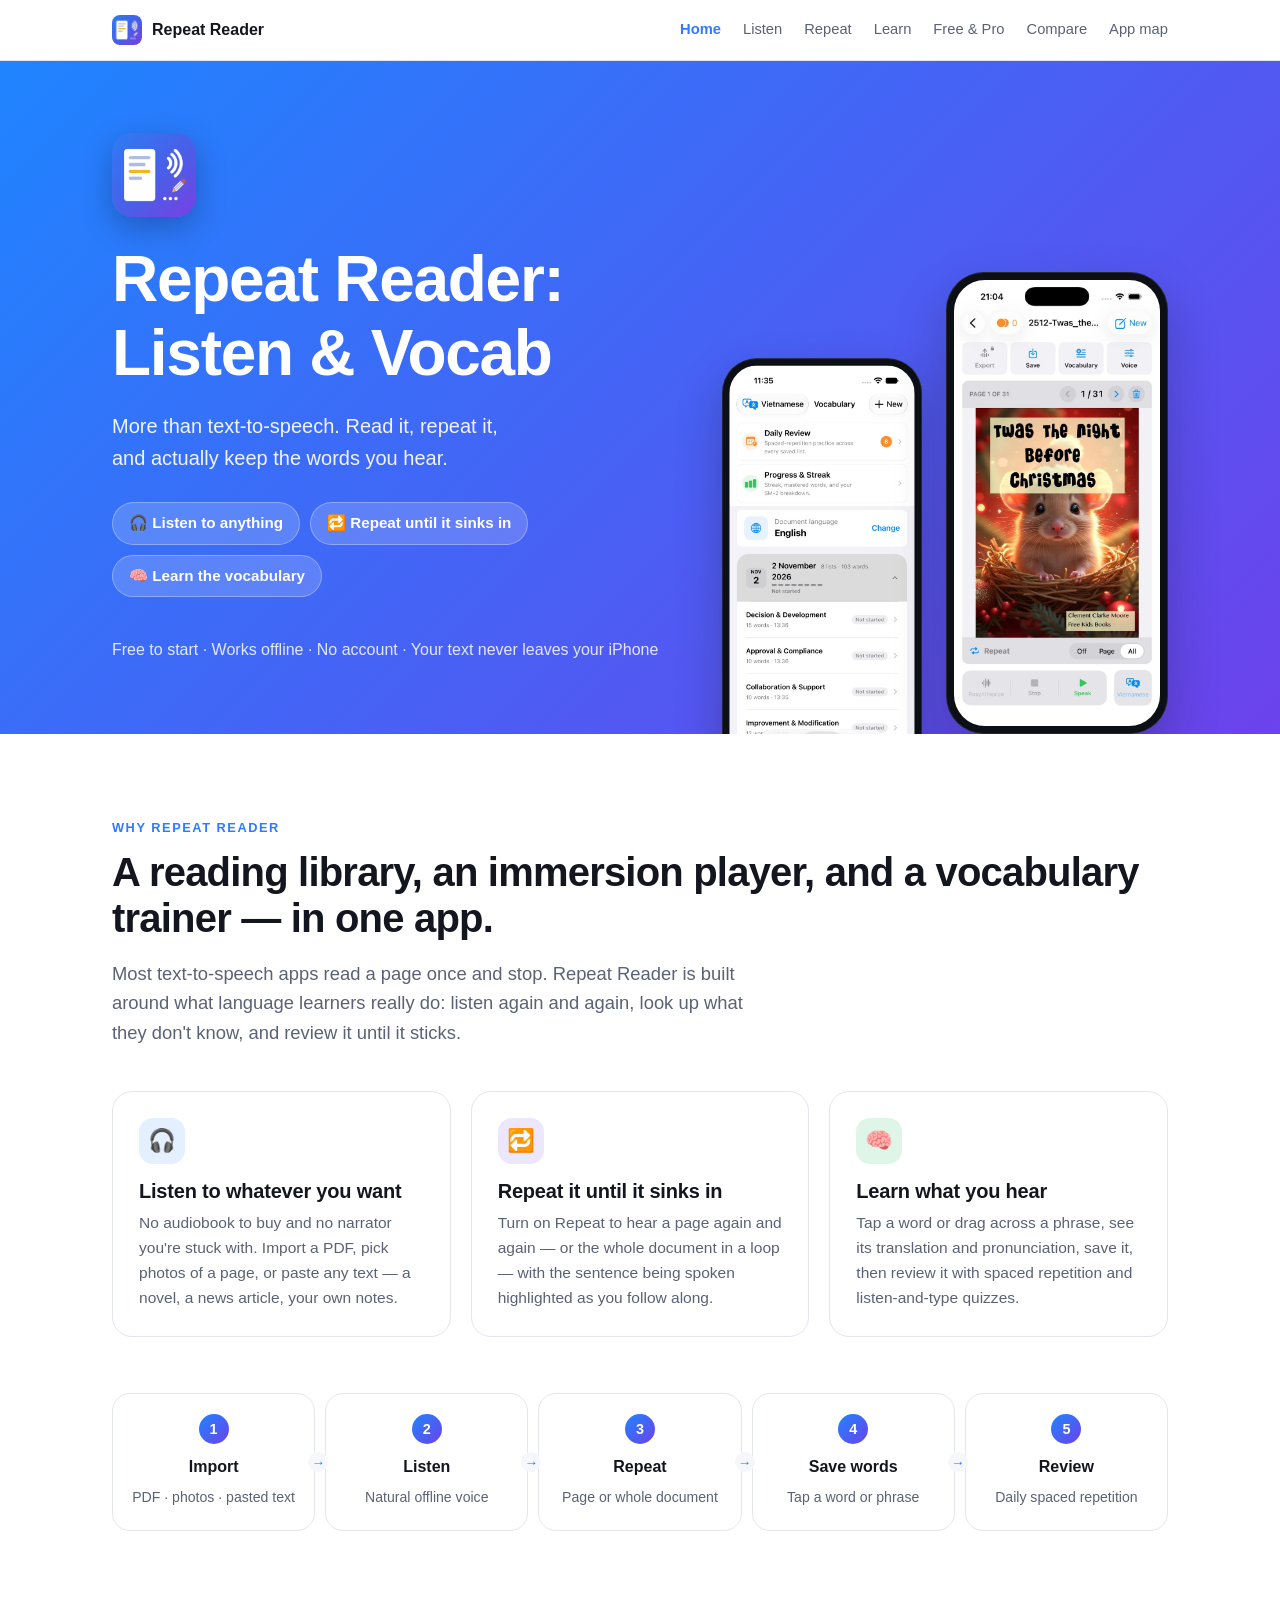
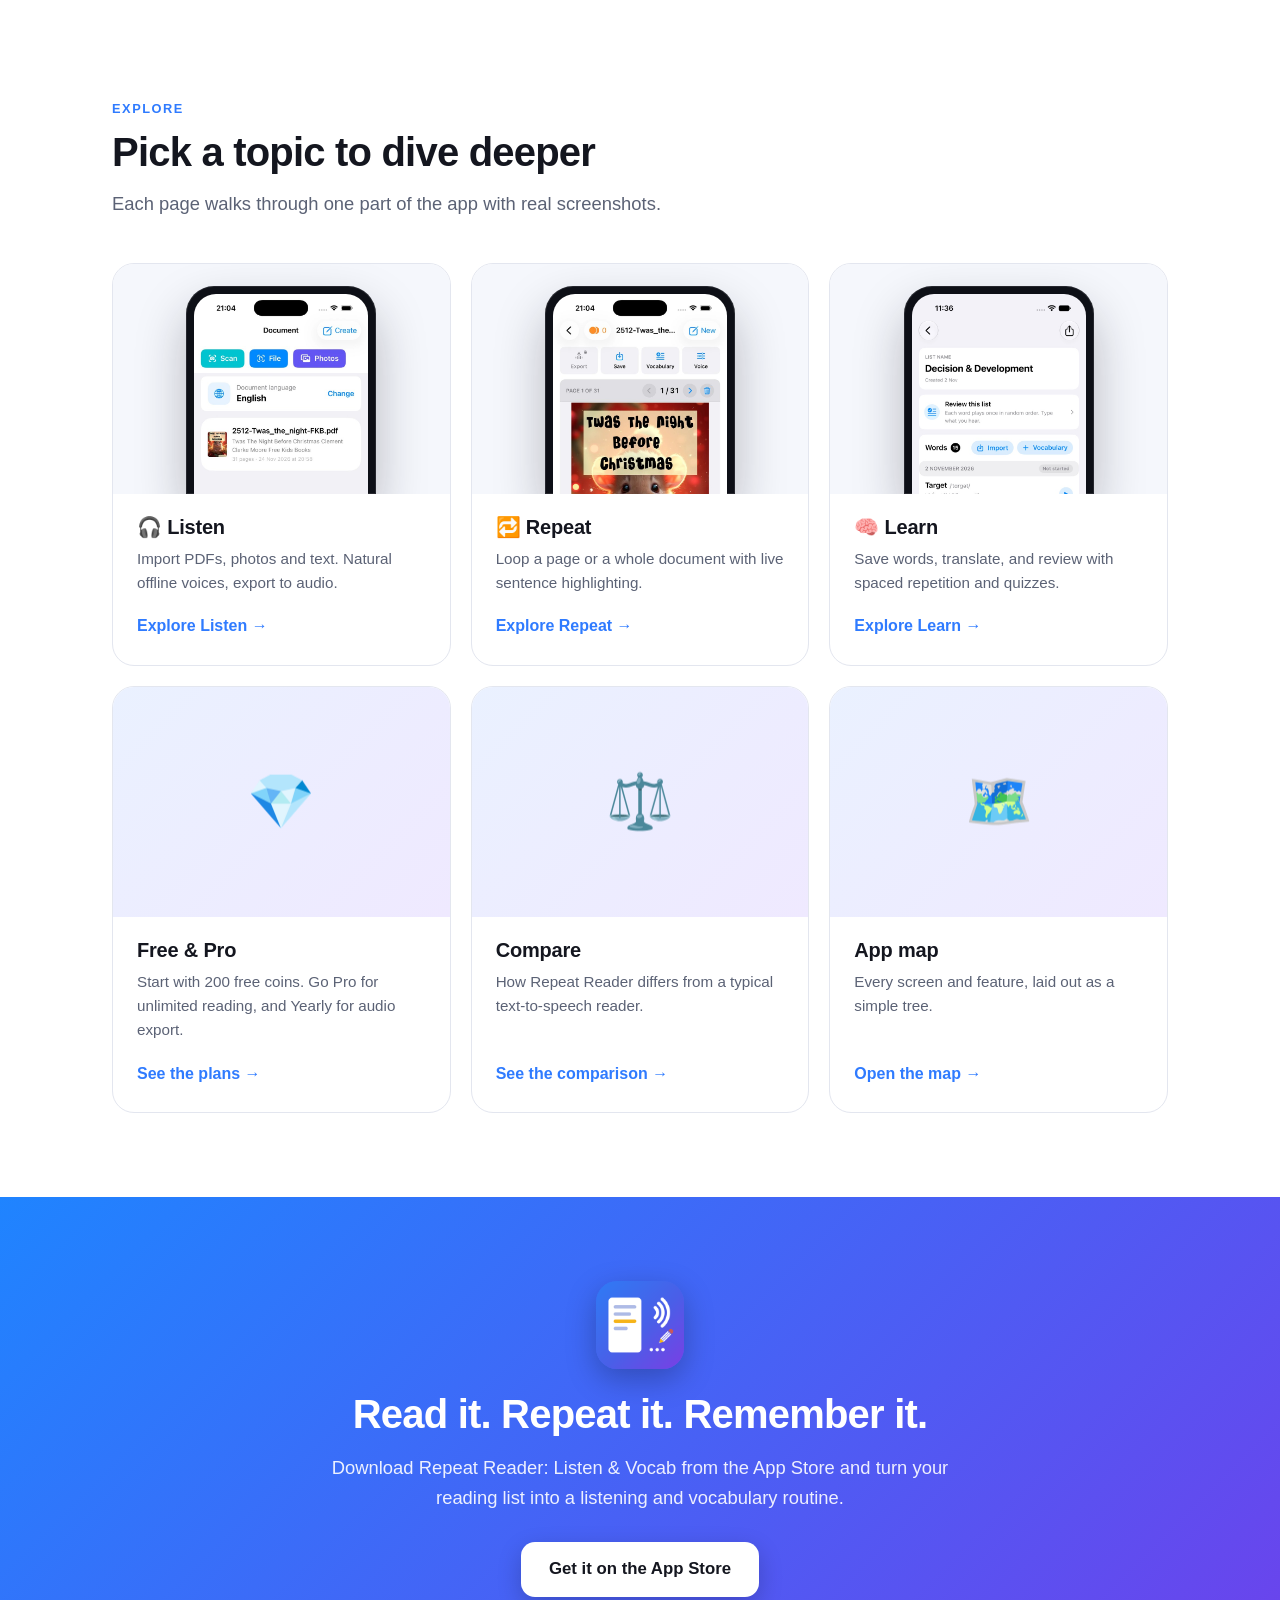
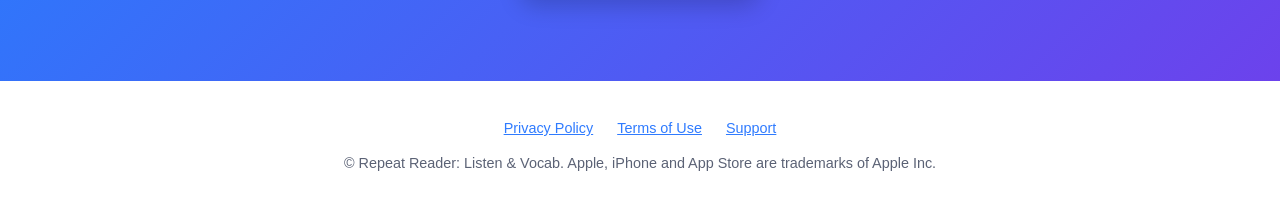
<file: RepeatReader/marketing/index.html>
<!doctype html>
<html lang="en">
<head>
  <meta charset="utf-8">
  <meta name="viewport" content="width=device-width, initial-scale=1">
  <title>Repeat Reader: Listen &amp; Vocab — Read, repeat, learn vocabulary</title>
  <meta name="description" content="More than text-to-speech. Listen to any PDF, photo or text with a natural offline voice, Repeat it until it sinks in, then translate, save and review the vocabulary you hear.">
  <link rel="stylesheet" href="style.css">
</head>
<body>

<nav>
  <div class="wrap">
    <a class="brand" href="index.html"><img src="images/icon.png" alt="Repeat Reader icon"> Repeat Reader</a>
    <ul>
      <li><a href="index.html" class="active" aria-current="page">Home</a></li>
      <li><a href="listen.html">Listen</a></li>
      <li><a href="repeat.html">Repeat</a></li>
      <li><a href="learn.html">Learn</a></li>
      <li><a href="pro.html">Free &amp; Pro</a></li>
      <li><a href="compare.html">Compare</a></li>
      <li><a href="map.html">App map</a></li>
    </ul>
  </div>
</nav>

<header class="hero">
  <div class="wrap hero-grid">
    <div style="padding-bottom:72px">
      <img class="icon" src="images/icon.png" alt="Repeat Reader app icon">
      <h1>Repeat Reader:<br>Listen &amp; Vocab</h1>
      <p class="sub">More than text-to-speech. Read it, repeat it, and actually keep the words you hear.</p>
      <div class="pillars">
        <span class="pill">🎧 Listen to anything</span>
        <span class="pill">🔁 Repeat until it sinks in</span>
        <span class="pill">🧠 Learn the vocabulary</span>
      </div>
      <p style="opacity:.85">Free to start · Works offline · No account · Your text never leaves your iPhone</p>
    </div>
    <div class="hero-phones">
      <div class="phone"><img src="images/vocab.jpg" alt="Vocabulary tab with Daily Review and saved lists"></div>
      <div class="phone"><img src="images/reader.jpg" alt="Reader with the Repeat control and the Speak button"></div>
    </div>
  </div>
</header>

<section>
  <div class="wrap">
    <div class="eyebrow">Why Repeat Reader</div>
    <h2>A reading library, an immersion player, and a vocabulary trainer — in one app.</h2>
    <p class="lead" style="margin-top:18px">Most text-to-speech apps read a page once and stop. Repeat Reader is built around what language learners really do: listen again and again, look up what they don't know, and review it until it sticks.</p>

    <div class="cards">
      <div class="card">
        <div class="ico i-blue">🎧</div>
        <h3>Listen to whatever you want</h3>
        <p>No audiobook to buy and no narrator you're stuck with. Import a PDF, pick photos of a page, or paste any text — a novel, a news article, your own notes.</p>
      </div>
      <div class="card">
        <div class="ico i-purple">🔁</div>
        <h3>Repeat it until it sinks in</h3>
        <p>Turn on Repeat to hear a page again and again — or the whole document in a loop — with the sentence being spoken highlighted as you follow along.</p>
      </div>
      <div class="card">
        <div class="ico i-green">🧠</div>
        <h3>Learn what you hear</h3>
        <p>Tap a word or drag across a phrase, see its translation and pronunciation, save it, then review it with spaced repetition and listen-and-type quizzes.</p>
      </div>
    </div>

    <div class="loop" style="margin-top:56px">
      <div class="step"><div class="n">1</div><b>Import</b><span>PDF · photos · pasted text</span></div>
      <div class="step"><div class="n">2</div><b>Listen</b><span>Natural offline voice</span></div>
      <div class="step"><div class="n">3</div><b>Repeat</b><span>Page or whole document</span></div>
      <div class="step"><div class="n">4</div><b>Save words</b><span>Tap a word or phrase</span></div>
      <div class="step"><div class="n">5</div><b>Review</b><span>Daily spaced repetition</span></div>
    </div>
  </div>
</section>

<section>
  <div class="wrap">
    <div class="eyebrow">Explore</div>
    <h2>Pick a topic to dive deeper</h2>
    <p class="lead" style="margin-top:14px">Each page walks through one part of the app with real screenshots.</p>
    <div class="explore">
      <a class="tile" href="listen.html">
        <div class="thumb"><div class="phone"><img src="images/library.jpg" alt=""></div></div>
        <div class="body"><h3>🎧 Listen</h3><p>Import PDFs, photos and text. Natural offline voices, export to audio.</p><span class="go-link">Explore Listen →</span></div>
      </a>
      <a class="tile" href="repeat.html">
        <div class="thumb"><div class="phone"><img src="images/reader.jpg" alt=""></div></div>
        <div class="body"><h3>🔁 Repeat</h3><p>Loop a page or a whole document with live sentence highlighting.</p><span class="go-link">Explore Repeat →</span></div>
      </a>
      <a class="tile" href="learn.html">
        <div class="thumb"><div class="phone"><img src="images/list.jpg" alt=""></div></div>
        <div class="body"><h3>🧠 Learn</h3><p>Save words, translate, and review with spaced repetition and quizzes.</p><span class="go-link">Explore Learn →</span></div>
      </a>
      <a class="tile" href="pro.html">
        <div class="thumb plain">💎</div>
        <div class="body"><h3>Free &amp; Pro</h3><p>Start with 200 free coins. Go Pro for unlimited reading, and Yearly for audio export.</p><span class="go-link">See the plans →</span></div>
      </a>
      <a class="tile" href="compare.html">
        <div class="thumb plain">⚖️</div>
        <div class="body"><h3>Compare</h3><p>How Repeat Reader differs from a typical text-to-speech reader.</p><span class="go-link">See the comparison →</span></div>
      </a>
      <a class="tile" href="map.html">
        <div class="thumb plain">🗺️</div>
        <div class="body"><h3>App map</h3><p>Every screen and feature, laid out as a simple tree.</p><span class="go-link">Open the map →</span></div>
      </a>
    </div>
  </div>
</section>


<section class="cta">
  <div class="wrap">
    <img src="images/icon.png" alt="" style="width:88px;height:88px;border-radius:21px;margin:0 auto 22px;box-shadow:0 10px 30px rgba(0,0,0,.25)">
    <h2>Read it. Repeat it. Remember it.</h2>
    <p class="lead">Download Repeat Reader: Listen &amp; Vocab from the App Store and turn your reading list into a listening and vocabulary routine.</p>
    <a class="store" href="https://apps.apple.com/vn/app/repeat-reader-listen-vocab/id6798490565">Get it on the App Store</a>
  </div>
</section>

<footer>
  <div class="wrap">
    <p>
      <a href="https://chungmai.github.io/Documents/RepeatReader/privacy.html">Privacy Policy</a>
      <a href="https://chungmai.github.io/Documents/RepeatReader/terms.html">Terms of Use</a>
      <a href="mailto:maihuuchung@gmail.com">Support</a>
    </p>
    <p style="margin-top:12px">© Repeat Reader: Listen &amp; Vocab. Apple, iPhone and App Store are trademarks of Apple Inc.</p>
  </div>
</footer>

</body>
</html>
</file>
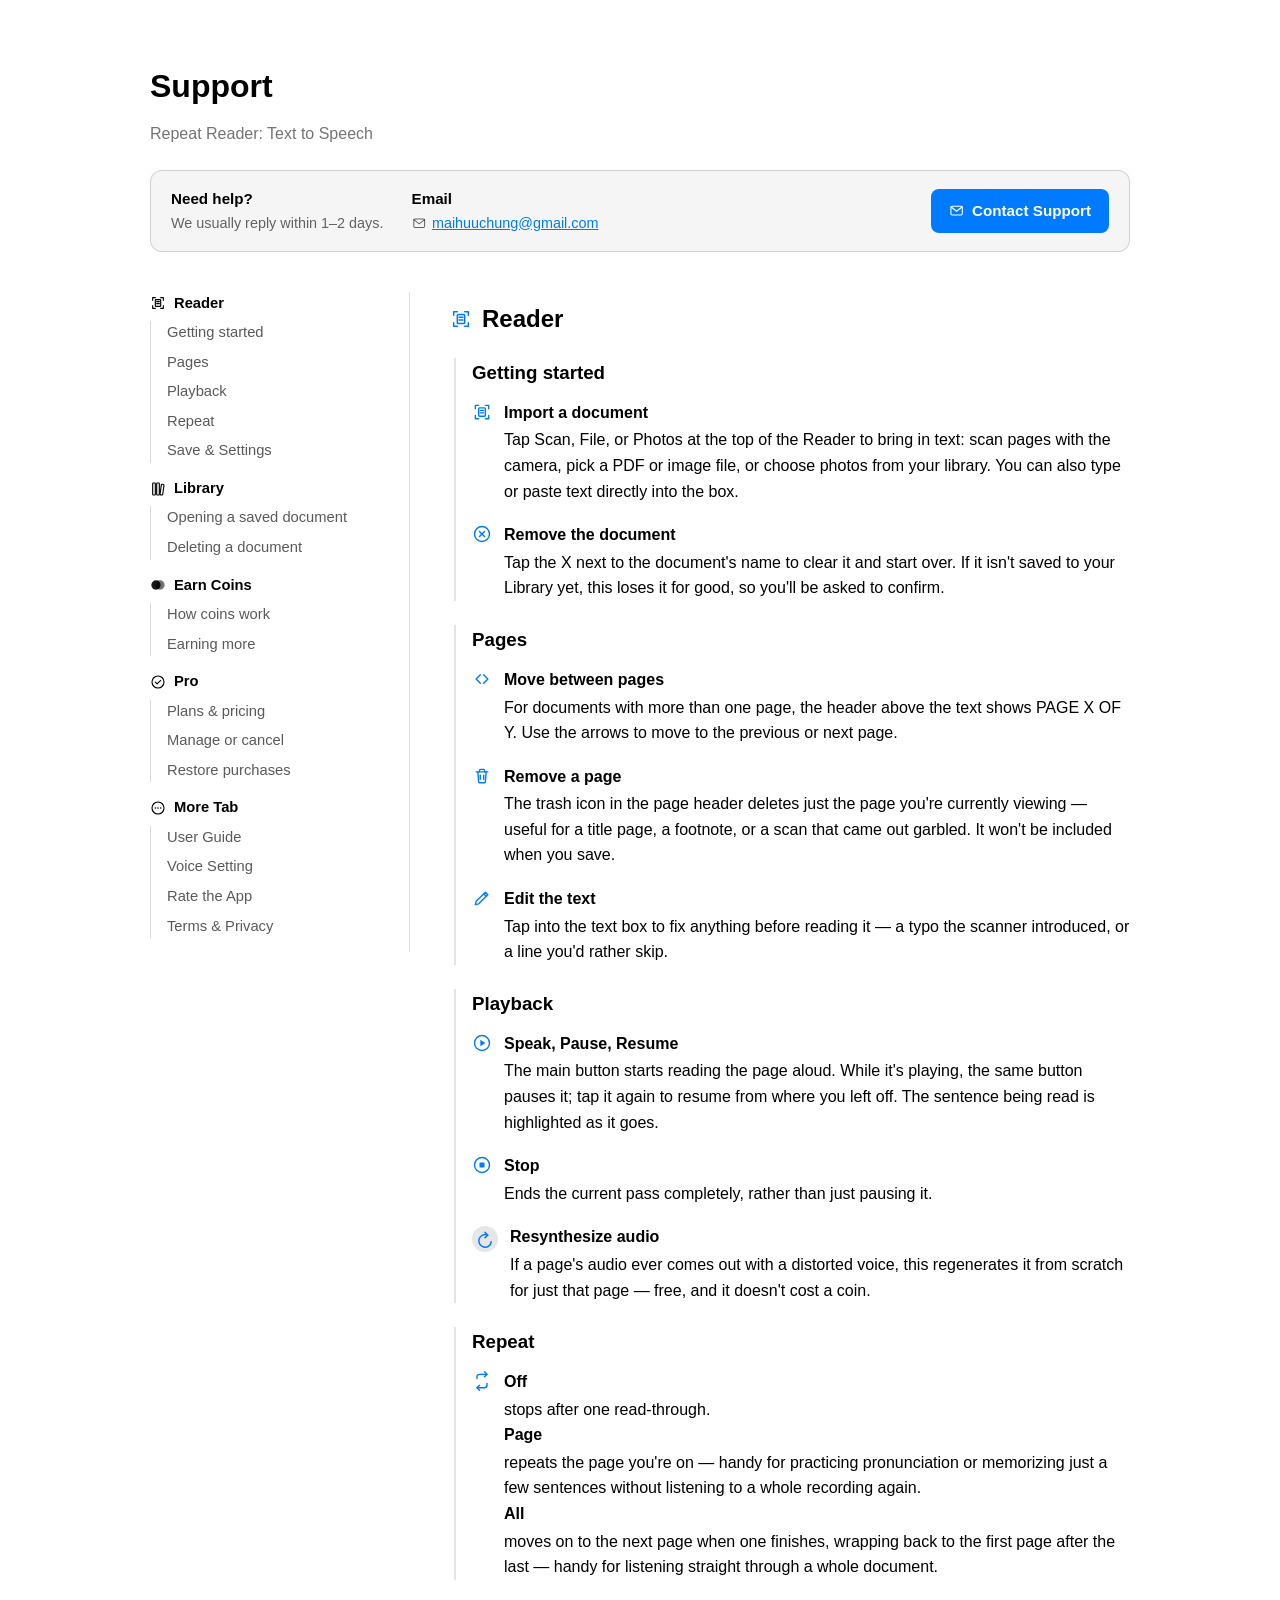
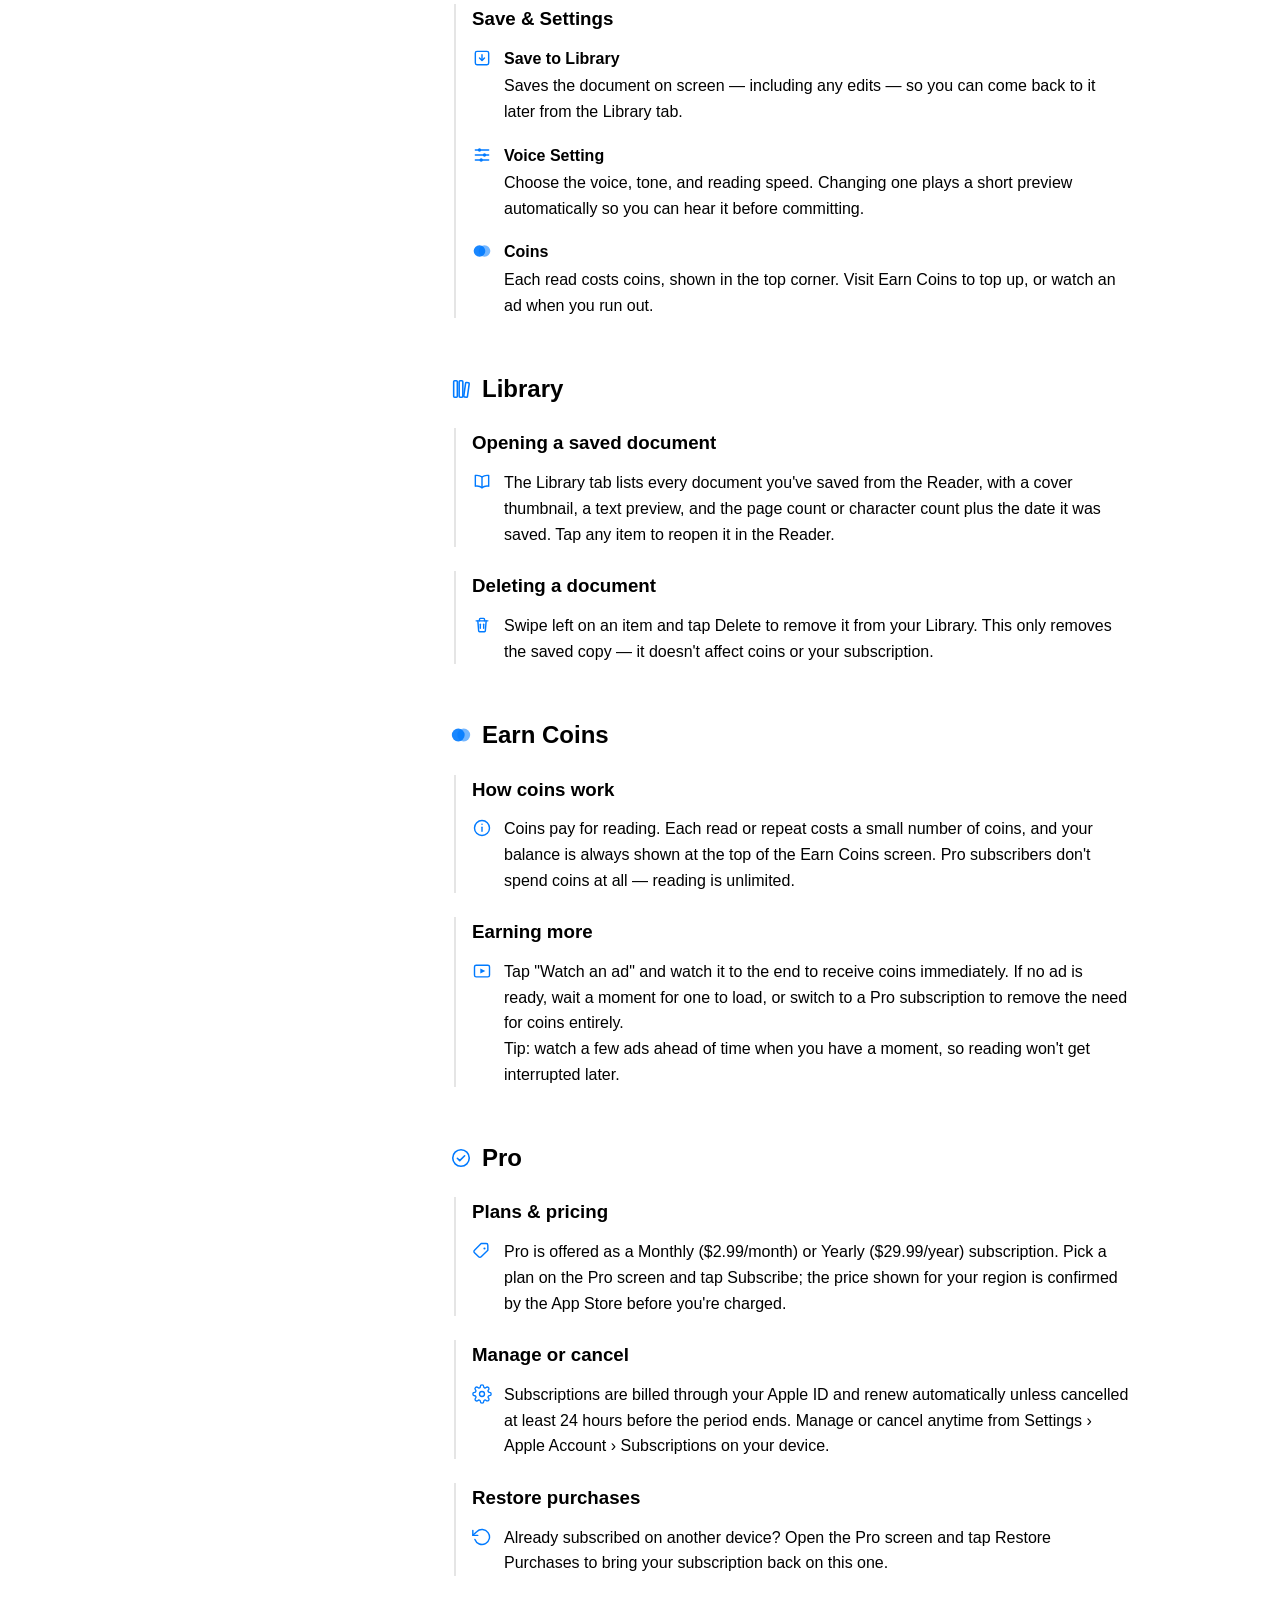
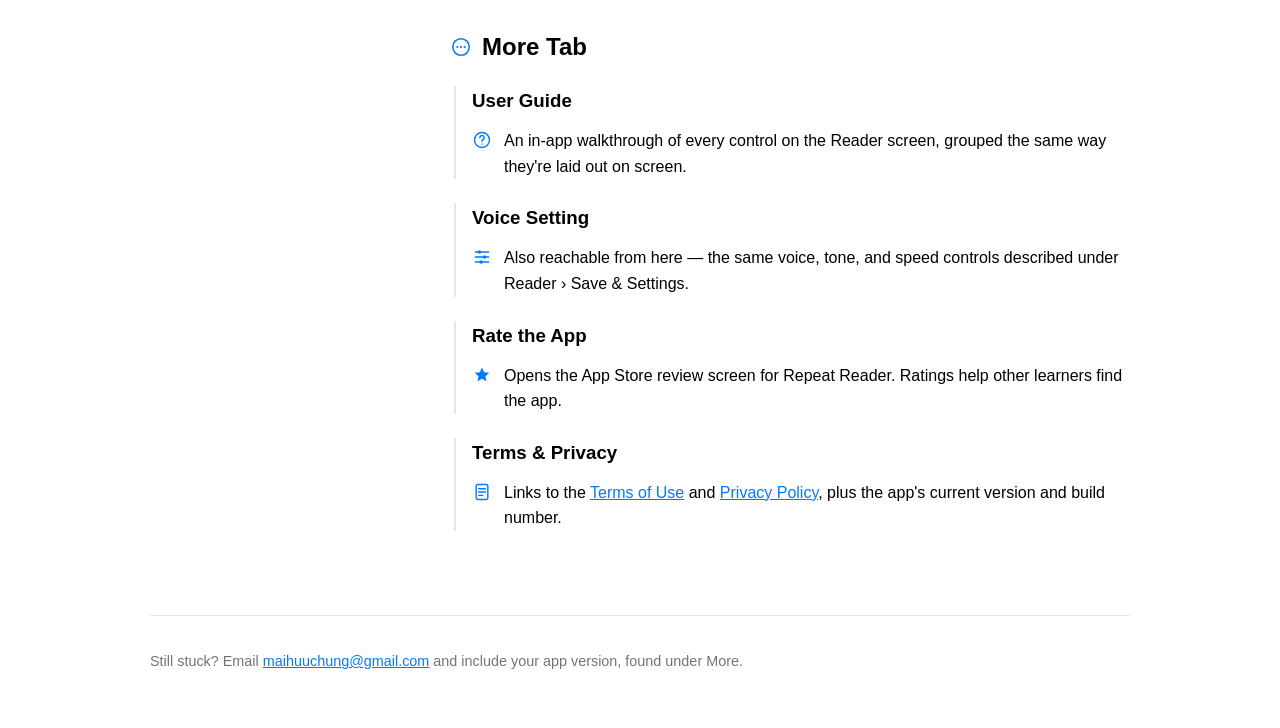
<file: EngTextToSpeech/support.html>
<!doctype html>
<html lang="en">
<head>
  <meta charset="utf-8">
  <meta name="viewport" content="width=device-width, initial-scale=1">
  <title>Support - Repeat Reader: Text to Speech</title>
  <style>
    :root {
      color-scheme: light dark;
      font-family: -apple-system, BlinkMacSystemFont, "Segoe UI", sans-serif;
      line-height: 1.6;
    }

    * {
      box-sizing: border-box;
    }

    body {
      margin: 0;
      padding: 40px 20px;
      background: Canvas;
      color: CanvasText;
    }

    a {
      color: #007aff;
    }

    .wrap {
      max-width: 980px;
      margin: 0 auto;
    }

    h1 {
      margin-bottom: 8px;
    }

    .tagline {
      color: color-mix(in srgb, CanvasText 55%, transparent);
      margin-top: 0;
    }

    /* Contact card — intentionally placed right under the title, above the guide. */
    .contact {
      display: flex;
      flex-wrap: wrap;
      gap: 12px 28px;
      align-items: center;
      margin: 24px 0 40px;
      padding: 16px 20px;
      border: 1px solid color-mix(in srgb, CanvasText 15%, transparent);
      border-radius: 12px;
      background: color-mix(in srgb, CanvasText 4%, transparent);
    }

    .contact strong {
      display: block;
      font-size: 0.95em;
    }

    .contact .value {
      display: flex;
      align-items: center;
      gap: 6px;
      color: color-mix(in srgb, CanvasText 60%, transparent);
      font-size: 0.9em;
    }

    .contact a.button {
      margin-left: auto;
      display: inline-flex;
      align-items: center;
      gap: 8px;
      background: #007aff;
      color: white;
      text-decoration: none;
      padding: 10px 18px;
      border-radius: 8px;
      font-weight: 600;
      font-size: 0.95em;
    }

    /* Icons — line style approximating the SF Symbols used in the app, accent-colored like
       the app's `.foregroundStyle(.blue)` guide icons. */
    .icon {
      width: 1em;
      height: 1em;
      display: inline-block;
      vertical-align: -0.15em;
      flex-shrink: 0;
    }

    .icon-accent {
      color: #007aff;
    }

    /* Round chip background behind an icon, like iOS's reload/refresh button. */
    .icon-badge {
      display: inline-flex;
      align-items: center;
      justify-content: center;
      width: 26px;
      height: 26px;
      border-radius: 50%;
      background: color-mix(in srgb, CanvasText 10%, Canvas 90%);
      flex-shrink: 0;
      margin-top: 2px;
    }

    .icon-badge .icon {
      width: 15px;
      height: 15px;
      margin-top: 0;
    }

    .section-title {
      display: flex;
      align-items: center;
      gap: 10px;
    }

    .section-title .icon {
      width: 22px;
      height: 22px;
    }

    nav.tree .icon {
      width: 16px;
      height: 16px;
    }

    .row {
      display: flex;
      gap: 12px;
      align-items: flex-start;
      margin-bottom: 18px;
    }

    .row .icon {
      width: 20px;
      height: 20px;
      margin-top: 2px;
    }

    .row-content strong {
      display: block;
      margin-bottom: 2px;
    }

    .row-content p {
      margin: 0;
    }

    .layout {
      display: grid;
      grid-template-columns: 260px 1fr;
      gap: 40px;
      align-items: start;
    }

    /* Tree navigation */
    nav.tree {
      position: sticky;
      top: 24px;
      font-size: 0.92em;
      border-right: 1px solid color-mix(in srgb, CanvasText 12%, transparent);
      padding-right: 20px;
    }

    nav.tree ul {
      list-style: none;
      margin: 0;
      padding-left: 0;
    }

    nav.tree > ul > li {
      margin-bottom: 14px;
    }

    nav.tree > ul > li > a {
      display: flex;
      align-items: center;
      gap: 8px;
      font-weight: 600;
      text-decoration: none;
      color: CanvasText;
    }

    nav.tree ul ul {
      margin-top: 6px;
      padding-left: 16px;
      border-left: 1px solid color-mix(in srgb, CanvasText 15%, transparent);
    }

    nav.tree ul ul li {
      margin: 6px 0;
    }

    nav.tree ul ul a {
      text-decoration: none;
      color: color-mix(in srgb, CanvasText 65%, transparent);
    }

    nav.tree a:hover {
      color: #007aff;
    }

    main h2 {
      margin-top: 0;
      padding-top: 8px;
      scroll-margin-top: 20px;
    }

    main section {
      margin-bottom: 44px;
    }

    main section section {
      margin-bottom: 24px;
      margin-left: 4px;
      padding-left: 16px;
      border-left: 2px solid color-mix(in srgb, CanvasText 10%, transparent);
    }

    main h3 {
      scroll-margin-top: 20px;
      margin-bottom: 12px;
    }

    footer {
      margin-top: 40px;
      padding-top: 20px;
      border-top: 1px solid color-mix(in srgb, CanvasText 12%, transparent);
      font-size: 0.9em;
      color: color-mix(in srgb, CanvasText 55%, transparent);
    }

    @media (max-width: 720px) {
      .layout {
        grid-template-columns: 1fr;
      }

      nav.tree {
        position: static;
        border-right: none;
        border-bottom: 1px solid color-mix(in srgb, CanvasText 15%, transparent);
        padding-right: 0;
        padding-bottom: 16px;
        margin-bottom: 8px;
      }

      .contact a.button {
        margin-left: 0;
      }
    }
  </style>
</head>
<body>
  <!-- Icon sprite — hand-drawn line icons approximating the SF Symbols used throughout the app. -->
  <svg style="display:none" aria-hidden="true">
    <defs>
      <symbol id="i-doc-scan" viewBox="0 0 24 24" fill="none" stroke="currentColor" stroke-width="1.7" stroke-linecap="round" stroke-linejoin="round">
        <path d="M4 4h4M4 4v4M20 4h-4M20 4v4M4 20h4M4 20v-4M20 20h-4M20 20v-4"/>
        <rect x="8" y="7" width="8" height="10" rx="1"/>
        <line x1="10" y1="10" x2="14" y2="10"/>
        <line x1="10" y1="13" x2="14" y2="13"/>
      </symbol>
      <symbol id="i-x-circle" viewBox="0 0 24 24" fill="none" stroke="currentColor" stroke-width="1.7" stroke-linecap="round" stroke-linejoin="round">
        <circle cx="12" cy="12" r="9"/>
        <line x1="9" y1="9" x2="15" y2="15"/>
        <line x1="15" y1="9" x2="9" y2="15"/>
      </symbol>
      <symbol id="i-chevron-lr" viewBox="0 0 24 24" fill="none" stroke="currentColor" stroke-width="1.7" stroke-linecap="round" stroke-linejoin="round">
        <path d="M10 7l-5 5 5 5"/>
        <path d="M14 7l5 5-5 5"/>
      </symbol>
      <symbol id="i-trash" viewBox="0 0 24 24" fill="none" stroke="currentColor" stroke-width="1.7" stroke-linecap="round" stroke-linejoin="round">
        <path d="M5 7h14"/>
        <path d="M9 7V5a1 1 0 0 1 1-1h4a1 1 0 0 1 1 1v2"/>
        <path d="M7 7l1 12a1 1 0 0 0 1 1h6a1 1 0 0 0 1-1l1-12"/>
        <line x1="10" y1="11" x2="10" y2="16"/>
        <line x1="14" y1="11" x2="14" y2="16"/>
      </symbol>
      <symbol id="i-pencil" viewBox="0 0 24 24" fill="none" stroke="currentColor" stroke-width="1.7" stroke-linecap="round" stroke-linejoin="round">
        <path d="M4 20l1-4L16 5l3 3L8 19l-4 1z"/>
        <line x1="14" y1="7" x2="17" y2="10"/>
      </symbol>
      <symbol id="i-play" viewBox="0 0 24 24" fill="none" stroke="currentColor" stroke-width="1.7" stroke-linecap="round" stroke-linejoin="round">
        <circle cx="12" cy="12" r="9"/>
        <path d="M10 8l6 4-6 4V8z" fill="currentColor" stroke="none"/>
      </symbol>
      <symbol id="i-stop" viewBox="0 0 24 24" fill="none" stroke="currentColor" stroke-width="1.7" stroke-linecap="round" stroke-linejoin="round">
        <circle cx="12" cy="12" r="9"/>
        <rect x="9" y="9" width="6" height="6" rx="1" fill="currentColor" stroke="none"/>
      </symbol>
      <symbol id="i-refresh" viewBox="0 0 24 24" fill="none" stroke="currentColor" stroke-width="1.8" stroke-linecap="round" stroke-linejoin="round">
        <path d="M15.3 6.3a7.5 7.5 0 1 0 4.2 7.7"/>
        <polyline points="12,2.8 15.3,6.3 12,9.2"/>
      </symbol>
      <symbol id="i-repeat" viewBox="0 0 24 24" fill="none" stroke="currentColor" stroke-width="1.7" stroke-linecap="round" stroke-linejoin="round">
        <path d="M6 9V7a3 3 0 0 1 3-3h9"/>
        <path d="M15 1l3 3-3 3"/>
        <path d="M18 15v2a3 3 0 0 1-3 3H6"/>
        <path d="M9 23l-3-3 3-3"/>
      </symbol>
      <symbol id="i-save" viewBox="0 0 24 24" fill="none" stroke="currentColor" stroke-width="1.7" stroke-linecap="round" stroke-linejoin="round">
        <rect x="4" y="4" width="16" height="16" rx="2"/>
        <line x1="12" y1="8" x2="12" y2="14"/>
        <path d="M9 12l3 3 3-3"/>
      </symbol>
      <symbol id="i-sliders" viewBox="0 0 24 24" fill="none" stroke="currentColor" stroke-width="1.7" stroke-linecap="round" stroke-linejoin="round">
        <line x1="4" y1="6" x2="20" y2="6"/>
        <circle cx="9" cy="6" r="2" fill="currentColor" stroke="none"/>
        <line x1="4" y1="12" x2="20" y2="12"/>
        <circle cx="15" cy="12" r="2" fill="currentColor" stroke="none"/>
        <line x1="4" y1="18" x2="20" y2="18"/>
        <circle cx="11" cy="18" r="2" fill="currentColor" stroke="none"/>
      </symbol>
      <symbol id="i-coin" viewBox="0 0 24 24" fill="currentColor" stroke="none">
        <circle cx="9" cy="12" r="7" opacity="0.9"/>
        <circle cx="15" cy="12" r="7" opacity="0.55"/>
      </symbol>
      <symbol id="i-books" viewBox="0 0 24 24" fill="none" stroke="currentColor" stroke-width="1.7" stroke-linecap="round" stroke-linejoin="round">
        <rect x="4" y="3" width="4" height="18" rx="1"/>
        <rect x="10" y="3" width="4" height="18" rx="1"/>
        <rect x="16" y="5" width="4" height="16" rx="1" transform="rotate(8 18 13)"/>
      </symbol>
      <symbol id="i-book-open" viewBox="0 0 24 24" fill="none" stroke="currentColor" stroke-width="1.7" stroke-linecap="round" stroke-linejoin="round">
        <path d="M12 6c-1.5-1.2-3.5-2-6-2-1 0-1.7.1-2 .2V17c.3-.1 1-.2 2-.2 2.5 0 4.5.8 6 2 1.5-1.2 3.5-2 6-2 1 0 1.7.1 2 .2V4.2c-.3-.1-1-.2-2-.2-2.5 0-4.5.8-6 2z"/>
        <line x1="12" y1="6" x2="12" y2="19"/>
      </symbol>
      <symbol id="i-play-rect" viewBox="0 0 24 24" fill="none" stroke="currentColor" stroke-width="1.7" stroke-linecap="round" stroke-linejoin="round">
        <rect x="3" y="5" width="18" height="14" rx="2"/>
        <path d="M10 9l6 3-6 3V9z" fill="currentColor" stroke="none"/>
      </symbol>
      <symbol id="i-info" viewBox="0 0 24 24" fill="none" stroke="currentColor" stroke-width="1.7" stroke-linecap="round" stroke-linejoin="round">
        <circle cx="12" cy="12" r="9"/>
        <line x1="12" y1="11" x2="12" y2="16"/>
        <circle cx="12" cy="7.5" r="0.9" fill="currentColor" stroke="none"/>
      </symbol>
      <symbol id="i-seal-check" viewBox="0 0 24 24" fill="none" stroke="currentColor" stroke-width="1.7" stroke-linecap="round" stroke-linejoin="round">
        <circle cx="12" cy="12" r="9"/>
        <path d="M8 12.3l2.6 2.6L16 9.5"/>
      </symbol>
      <symbol id="i-tag" viewBox="0 0 24 24" fill="none" stroke="currentColor" stroke-width="1.7" stroke-linecap="round" stroke-linejoin="round">
        <path d="M3 11l8-8h6a2 2 0 0 1 2 2v6l-8 8a2 2 0 0 1-3 0l-5-5a2 2 0 0 1 0-3z"/>
        <circle cx="15" cy="9" r="1.3" fill="currentColor" stroke="none"/>
      </symbol>
      <symbol id="i-gear" viewBox="0 0 24 24" fill="none" stroke="currentColor" stroke-width="1.6" stroke-linecap="round" stroke-linejoin="round">
        <circle cx="12" cy="12" r="3"/>
        <path d="M19.4 15a1.65 1.65 0 0 0 .33 1.82l.06.06a2 2 0 1 1-2.83 2.83l-.06-.06a1.65 1.65 0 0 0-1.82-.33 1.65 1.65 0 0 0-1 1.51V21a2 2 0 0 1-4 0v-.09A1.65 1.65 0 0 0 9 19.4a1.65 1.65 0 0 0-1.82.33l-.06.06a2 2 0 1 1-2.83-2.83l.06-.06a1.65 1.65 0 0 0 .33-1.82 1.65 1.65 0 0 0-1.51-1H3a2 2 0 0 1 0-4h.09A1.65 1.65 0 0 0 4.6 9a1.65 1.65 0 0 0-.33-1.82l-.06-.06a2 2 0 1 1 2.83-2.83l.06.06a1.65 1.65 0 0 0 1.82.33H9a1.65 1.65 0 0 0 1-1.51V3a2 2 0 0 1 4 0v.09a1.65 1.65 0 0 0 1 1.51 1.65 1.65 0 0 0 1.82-.33l.06-.06a2 2 0 1 1 2.83 2.83l-.06.06a1.65 1.65 0 0 0-.33 1.82V9a1.65 1.65 0 0 0 1.51 1H21a2 2 0 0 1 0 4h-.09a1.65 1.65 0 0 0-1.51 1z"/>
      </symbol>
      <symbol id="i-restore" viewBox="0 0 24 24" fill="none" stroke="currentColor" stroke-width="1.7" stroke-linecap="round" stroke-linejoin="round">
        <path d="M1 4v6h6"/>
        <path d="M3.51 15a9 9 0 1 0 2.13-9.36L1 10"/>
      </symbol>
      <symbol id="i-more" viewBox="0 0 24 24" fill="none" stroke="currentColor" stroke-width="1.7" stroke-linecap="round" stroke-linejoin="round">
        <circle cx="12" cy="12" r="9"/>
        <circle cx="8" cy="12" r="1.2" fill="currentColor" stroke="none"/>
        <circle cx="12" cy="12" r="1.2" fill="currentColor" stroke="none"/>
        <circle cx="16" cy="12" r="1.2" fill="currentColor" stroke="none"/>
      </symbol>
      <symbol id="i-help" viewBox="0 0 24 24" fill="none" stroke="currentColor" stroke-width="1.7" stroke-linecap="round" stroke-linejoin="round">
        <circle cx="12" cy="12" r="9"/>
        <path d="M9.3 9.2a2.7 2.7 0 1 1 3.8 2.5c-.9.4-1.1 1-1.1 1.8"/>
        <circle cx="12" cy="16.7" r="0.9" fill="currentColor" stroke="none"/>
      </symbol>
      <symbol id="i-star" viewBox="0 0 24 24" fill="currentColor" stroke="none">
        <path d="M12 3l2.6 5.6 6 .7-4.4 4.1 1.2 6-5.4-3-5.4 3 1.2-6-4.4-4.1 6-.7z"/>
      </symbol>
      <symbol id="i-doc-text" viewBox="0 0 24 24" fill="none" stroke="currentColor" stroke-width="1.7" stroke-linecap="round" stroke-linejoin="round">
        <rect x="5" y="3" width="14" height="18" rx="2"/>
        <line x1="8" y1="8" x2="16" y2="8"/>
        <line x1="8" y1="12" x2="16" y2="12"/>
        <line x1="8" y1="16" x2="13" y2="16"/>
      </symbol>
      <symbol id="i-mail" viewBox="0 0 24 24" fill="none" stroke="currentColor" stroke-width="1.7" stroke-linecap="round" stroke-linejoin="round">
        <rect x="3" y="5" width="18" height="14" rx="2"/>
        <path d="M3 6l9 7 9-7"/>
      </symbol>
    </defs>
  </svg>

  <div class="wrap">
    <h1>Support</h1>
    <p class="tagline">Repeat Reader: Text to Speech</p>

    <div class="contact">
      <div>
        <strong>Need help?</strong>
        <span class="value">We usually reply within 1–2 days.</span>
      </div>
      <div>
        <strong>Email</strong>
        <span class="value">
          <svg class="icon" aria-hidden="true"><use href="#i-mail"/></svg>
          <a href="mailto:maihuuchung@gmail.com">maihuuchung@gmail.com</a>
        </span>
      </div>
      <a class="button" href="mailto:maihuuchung@gmail.com?subject=Repeat%20Reader%20Support">
        <svg class="icon" aria-hidden="true"><use href="#i-mail"/></svg>
        Contact Support
      </a>
    </div>

    <div class="layout">
      <nav class="tree" aria-label="Support topics">
        <ul>
          <li>
            <a href="#reader"><svg class="icon" aria-hidden="true"><use href="#i-doc-scan"/></svg>Reader</a>
            <ul>
              <li><a href="#getting-started">Getting started</a></li>
              <li><a href="#pages">Pages</a></li>
              <li><a href="#playback">Playback</a></li>
              <li><a href="#repeat">Repeat</a></li>
              <li><a href="#save-settings">Save &amp; Settings</a></li>
            </ul>
          </li>
          <li>
            <a href="#library"><svg class="icon" aria-hidden="true"><use href="#i-books"/></svg>Library</a>
            <ul>
              <li><a href="#library-open">Opening a saved document</a></li>
              <li><a href="#library-delete">Deleting a document</a></li>
            </ul>
          </li>
          <li>
            <a href="#earn-coins"><svg class="icon" aria-hidden="true"><use href="#i-coin"/></svg>Earn Coins</a>
            <ul>
              <li><a href="#coins-how">How coins work</a></li>
              <li><a href="#coins-earn">Earning more</a></li>
            </ul>
          </li>
          <li>
            <a href="#pro"><svg class="icon" aria-hidden="true"><use href="#i-seal-check"/></svg>Pro</a>
            <ul>
              <li><a href="#pro-plans">Plans &amp; pricing</a></li>
              <li><a href="#pro-manage">Manage or cancel</a></li>
              <li><a href="#pro-restore">Restore purchases</a></li>
            </ul>
          </li>
          <li>
            <a href="#more-tab"><svg class="icon" aria-hidden="true"><use href="#i-more"/></svg>More Tab</a>
            <ul>
              <li><a href="#more-guide">User Guide</a></li>
              <li><a href="#more-voice">Voice Setting</a></li>
              <li><a href="#more-rate">Rate the App</a></li>
              <li><a href="#more-legal">Terms &amp; Privacy</a></li>
            </ul>
          </li>
        </ul>
      </nav>

      <main>
        <section id="reader">
          <h2 class="section-title"><svg class="icon icon-accent" aria-hidden="true"><use href="#i-doc-scan"/></svg>Reader</h2>

          <section id="getting-started">
            <h3>Getting started</h3>

            <div class="row">
              <svg class="icon icon-accent"><use href="#i-doc-scan"/></svg>
              <div class="row-content">
                <strong>Import a document</strong>
                <p>Tap Scan, File, or Photos at the top of the Reader to bring in text: scan pages with the camera, pick a PDF or image file, or choose photos from your library. You can also type or paste text directly into the box.</p>
              </div>
            </div>

            <div class="row">
              <svg class="icon icon-accent"><use href="#i-x-circle"/></svg>
              <div class="row-content">
                <strong>Remove the document</strong>
                <p>Tap the X next to the document's name to clear it and start over. If it isn't saved to your Library yet, this loses it for good, so you'll be asked to confirm.</p>
              </div>
            </div>
          </section>

          <section id="pages">
            <h3>Pages</h3>

            <div class="row">
              <svg class="icon icon-accent"><use href="#i-chevron-lr"/></svg>
              <div class="row-content">
                <strong>Move between pages</strong>
                <p>For documents with more than one page, the header above the text shows PAGE X OF Y. Use the arrows to move to the previous or next page.</p>
              </div>
            </div>

            <div class="row">
              <svg class="icon icon-accent"><use href="#i-trash"/></svg>
              <div class="row-content">
                <strong>Remove a page</strong>
                <p>The trash icon in the page header deletes just the page you're currently viewing — useful for a title page, a footnote, or a scan that came out garbled. It won't be included when you save.</p>
              </div>
            </div>

            <div class="row">
              <svg class="icon icon-accent"><use href="#i-pencil"/></svg>
              <div class="row-content">
                <strong>Edit the text</strong>
                <p>Tap into the text box to fix anything before reading it — a typo the scanner introduced, or a line you'd rather skip.</p>
              </div>
            </div>
          </section>

          <section id="playback">
            <h3>Playback</h3>

            <div class="row">
              <svg class="icon icon-accent"><use href="#i-play"/></svg>
              <div class="row-content">
                <strong>Speak, Pause, Resume</strong>
                <p>The main button starts reading the page aloud. While it's playing, the same button pauses it; tap it again to resume from where you left off. The sentence being read is highlighted as it goes.</p>
              </div>
            </div>

            <div class="row">
              <svg class="icon icon-accent"><use href="#i-stop"/></svg>
              <div class="row-content">
                <strong>Stop</strong>
                <p>Ends the current pass completely, rather than just pausing it.</p>
              </div>
            </div>

            <div class="row">
              <span class="icon-badge"><svg class="icon icon-accent"><use href="#i-refresh"/></svg></span>
              <div class="row-content">
                <strong>Resynthesize audio</strong>
                <p>If a page's audio ever comes out with a distorted voice, this regenerates it from scratch for just that page — free, and it doesn't cost a coin.</p>
              </div>
            </div>
          </section>

          <section id="repeat">
            <h3>Repeat</h3>

            <div class="row">
              <svg class="icon icon-accent"><use href="#i-repeat"/></svg>
              <div class="row-content">
                <p><strong>Off</strong> stops after one read-through. <strong>Page</strong> repeats the page you're on — handy for practicing pronunciation or memorizing just a few sentences without listening to a whole recording again. <strong>All</strong> moves on to the next page when one finishes, wrapping back to the first page after the last — handy for listening straight through a whole document.</p>
              </div>
            </div>
          </section>

          <section id="save-settings">
            <h3>Save &amp; Settings</h3>

            <div class="row">
              <svg class="icon icon-accent"><use href="#i-save"/></svg>
              <div class="row-content">
                <strong>Save to Library</strong>
                <p>Saves the document on screen — including any edits — so you can come back to it later from the Library tab.</p>
              </div>
            </div>

            <div class="row">
              <svg class="icon icon-accent"><use href="#i-sliders"/></svg>
              <div class="row-content">
                <strong>Voice Setting</strong>
                <p>Choose the voice, tone, and reading speed. Changing one plays a short preview automatically so you can hear it before committing.</p>
              </div>
            </div>

            <div class="row">
              <svg class="icon icon-accent"><use href="#i-coin"/></svg>
              <div class="row-content">
                <strong>Coins</strong>
                <p>Each read costs coins, shown in the top corner. Visit Earn Coins to top up, or watch an ad when you run out.</p>
              </div>
            </div>
          </section>
        </section>

        <section id="library">
          <h2 class="section-title"><svg class="icon icon-accent" aria-hidden="true"><use href="#i-books"/></svg>Library</h2>

          <section id="library-open">
            <h3>Opening a saved document</h3>
            <div class="row">
              <svg class="icon icon-accent"><use href="#i-book-open"/></svg>
              <div class="row-content">
                <p>The Library tab lists every document you've saved from the Reader, with a cover thumbnail, a text preview, and the page count or character count plus the date it was saved. Tap any item to reopen it in the Reader.</p>
              </div>
            </div>
          </section>

          <section id="library-delete">
            <h3>Deleting a document</h3>
            <div class="row">
              <svg class="icon icon-accent"><use href="#i-trash"/></svg>
              <div class="row-content">
                <p>Swipe left on an item and tap Delete to remove it from your Library. This only removes the saved copy — it doesn't affect coins or your subscription.</p>
              </div>
            </div>
          </section>
        </section>

        <section id="earn-coins">
          <h2 class="section-title"><svg class="icon icon-accent" aria-hidden="true"><use href="#i-coin"/></svg>Earn Coins</h2>

          <section id="coins-how">
            <h3>How coins work</h3>
            <div class="row">
              <svg class="icon icon-accent"><use href="#i-info"/></svg>
              <div class="row-content">
                <p>Coins pay for reading. Each read or repeat costs a small number of coins, and your balance is always shown at the top of the Earn Coins screen. Pro subscribers don't spend coins at all — reading is unlimited.</p>
              </div>
            </div>
          </section>

          <section id="coins-earn">
            <h3>Earning more</h3>
            <div class="row">
              <svg class="icon icon-accent"><use href="#i-play-rect"/></svg>
              <div class="row-content">
                <p>Tap "Watch an ad" and watch it to the end to receive coins immediately. If no ad is ready, wait a moment for one to load, or switch to a Pro subscription to remove the need for coins entirely.</p>
                <p>Tip: watch a few ads ahead of time when you have a moment, so reading won't get interrupted later.</p>
              </div>
            </div>
          </section>
        </section>

        <section id="pro">
          <h2 class="section-title"><svg class="icon icon-accent" aria-hidden="true"><use href="#i-seal-check"/></svg>Pro</h2>

          <section id="pro-plans">
            <h3>Plans &amp; pricing</h3>
            <div class="row">
              <svg class="icon icon-accent"><use href="#i-tag"/></svg>
              <div class="row-content">
                <p>Pro is offered as a Monthly ($2.99/month) or Yearly ($29.99/year) subscription. Pick a plan on the Pro screen and tap Subscribe; the price shown for your region is confirmed by the App Store before you're charged.</p>
              </div>
            </div>
          </section>

          <section id="pro-manage">
            <h3>Manage or cancel</h3>
            <div class="row">
              <svg class="icon icon-accent"><use href="#i-gear"/></svg>
              <div class="row-content">
                <p>Subscriptions are billed through your Apple ID and renew automatically unless cancelled at least 24 hours before the period ends. Manage or cancel anytime from Settings › Apple Account › Subscriptions on your device.</p>
              </div>
            </div>
          </section>

          <section id="pro-restore">
            <h3>Restore purchases</h3>
            <div class="row">
              <svg class="icon icon-accent"><use href="#i-restore"/></svg>
              <div class="row-content">
                <p>Already subscribed on another device? Open the Pro screen and tap Restore Purchases to bring your subscription back on this one.</p>
              </div>
            </div>
          </section>
        </section>

        <section id="more-tab">
          <h2 class="section-title"><svg class="icon icon-accent" aria-hidden="true"><use href="#i-more"/></svg>More Tab</h2>

          <section id="more-guide">
            <h3>User Guide</h3>
            <div class="row">
              <svg class="icon icon-accent"><use href="#i-help"/></svg>
              <div class="row-content">
                <p>An in-app walkthrough of every control on the Reader screen, grouped the same way they're laid out on screen.</p>
              </div>
            </div>
          </section>

          <section id="more-voice">
            <h3>Voice Setting</h3>
            <div class="row">
              <svg class="icon icon-accent"><use href="#i-sliders"/></svg>
              <div class="row-content">
                <p>Also reachable from here — the same voice, tone, and speed controls described under Reader › Save &amp; Settings.</p>
              </div>
            </div>
          </section>

          <section id="more-rate">
            <h3>Rate the App</h3>
            <div class="row">
              <svg class="icon icon-accent"><use href="#i-star"/></svg>
              <div class="row-content">
                <p>Opens the App Store review screen for Repeat Reader. Ratings help other learners find the app.</p>
              </div>
            </div>
          </section>

          <section id="more-legal">
            <h3>Terms &amp; Privacy</h3>
            <div class="row">
              <svg class="icon icon-accent"><use href="#i-doc-text"/></svg>
              <div class="row-content">
                <p>Links to the <a href="./terms.html">Terms of Use</a> and <a href="./privacy.html">Privacy Policy</a>, plus the app's current version and build number.</p>
              </div>
            </div>
          </section>
        </section>
      </main>
    </div>

    <footer>
      <p>Still stuck? Email <a href="mailto:maihuuchung@gmail.com">maihuuchung@gmail.com</a> and include your app version, found under More.</p>
    </footer>
  </div>
</body>
</html>
</file>
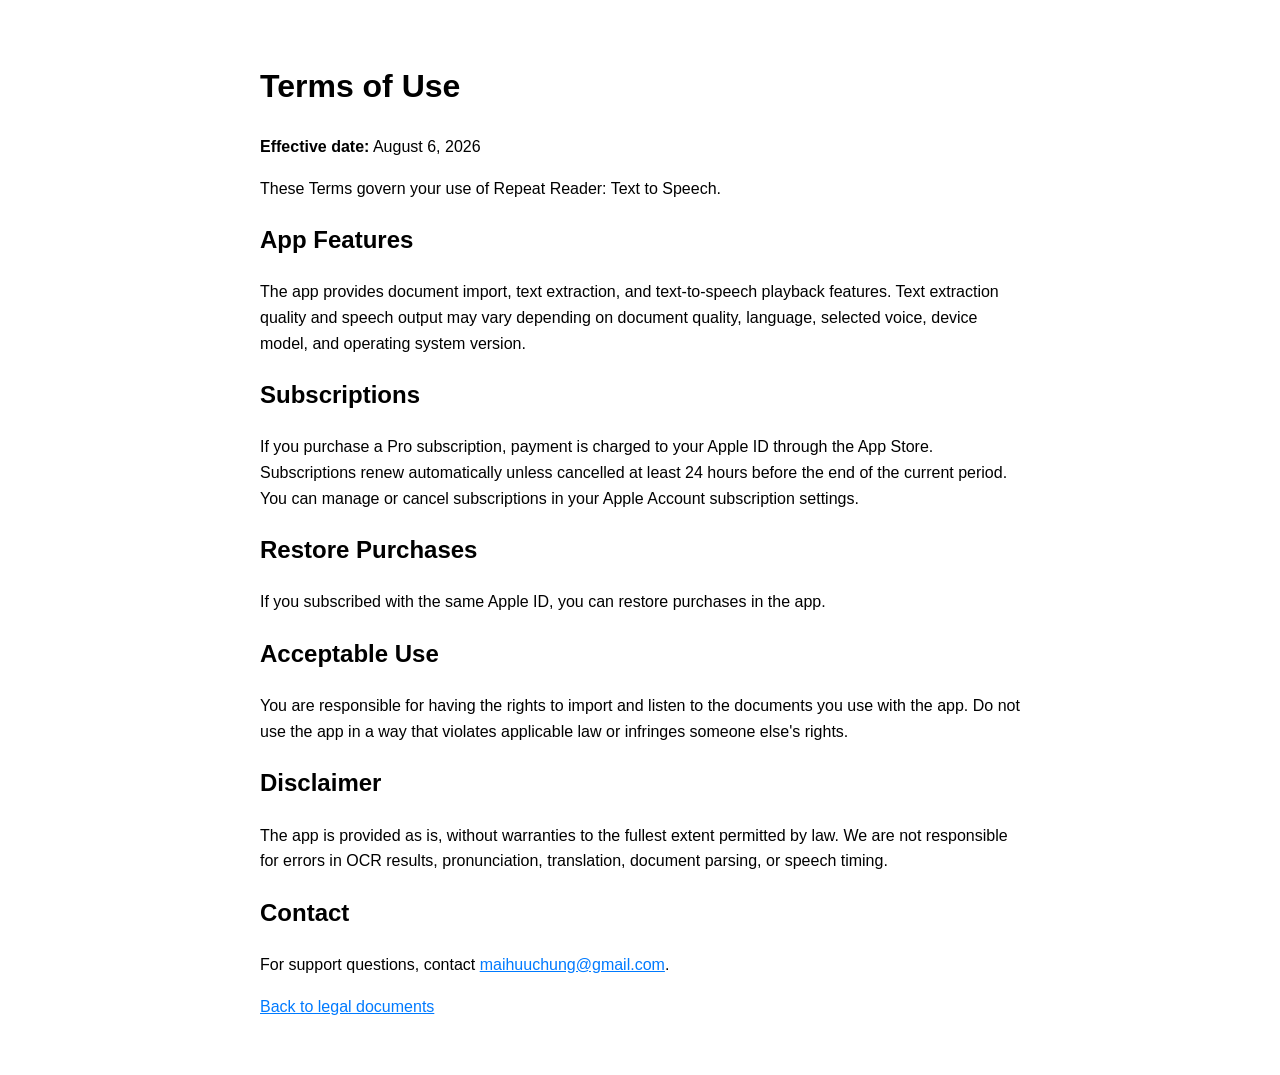
<file: EngTextToSpeech/terms.html>
<!doctype html>
<html lang="en">
<head>
  <meta charset="utf-8">
  <meta name="viewport" content="width=device-width, initial-scale=1">
  <title>Terms of Use - Repeat Reader: Text to Speech</title>
  <style>
    :root {
      color-scheme: light dark;
      font-family: -apple-system, BlinkMacSystemFont, "Segoe UI", sans-serif;
      line-height: 1.6;
    }

    body {
      margin: 0;
      padding: 40px 20px;
      background: Canvas;
      color: CanvasText;
    }

    main {
      max-width: 760px;
      margin: 0 auto;
    }

    a {
      color: #007aff;
    }
  </style>
</head>
<body>
  <main>
    <h1>Terms of Use</h1>
    <p><strong>Effective date:</strong> August 6, 2026</p>

    <p>These Terms govern your use of Repeat Reader: Text to Speech.</p>

    <h2>App Features</h2>
    <p>The app provides document import, text extraction, and text-to-speech playback features. Text extraction quality and speech output may vary depending on document quality, language, selected voice, device model, and operating system version.</p>

    <h2>Subscriptions</h2>
    <p>If you purchase a Pro subscription, payment is charged to your Apple ID through the App Store. Subscriptions renew automatically unless cancelled at least 24 hours before the end of the current period. You can manage or cancel subscriptions in your Apple Account subscription settings.</p>

    <h2>Restore Purchases</h2>
    <p>If you subscribed with the same Apple ID, you can restore purchases in the app.</p>

    <h2>Acceptable Use</h2>
    <p>You are responsible for having the rights to import and listen to the documents you use with the app. Do not use the app in a way that violates applicable law or infringes someone else's rights.</p>

    <h2>Disclaimer</h2>
    <p>The app is provided as is, without warranties to the fullest extent permitted by law. We are not responsible for errors in OCR results, pronunciation, translation, document parsing, or speech timing.</p>

    <h2>Contact</h2>
    <p>For support questions, contact <a href="mailto:maihuuchung@gmail.com">maihuuchung@gmail.com</a>.</p>

    <p><a href="./index.html">Back to legal documents</a></p>
  </main>
</body>
</html>
</file>
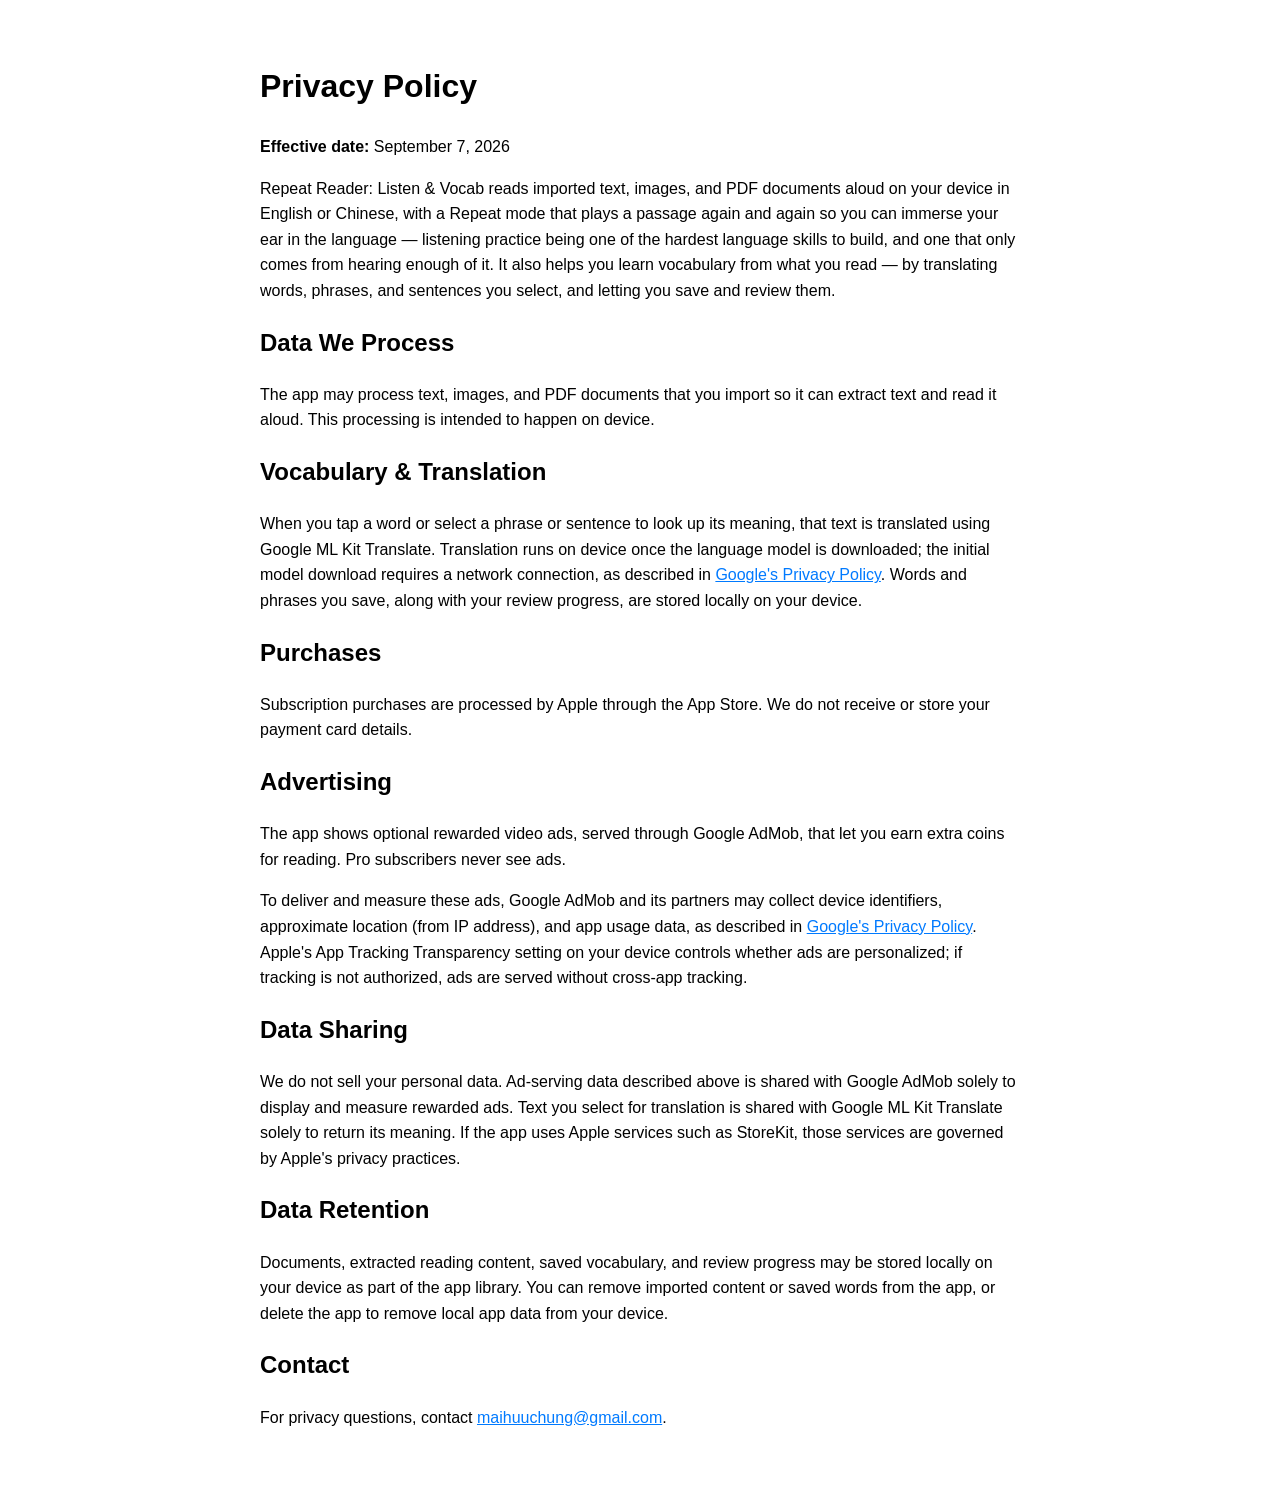
<file: RepeatReader/privacy.html>
<!doctype html>
<html lang="en">
<head>
  <meta charset="utf-8">
  <meta name="viewport" content="width=device-width, initial-scale=1">
  <title>Privacy Policy - Repeat Reader: Listen & Vocab</title>
  <style>
    :root {
      color-scheme: light dark;
      font-family: -apple-system, BlinkMacSystemFont, "Segoe UI", sans-serif;
      line-height: 1.6;
    }

    body {
      margin: 0;
      padding: 40px 20px;
      background: Canvas;
      color: CanvasText;
    }

    main {
      max-width: 760px;
      margin: 0 auto;
    }

    a {
      color: #007aff;
    }
  </style>
</head>
<body>
  <main>
    <h1>Privacy Policy</h1>
    <p><strong>Effective date:</strong> September 7, 2026</p>

    <p>Repeat Reader: Listen & Vocab reads imported text, images, and PDF documents aloud on your device in English or Chinese, with a Repeat mode that plays a passage again and again so you can immerse your ear in the language — listening practice being one of the hardest language skills to build, and one that only comes from hearing enough of it. It also helps you learn vocabulary from what you read — by translating words, phrases, and sentences you select, and letting you save and review them.</p>

    <h2>Data We Process</h2>
    <p>The app may process text, images, and PDF documents that you import so it can extract text and read it aloud. This processing is intended to happen on device.</p>

    <h2>Vocabulary & Translation</h2>
    <p>When you tap a word or select a phrase or sentence to look up its meaning, that text is translated using Google ML Kit Translate. Translation runs on device once the language model is downloaded; the initial model download requires a network connection, as described in <a href="https://policies.google.com/privacy">Google's Privacy Policy</a>. Words and phrases you save, along with your review progress, are stored locally on your device.</p>

    <h2>Purchases</h2>
    <p>Subscription purchases are processed by Apple through the App Store. We do not receive or store your payment card details.</p>

    <h2>Advertising</h2>
    <p>The app shows optional rewarded video ads, served through Google AdMob, that let you earn extra coins for reading. Pro subscribers never see ads.</p>
    <p>To deliver and measure these ads, Google AdMob and its partners may collect device identifiers, approximate location (from IP address), and app usage data, as described in <a href="https://policies.google.com/privacy">Google's Privacy Policy</a>. Apple's App Tracking Transparency setting on your device controls whether ads are personalized; if tracking is not authorized, ads are served without cross-app tracking.</p>

    <h2>Data Sharing</h2>
    <p>We do not sell your personal data. Ad-serving data described above is shared with Google AdMob solely to display and measure rewarded ads. Text you select for translation is shared with Google ML Kit Translate solely to return its meaning. If the app uses Apple services such as StoreKit, those services are governed by Apple's privacy practices.</p>

    <h2>Data Retention</h2>
    <p>Documents, extracted reading content, saved vocabulary, and review progress may be stored locally on your device as part of the app library. You can remove imported content or saved words from the app, or delete the app to remove local app data from your device.</p>

    <h2>Contact</h2>
    <p>For privacy questions, contact <a href="mailto:maihuuchung@gmail.com">maihuuchung@gmail.com</a>.</p>

  </main>
</body>
</html>
</file>
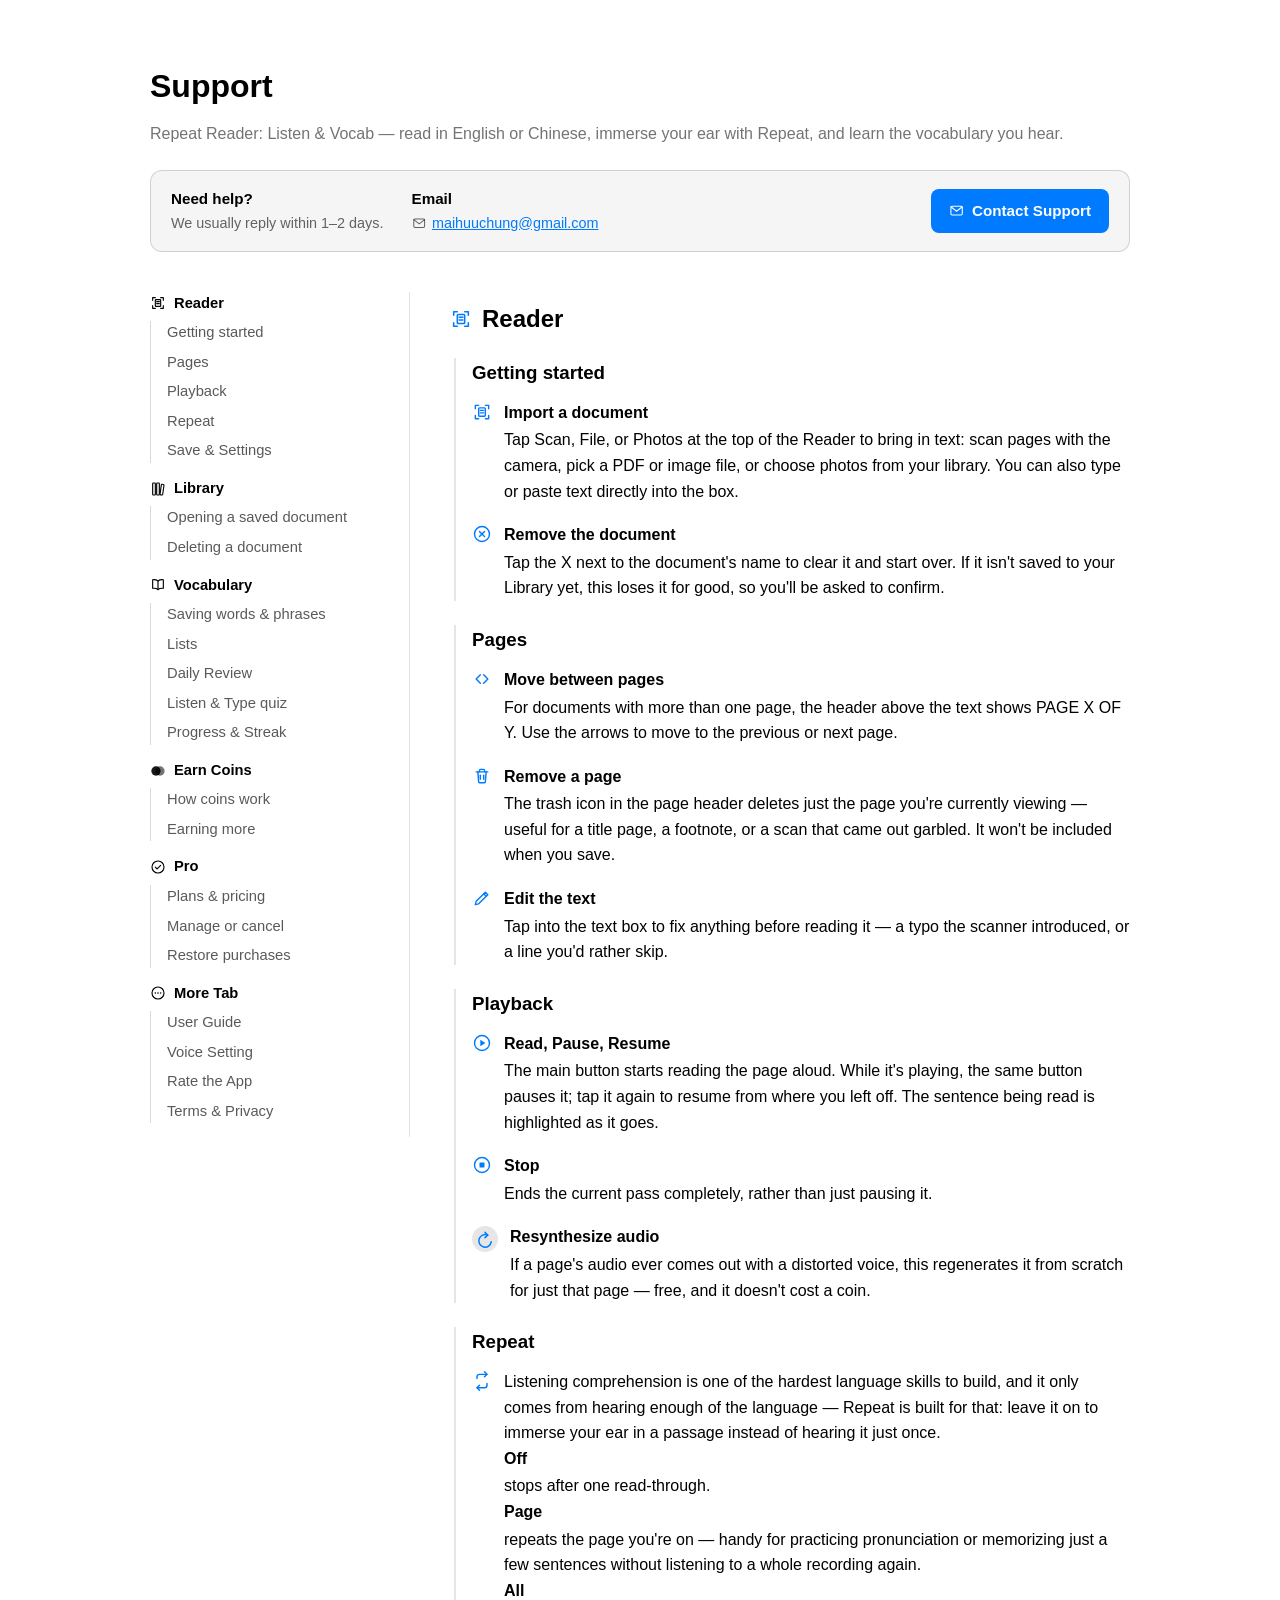
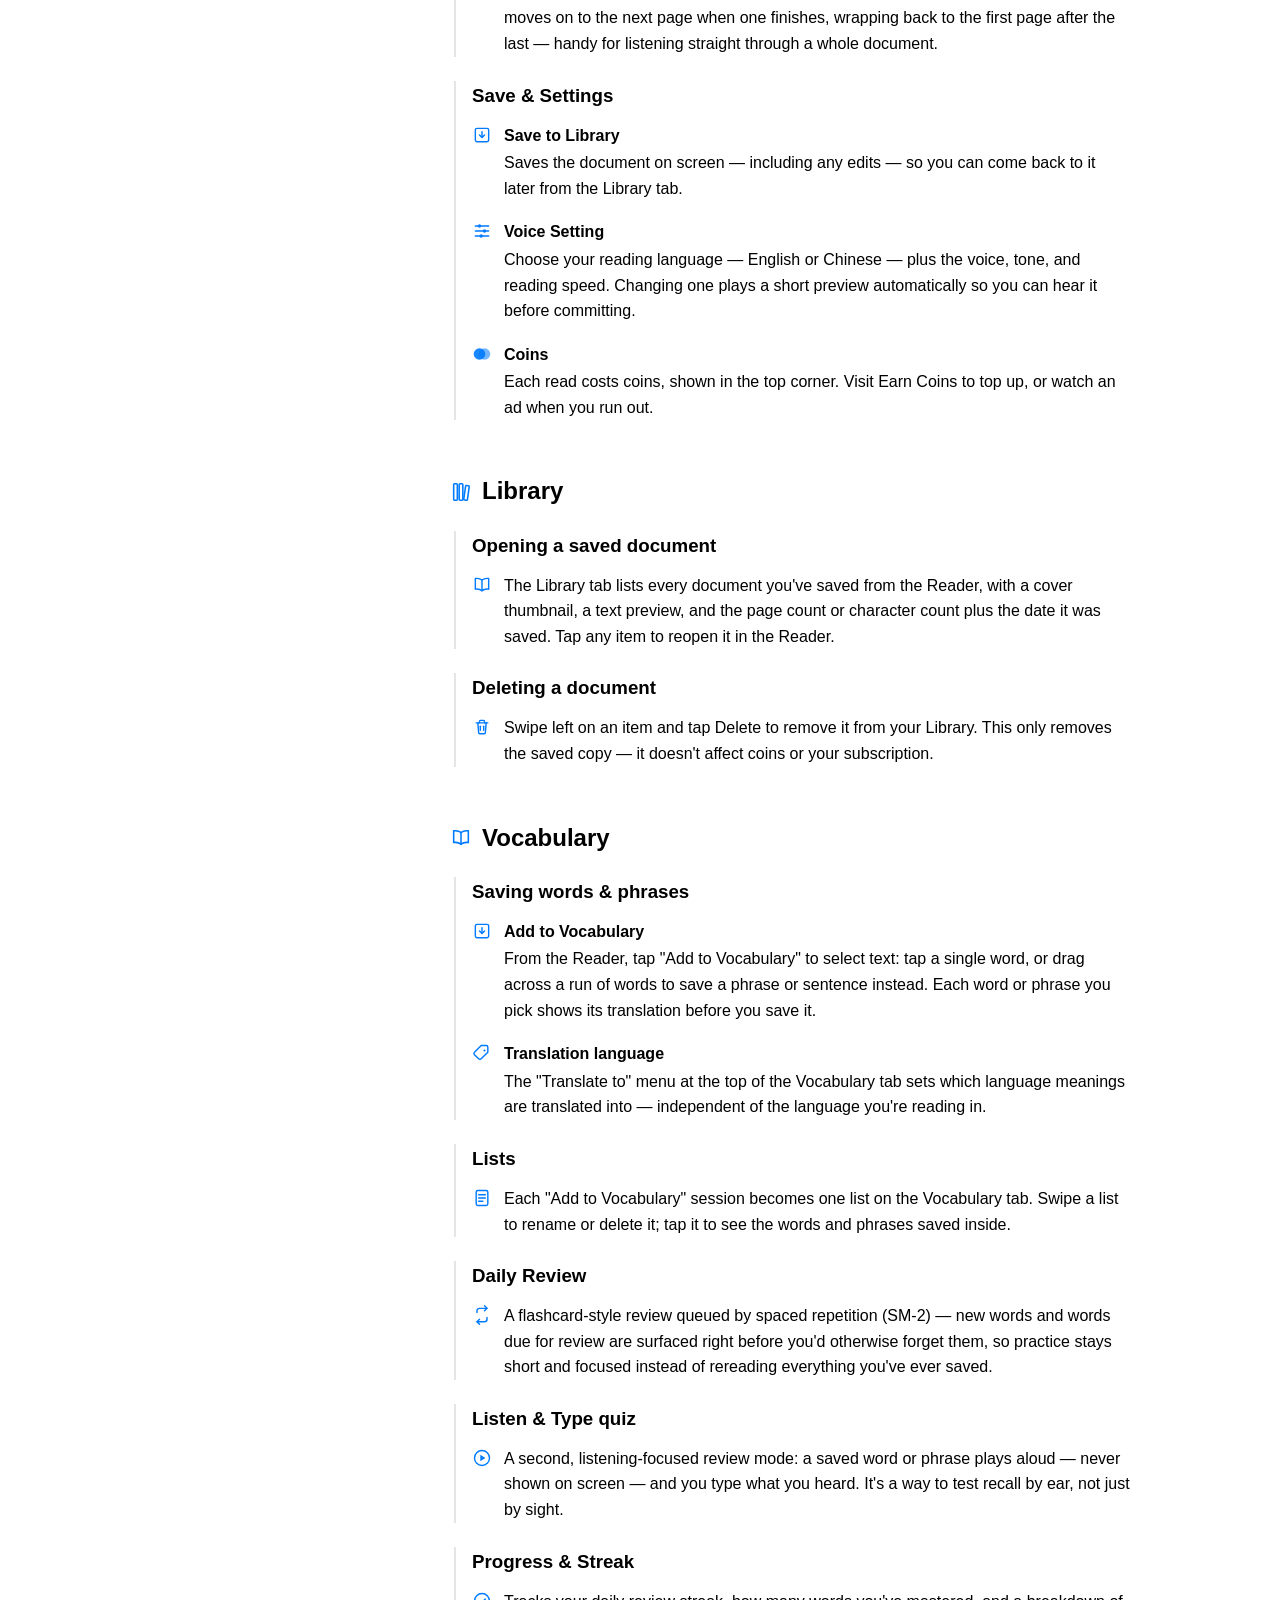
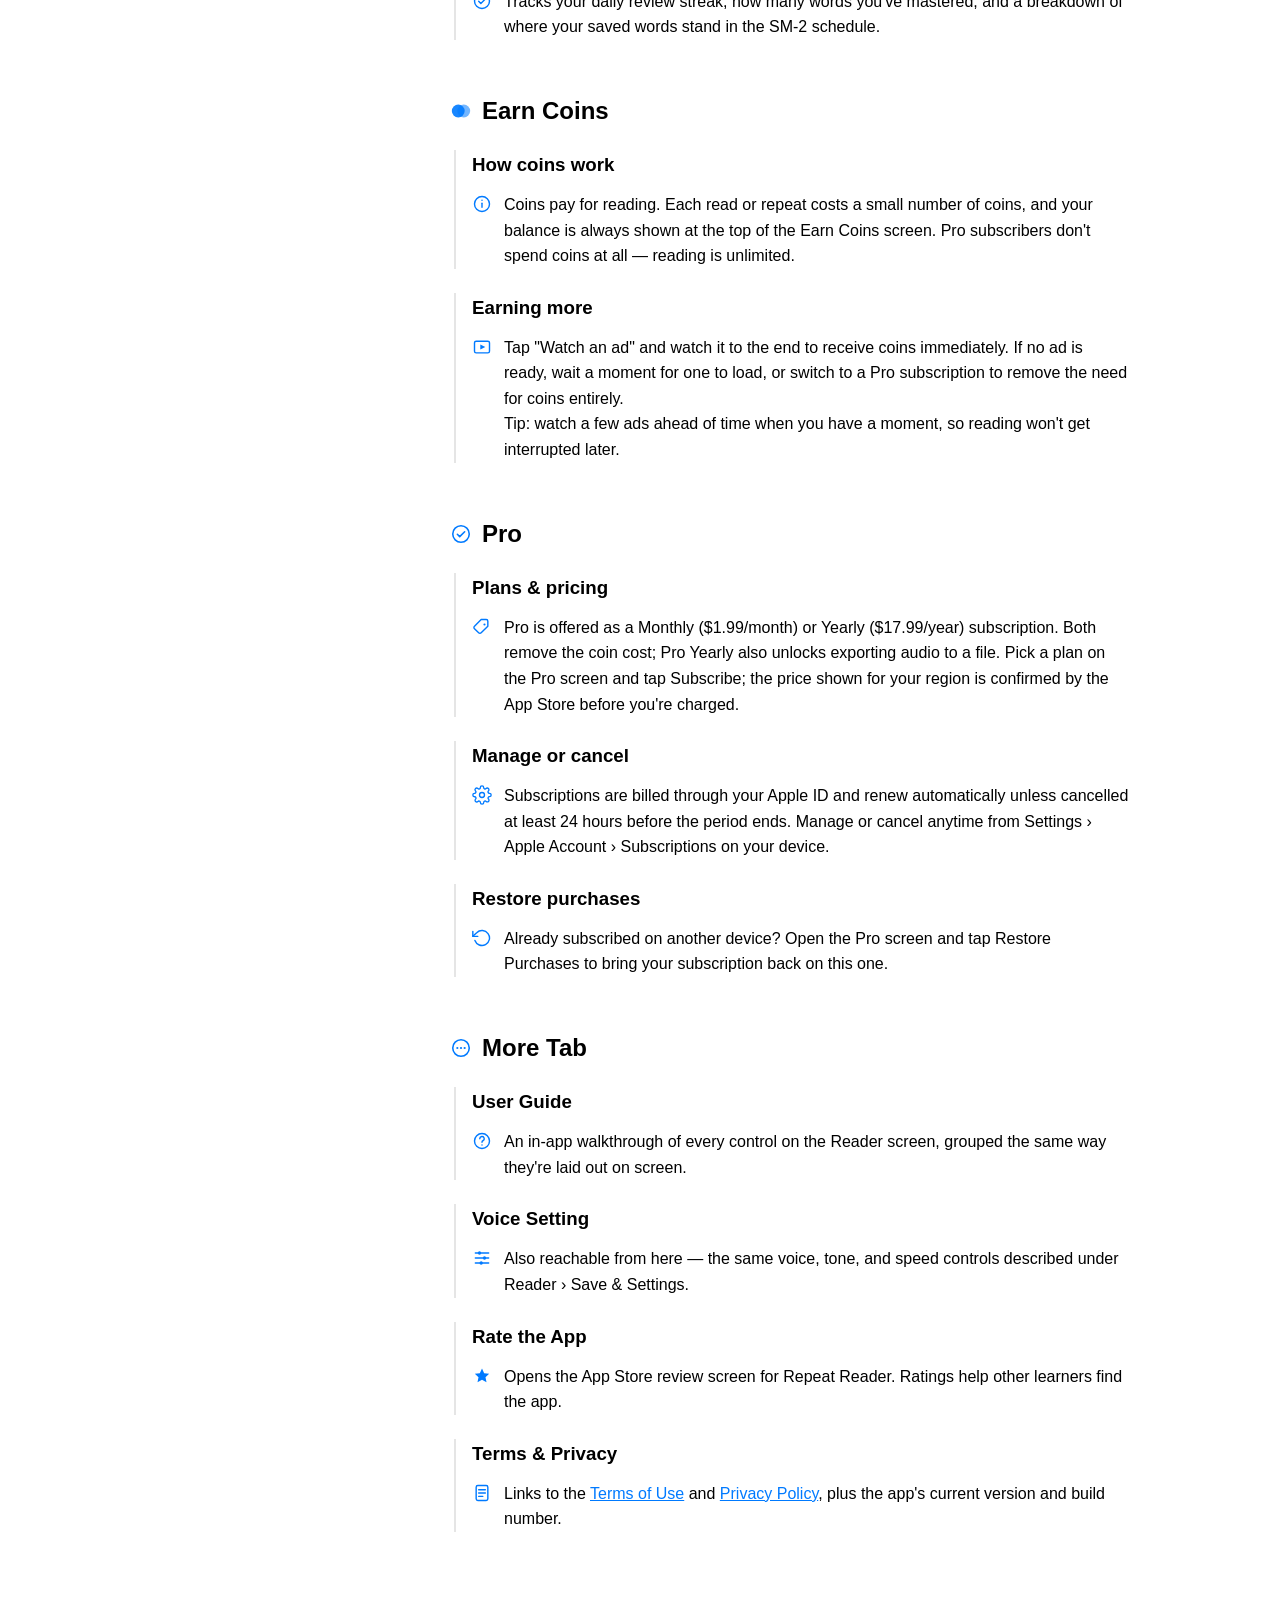
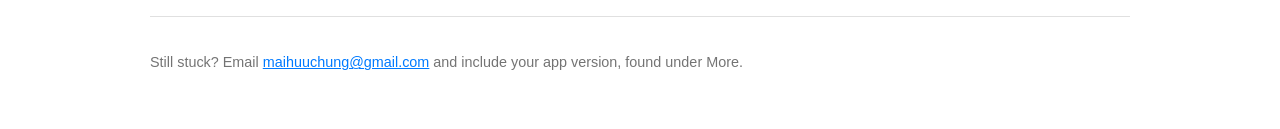
<file: RepeatReader/support.html>
<!doctype html>
<html lang="en">
<head>
  <meta charset="utf-8">
  <meta name="viewport" content="width=device-width, initial-scale=1">
  <title>Support - Repeat Reader: Listen & Vocab</title>
  <style>
    :root {
      color-scheme: light dark;
      font-family: -apple-system, BlinkMacSystemFont, "Segoe UI", sans-serif;
      line-height: 1.6;
    }

    * {
      box-sizing: border-box;
    }

    body {
      margin: 0;
      padding: 40px 20px;
      background: Canvas;
      color: CanvasText;
    }

    a {
      color: #007aff;
    }

    .wrap {
      max-width: 980px;
      margin: 0 auto;
    }

    h1 {
      margin-bottom: 8px;
    }

    .tagline {
      color: color-mix(in srgb, CanvasText 55%, transparent);
      margin-top: 0;
    }

    /* Contact card — intentionally placed right under the title, above the guide. */
    .contact {
      display: flex;
      flex-wrap: wrap;
      gap: 12px 28px;
      align-items: center;
      margin: 24px 0 40px;
      padding: 16px 20px;
      border: 1px solid color-mix(in srgb, CanvasText 15%, transparent);
      border-radius: 12px;
      background: color-mix(in srgb, CanvasText 4%, transparent);
    }

    .contact strong {
      display: block;
      font-size: 0.95em;
    }

    .contact .value {
      display: flex;
      align-items: center;
      gap: 6px;
      color: color-mix(in srgb, CanvasText 60%, transparent);
      font-size: 0.9em;
    }

    .contact a.button {
      margin-left: auto;
      display: inline-flex;
      align-items: center;
      gap: 8px;
      background: #007aff;
      color: white;
      text-decoration: none;
      padding: 10px 18px;
      border-radius: 8px;
      font-weight: 600;
      font-size: 0.95em;
    }

    /* Icons — line style approximating the SF Symbols used in the app, accent-colored like
       the app's `.foregroundStyle(.blue)` guide icons. */
    .icon {
      width: 1em;
      height: 1em;
      display: inline-block;
      vertical-align: -0.15em;
      flex-shrink: 0;
    }

    .icon-accent {
      color: #007aff;
    }

    /* Round chip background behind an icon, like iOS's reload/refresh button. */
    .icon-badge {
      display: inline-flex;
      align-items: center;
      justify-content: center;
      width: 26px;
      height: 26px;
      border-radius: 50%;
      background: color-mix(in srgb, CanvasText 10%, Canvas 90%);
      flex-shrink: 0;
      margin-top: 2px;
    }

    .icon-badge .icon {
      width: 15px;
      height: 15px;
      margin-top: 0;
    }

    .section-title {
      display: flex;
      align-items: center;
      gap: 10px;
    }

    .section-title .icon {
      width: 22px;
      height: 22px;
    }

    nav.tree .icon {
      width: 16px;
      height: 16px;
    }

    .row {
      display: flex;
      gap: 12px;
      align-items: flex-start;
      margin-bottom: 18px;
    }

    .row .icon {
      width: 20px;
      height: 20px;
      margin-top: 2px;
    }

    .row-content strong {
      display: block;
      margin-bottom: 2px;
    }

    .row-content p {
      margin: 0;
    }

    .layout {
      display: grid;
      grid-template-columns: 260px 1fr;
      gap: 40px;
      align-items: start;
    }

    /* Tree navigation */
    nav.tree {
      position: sticky;
      top: 24px;
      font-size: 0.92em;
      border-right: 1px solid color-mix(in srgb, CanvasText 12%, transparent);
      padding-right: 20px;
    }

    nav.tree ul {
      list-style: none;
      margin: 0;
      padding-left: 0;
    }

    nav.tree > ul > li {
      margin-bottom: 14px;
    }

    nav.tree > ul > li > a {
      display: flex;
      align-items: center;
      gap: 8px;
      font-weight: 600;
      text-decoration: none;
      color: CanvasText;
    }

    nav.tree ul ul {
      margin-top: 6px;
      padding-left: 16px;
      border-left: 1px solid color-mix(in srgb, CanvasText 15%, transparent);
    }

    nav.tree ul ul li {
      margin: 6px 0;
    }

    nav.tree ul ul a {
      text-decoration: none;
      color: color-mix(in srgb, CanvasText 65%, transparent);
    }

    nav.tree a:hover {
      color: #007aff;
    }

    main h2 {
      margin-top: 0;
      padding-top: 8px;
      scroll-margin-top: 20px;
    }

    main section {
      margin-bottom: 44px;
    }

    main section section {
      margin-bottom: 24px;
      margin-left: 4px;
      padding-left: 16px;
      border-left: 2px solid color-mix(in srgb, CanvasText 10%, transparent);
    }

    main h3 {
      scroll-margin-top: 20px;
      margin-bottom: 12px;
    }

    footer {
      margin-top: 40px;
      padding-top: 20px;
      border-top: 1px solid color-mix(in srgb, CanvasText 12%, transparent);
      font-size: 0.9em;
      color: color-mix(in srgb, CanvasText 55%, transparent);
    }

    @media (max-width: 720px) {
      .layout {
        grid-template-columns: 1fr;
      }

      nav.tree {
        position: static;
        border-right: none;
        border-bottom: 1px solid color-mix(in srgb, CanvasText 15%, transparent);
        padding-right: 0;
        padding-bottom: 16px;
        margin-bottom: 8px;
      }

      .contact a.button {
        margin-left: 0;
      }
    }
  </style>
</head>
<body>
  <!-- Icon sprite — hand-drawn line icons approximating the SF Symbols used throughout the app. -->
  <svg style="display:none" aria-hidden="true">
    <defs>
      <symbol id="i-doc-scan" viewBox="0 0 24 24" fill="none" stroke="currentColor" stroke-width="1.7" stroke-linecap="round" stroke-linejoin="round">
        <path d="M4 4h4M4 4v4M20 4h-4M20 4v4M4 20h4M4 20v-4M20 20h-4M20 20v-4"/>
        <rect x="8" y="7" width="8" height="10" rx="1"/>
        <line x1="10" y1="10" x2="14" y2="10"/>
        <line x1="10" y1="13" x2="14" y2="13"/>
      </symbol>
      <symbol id="i-x-circle" viewBox="0 0 24 24" fill="none" stroke="currentColor" stroke-width="1.7" stroke-linecap="round" stroke-linejoin="round">
        <circle cx="12" cy="12" r="9"/>
        <line x1="9" y1="9" x2="15" y2="15"/>
        <line x1="15" y1="9" x2="9" y2="15"/>
      </symbol>
      <symbol id="i-chevron-lr" viewBox="0 0 24 24" fill="none" stroke="currentColor" stroke-width="1.7" stroke-linecap="round" stroke-linejoin="round">
        <path d="M10 7l-5 5 5 5"/>
        <path d="M14 7l5 5-5 5"/>
      </symbol>
      <symbol id="i-trash" viewBox="0 0 24 24" fill="none" stroke="currentColor" stroke-width="1.7" stroke-linecap="round" stroke-linejoin="round">
        <path d="M5 7h14"/>
        <path d="M9 7V5a1 1 0 0 1 1-1h4a1 1 0 0 1 1 1v2"/>
        <path d="M7 7l1 12a1 1 0 0 0 1 1h6a1 1 0 0 0 1-1l1-12"/>
        <line x1="10" y1="11" x2="10" y2="16"/>
        <line x1="14" y1="11" x2="14" y2="16"/>
      </symbol>
      <symbol id="i-pencil" viewBox="0 0 24 24" fill="none" stroke="currentColor" stroke-width="1.7" stroke-linecap="round" stroke-linejoin="round">
        <path d="M4 20l1-4L16 5l3 3L8 19l-4 1z"/>
        <line x1="14" y1="7" x2="17" y2="10"/>
      </symbol>
      <symbol id="i-play" viewBox="0 0 24 24" fill="none" stroke="currentColor" stroke-width="1.7" stroke-linecap="round" stroke-linejoin="round">
        <circle cx="12" cy="12" r="9"/>
        <path d="M10 8l6 4-6 4V8z" fill="currentColor" stroke="none"/>
      </symbol>
      <symbol id="i-stop" viewBox="0 0 24 24" fill="none" stroke="currentColor" stroke-width="1.7" stroke-linecap="round" stroke-linejoin="round">
        <circle cx="12" cy="12" r="9"/>
        <rect x="9" y="9" width="6" height="6" rx="1" fill="currentColor" stroke="none"/>
      </symbol>
      <symbol id="i-refresh" viewBox="0 0 24 24" fill="none" stroke="currentColor" stroke-width="1.8" stroke-linecap="round" stroke-linejoin="round">
        <path d="M15.3 6.3a7.5 7.5 0 1 0 4.2 7.7"/>
        <polyline points="12,2.8 15.3,6.3 12,9.2"/>
      </symbol>
      <symbol id="i-repeat" viewBox="0 0 24 24" fill="none" stroke="currentColor" stroke-width="1.7" stroke-linecap="round" stroke-linejoin="round">
        <path d="M6 9V7a3 3 0 0 1 3-3h9"/>
        <path d="M15 1l3 3-3 3"/>
        <path d="M18 15v2a3 3 0 0 1-3 3H6"/>
        <path d="M9 23l-3-3 3-3"/>
      </symbol>
      <symbol id="i-save" viewBox="0 0 24 24" fill="none" stroke="currentColor" stroke-width="1.7" stroke-linecap="round" stroke-linejoin="round">
        <rect x="4" y="4" width="16" height="16" rx="2"/>
        <line x1="12" y1="8" x2="12" y2="14"/>
        <path d="M9 12l3 3 3-3"/>
      </symbol>
      <symbol id="i-sliders" viewBox="0 0 24 24" fill="none" stroke="currentColor" stroke-width="1.7" stroke-linecap="round" stroke-linejoin="round">
        <line x1="4" y1="6" x2="20" y2="6"/>
        <circle cx="9" cy="6" r="2" fill="currentColor" stroke="none"/>
        <line x1="4" y1="12" x2="20" y2="12"/>
        <circle cx="15" cy="12" r="2" fill="currentColor" stroke="none"/>
        <line x1="4" y1="18" x2="20" y2="18"/>
        <circle cx="11" cy="18" r="2" fill="currentColor" stroke="none"/>
      </symbol>
      <symbol id="i-coin" viewBox="0 0 24 24" fill="currentColor" stroke="none">
        <circle cx="9" cy="12" r="7" opacity="0.9"/>
        <circle cx="15" cy="12" r="7" opacity="0.55"/>
      </symbol>
      <symbol id="i-books" viewBox="0 0 24 24" fill="none" stroke="currentColor" stroke-width="1.7" stroke-linecap="round" stroke-linejoin="round">
        <rect x="4" y="3" width="4" height="18" rx="1"/>
        <rect x="10" y="3" width="4" height="18" rx="1"/>
        <rect x="16" y="5" width="4" height="16" rx="1" transform="rotate(8 18 13)"/>
      </symbol>
      <symbol id="i-book-open" viewBox="0 0 24 24" fill="none" stroke="currentColor" stroke-width="1.7" stroke-linecap="round" stroke-linejoin="round">
        <path d="M12 6c-1.5-1.2-3.5-2-6-2-1 0-1.7.1-2 .2V17c.3-.1 1-.2 2-.2 2.5 0 4.5.8 6 2 1.5-1.2 3.5-2 6-2 1 0 1.7.1 2 .2V4.2c-.3-.1-1-.2-2-.2-2.5 0-4.5.8-6 2z"/>
        <line x1="12" y1="6" x2="12" y2="19"/>
      </symbol>
      <symbol id="i-play-rect" viewBox="0 0 24 24" fill="none" stroke="currentColor" stroke-width="1.7" stroke-linecap="round" stroke-linejoin="round">
        <rect x="3" y="5" width="18" height="14" rx="2"/>
        <path d="M10 9l6 3-6 3V9z" fill="currentColor" stroke="none"/>
      </symbol>
      <symbol id="i-info" viewBox="0 0 24 24" fill="none" stroke="currentColor" stroke-width="1.7" stroke-linecap="round" stroke-linejoin="round">
        <circle cx="12" cy="12" r="9"/>
        <line x1="12" y1="11" x2="12" y2="16"/>
        <circle cx="12" cy="7.5" r="0.9" fill="currentColor" stroke="none"/>
      </symbol>
      <symbol id="i-seal-check" viewBox="0 0 24 24" fill="none" stroke="currentColor" stroke-width="1.7" stroke-linecap="round" stroke-linejoin="round">
        <circle cx="12" cy="12" r="9"/>
        <path d="M8 12.3l2.6 2.6L16 9.5"/>
      </symbol>
      <symbol id="i-tag" viewBox="0 0 24 24" fill="none" stroke="currentColor" stroke-width="1.7" stroke-linecap="round" stroke-linejoin="round">
        <path d="M3 11l8-8h6a2 2 0 0 1 2 2v6l-8 8a2 2 0 0 1-3 0l-5-5a2 2 0 0 1 0-3z"/>
        <circle cx="15" cy="9" r="1.3" fill="currentColor" stroke="none"/>
      </symbol>
      <symbol id="i-gear" viewBox="0 0 24 24" fill="none" stroke="currentColor" stroke-width="1.6" stroke-linecap="round" stroke-linejoin="round">
        <circle cx="12" cy="12" r="3"/>
        <path d="M19.4 15a1.65 1.65 0 0 0 .33 1.82l.06.06a2 2 0 1 1-2.83 2.83l-.06-.06a1.65 1.65 0 0 0-1.82-.33 1.65 1.65 0 0 0-1 1.51V21a2 2 0 0 1-4 0v-.09A1.65 1.65 0 0 0 9 19.4a1.65 1.65 0 0 0-1.82.33l-.06.06a2 2 0 1 1-2.83-2.83l.06-.06a1.65 1.65 0 0 0 .33-1.82 1.65 1.65 0 0 0-1.51-1H3a2 2 0 0 1 0-4h.09A1.65 1.65 0 0 0 4.6 9a1.65 1.65 0 0 0-.33-1.82l-.06-.06a2 2 0 1 1 2.83-2.83l.06.06a1.65 1.65 0 0 0 1.82.33H9a1.65 1.65 0 0 0 1-1.51V3a2 2 0 0 1 4 0v.09a1.65 1.65 0 0 0 1 1.51 1.65 1.65 0 0 0 1.82-.33l.06-.06a2 2 0 1 1 2.83 2.83l-.06.06a1.65 1.65 0 0 0-.33 1.82V9a1.65 1.65 0 0 0 1.51 1H21a2 2 0 0 1 0 4h-.09a1.65 1.65 0 0 0-1.51 1z"/>
      </symbol>
      <symbol id="i-restore" viewBox="0 0 24 24" fill="none" stroke="currentColor" stroke-width="1.7" stroke-linecap="round" stroke-linejoin="round">
        <path d="M1 4v6h6"/>
        <path d="M3.51 15a9 9 0 1 0 2.13-9.36L1 10"/>
      </symbol>
      <symbol id="i-more" viewBox="0 0 24 24" fill="none" stroke="currentColor" stroke-width="1.7" stroke-linecap="round" stroke-linejoin="round">
        <circle cx="12" cy="12" r="9"/>
        <circle cx="8" cy="12" r="1.2" fill="currentColor" stroke="none"/>
        <circle cx="12" cy="12" r="1.2" fill="currentColor" stroke="none"/>
        <circle cx="16" cy="12" r="1.2" fill="currentColor" stroke="none"/>
      </symbol>
      <symbol id="i-help" viewBox="0 0 24 24" fill="none" stroke="currentColor" stroke-width="1.7" stroke-linecap="round" stroke-linejoin="round">
        <circle cx="12" cy="12" r="9"/>
        <path d="M9.3 9.2a2.7 2.7 0 1 1 3.8 2.5c-.9.4-1.1 1-1.1 1.8"/>
        <circle cx="12" cy="16.7" r="0.9" fill="currentColor" stroke="none"/>
      </symbol>
      <symbol id="i-star" viewBox="0 0 24 24" fill="currentColor" stroke="none">
        <path d="M12 3l2.6 5.6 6 .7-4.4 4.1 1.2 6-5.4-3-5.4 3 1.2-6-4.4-4.1 6-.7z"/>
      </symbol>
      <symbol id="i-doc-text" viewBox="0 0 24 24" fill="none" stroke="currentColor" stroke-width="1.7" stroke-linecap="round" stroke-linejoin="round">
        <rect x="5" y="3" width="14" height="18" rx="2"/>
        <line x1="8" y1="8" x2="16" y2="8"/>
        <line x1="8" y1="12" x2="16" y2="12"/>
        <line x1="8" y1="16" x2="13" y2="16"/>
      </symbol>
      <symbol id="i-mail" viewBox="0 0 24 24" fill="none" stroke="currentColor" stroke-width="1.7" stroke-linecap="round" stroke-linejoin="round">
        <rect x="3" y="5" width="18" height="14" rx="2"/>
        <path d="M3 6l9 7 9-7"/>
      </symbol>
    </defs>
  </svg>

  <div class="wrap">
    <h1>Support</h1>
    <p class="tagline">Repeat Reader: Listen & Vocab — read in English or Chinese, immerse your ear with Repeat, and learn the vocabulary you hear.</p>

    <div class="contact">
      <div>
        <strong>Need help?</strong>
        <span class="value">We usually reply within 1–2 days.</span>
      </div>
      <div>
        <strong>Email</strong>
        <span class="value">
          <svg class="icon" aria-hidden="true"><use href="#i-mail"/></svg>
          <a href="mailto:maihuuchung@gmail.com">maihuuchung@gmail.com</a>
        </span>
      </div>
      <a class="button" href="mailto:maihuuchung@gmail.com?subject=Repeat%20Reader%20Support">
        <svg class="icon" aria-hidden="true"><use href="#i-mail"/></svg>
        Contact Support
      </a>
    </div>

    <div class="layout">
      <nav class="tree" aria-label="Support topics">
        <ul>
          <li>
            <a href="#reader"><svg class="icon" aria-hidden="true"><use href="#i-doc-scan"/></svg>Reader</a>
            <ul>
              <li><a href="#getting-started">Getting started</a></li>
              <li><a href="#pages">Pages</a></li>
              <li><a href="#playback">Playback</a></li>
              <li><a href="#repeat">Repeat</a></li>
              <li><a href="#save-settings">Save &amp; Settings</a></li>
            </ul>
          </li>
          <li>
            <a href="#library"><svg class="icon" aria-hidden="true"><use href="#i-books"/></svg>Library</a>
            <ul>
              <li><a href="#library-open">Opening a saved document</a></li>
              <li><a href="#library-delete">Deleting a document</a></li>
            </ul>
          </li>
          <li>
            <a href="#vocabulary"><svg class="icon" aria-hidden="true"><use href="#i-book-open"/></svg>Vocabulary</a>
            <ul>
              <li><a href="#vocab-save">Saving words &amp; phrases</a></li>
              <li><a href="#vocab-lists">Lists</a></li>
              <li><a href="#vocab-daily-review">Daily Review</a></li>
              <li><a href="#vocab-quiz">Listen &amp; Type quiz</a></li>
              <li><a href="#vocab-progress">Progress &amp; Streak</a></li>
            </ul>
          </li>
          <li>
            <a href="#earn-coins"><svg class="icon" aria-hidden="true"><use href="#i-coin"/></svg>Earn Coins</a>
            <ul>
              <li><a href="#coins-how">How coins work</a></li>
              <li><a href="#coins-earn">Earning more</a></li>
            </ul>
          </li>
          <li>
            <a href="#pro"><svg class="icon" aria-hidden="true"><use href="#i-seal-check"/></svg>Pro</a>
            <ul>
              <li><a href="#pro-plans">Plans &amp; pricing</a></li>
              <li><a href="#pro-manage">Manage or cancel</a></li>
              <li><a href="#pro-restore">Restore purchases</a></li>
            </ul>
          </li>
          <li>
            <a href="#more-tab"><svg class="icon" aria-hidden="true"><use href="#i-more"/></svg>More Tab</a>
            <ul>
              <li><a href="#more-guide">User Guide</a></li>
              <li><a href="#more-voice">Voice Setting</a></li>
              <li><a href="#more-rate">Rate the App</a></li>
              <li><a href="#more-legal">Terms &amp; Privacy</a></li>
            </ul>
          </li>
        </ul>
      </nav>

      <main>
        <section id="reader">
          <h2 class="section-title"><svg class="icon icon-accent" aria-hidden="true"><use href="#i-doc-scan"/></svg>Reader</h2>

          <section id="getting-started">
            <h3>Getting started</h3>

            <div class="row">
              <svg class="icon icon-accent"><use href="#i-doc-scan"/></svg>
              <div class="row-content">
                <strong>Import a document</strong>
                <p>Tap Scan, File, or Photos at the top of the Reader to bring in text: scan pages with the camera, pick a PDF or image file, or choose photos from your library. You can also type or paste text directly into the box.</p>
              </div>
            </div>

            <div class="row">
              <svg class="icon icon-accent"><use href="#i-x-circle"/></svg>
              <div class="row-content">
                <strong>Remove the document</strong>
                <p>Tap the X next to the document's name to clear it and start over. If it isn't saved to your Library yet, this loses it for good, so you'll be asked to confirm.</p>
              </div>
            </div>
          </section>

          <section id="pages">
            <h3>Pages</h3>

            <div class="row">
              <svg class="icon icon-accent"><use href="#i-chevron-lr"/></svg>
              <div class="row-content">
                <strong>Move between pages</strong>
                <p>For documents with more than one page, the header above the text shows PAGE X OF Y. Use the arrows to move to the previous or next page.</p>
              </div>
            </div>

            <div class="row">
              <svg class="icon icon-accent"><use href="#i-trash"/></svg>
              <div class="row-content">
                <strong>Remove a page</strong>
                <p>The trash icon in the page header deletes just the page you're currently viewing — useful for a title page, a footnote, or a scan that came out garbled. It won't be included when you save.</p>
              </div>
            </div>

            <div class="row">
              <svg class="icon icon-accent"><use href="#i-pencil"/></svg>
              <div class="row-content">
                <strong>Edit the text</strong>
                <p>Tap into the text box to fix anything before reading it — a typo the scanner introduced, or a line you'd rather skip.</p>
              </div>
            </div>
          </section>

          <section id="playback">
            <h3>Playback</h3>

            <div class="row">
              <svg class="icon icon-accent"><use href="#i-play"/></svg>
              <div class="row-content">
                <strong>Read, Pause, Resume</strong>
                <p>The main button starts reading the page aloud. While it's playing, the same button pauses it; tap it again to resume from where you left off. The sentence being read is highlighted as it goes.</p>
              </div>
            </div>

            <div class="row">
              <svg class="icon icon-accent"><use href="#i-stop"/></svg>
              <div class="row-content">
                <strong>Stop</strong>
                <p>Ends the current pass completely, rather than just pausing it.</p>
              </div>
            </div>

            <div class="row">
              <span class="icon-badge"><svg class="icon icon-accent"><use href="#i-refresh"/></svg></span>
              <div class="row-content">
                <strong>Resynthesize audio</strong>
                <p>If a page's audio ever comes out with a distorted voice, this regenerates it from scratch for just that page — free, and it doesn't cost a coin.</p>
              </div>
            </div>
          </section>

          <section id="repeat">
            <h3>Repeat</h3>

            <div class="row">
              <svg class="icon icon-accent"><use href="#i-repeat"/></svg>
              <div class="row-content">
                <p>Listening comprehension is one of the hardest language skills to build, and it only comes from hearing enough of the language — Repeat is built for that: leave it on to immerse your ear in a passage instead of hearing it just once.</p>
                <p><strong>Off</strong> stops after one read-through. <strong>Page</strong> repeats the page you're on — handy for practicing pronunciation or memorizing just a few sentences without listening to a whole recording again. <strong>All</strong> moves on to the next page when one finishes, wrapping back to the first page after the last — handy for listening straight through a whole document.</p>
              </div>
            </div>
          </section>

          <section id="save-settings">
            <h3>Save &amp; Settings</h3>

            <div class="row">
              <svg class="icon icon-accent"><use href="#i-save"/></svg>
              <div class="row-content">
                <strong>Save to Library</strong>
                <p>Saves the document on screen — including any edits — so you can come back to it later from the Library tab.</p>
              </div>
            </div>

            <div class="row">
              <svg class="icon icon-accent"><use href="#i-sliders"/></svg>
              <div class="row-content">
                <strong>Voice Setting</strong>
                <p>Choose your reading language — English or Chinese — plus the voice, tone, and reading speed. Changing one plays a short preview automatically so you can hear it before committing.</p>
              </div>
            </div>

            <div class="row">
              <svg class="icon icon-accent"><use href="#i-coin"/></svg>
              <div class="row-content">
                <strong>Coins</strong>
                <p>Each read costs coins, shown in the top corner. Visit Earn Coins to top up, or watch an ad when you run out.</p>
              </div>
            </div>
          </section>
        </section>

        <section id="library">
          <h2 class="section-title"><svg class="icon icon-accent" aria-hidden="true"><use href="#i-books"/></svg>Library</h2>

          <section id="library-open">
            <h3>Opening a saved document</h3>
            <div class="row">
              <svg class="icon icon-accent"><use href="#i-book-open"/></svg>
              <div class="row-content">
                <p>The Library tab lists every document you've saved from the Reader, with a cover thumbnail, a text preview, and the page count or character count plus the date it was saved. Tap any item to reopen it in the Reader.</p>
              </div>
            </div>
          </section>

          <section id="library-delete">
            <h3>Deleting a document</h3>
            <div class="row">
              <svg class="icon icon-accent"><use href="#i-trash"/></svg>
              <div class="row-content">
                <p>Swipe left on an item and tap Delete to remove it from your Library. This only removes the saved copy — it doesn't affect coins or your subscription.</p>
              </div>
            </div>
          </section>
        </section>

        <section id="vocabulary">
          <h2 class="section-title"><svg class="icon icon-accent" aria-hidden="true"><use href="#i-book-open"/></svg>Vocabulary</h2>

          <section id="vocab-save">
            <h3>Saving words &amp; phrases</h3>
            <div class="row">
              <svg class="icon icon-accent"><use href="#i-save"/></svg>
              <div class="row-content">
                <strong>Add to Vocabulary</strong>
                <p>From the Reader, tap "Add to Vocabulary" to select text: tap a single word, or drag across a run of words to save a phrase or sentence instead. Each word or phrase you pick shows its translation before you save it.</p>
              </div>
            </div>

            <div class="row">
              <svg class="icon icon-accent"><use href="#i-tag"/></svg>
              <div class="row-content">
                <strong>Translation language</strong>
                <p>The "Translate to" menu at the top of the Vocabulary tab sets which language meanings are translated into — independent of the language you're reading in.</p>
              </div>
            </div>
          </section>

          <section id="vocab-lists">
            <h3>Lists</h3>
            <div class="row">
              <svg class="icon icon-accent"><use href="#i-doc-text"/></svg>
              <div class="row-content">
                <p>Each "Add to Vocabulary" session becomes one list on the Vocabulary tab. Swipe a list to rename or delete it; tap it to see the words and phrases saved inside.</p>
              </div>
            </div>
          </section>

          <section id="vocab-daily-review">
            <h3>Daily Review</h3>
            <div class="row">
              <svg class="icon icon-accent"><use href="#i-repeat"/></svg>
              <div class="row-content">
                <p>A flashcard-style review queued by spaced repetition (SM-2) — new words and words due for review are surfaced right before you'd otherwise forget them, so practice stays short and focused instead of rereading everything you've ever saved.</p>
              </div>
            </div>
          </section>

          <section id="vocab-quiz">
            <h3>Listen &amp; Type quiz</h3>
            <div class="row">
              <svg class="icon icon-accent"><use href="#i-play"/></svg>
              <div class="row-content">
                <p>A second, listening-focused review mode: a saved word or phrase plays aloud — never shown on screen — and you type what you heard. It's a way to test recall by ear, not just by sight.</p>
              </div>
            </div>
          </section>

          <section id="vocab-progress">
            <h3>Progress &amp; Streak</h3>
            <div class="row">
              <svg class="icon icon-accent"><use href="#i-seal-check"/></svg>
              <div class="row-content">
                <p>Tracks your daily review streak, how many words you've mastered, and a breakdown of where your saved words stand in the SM-2 schedule.</p>
              </div>
            </div>
          </section>
        </section>

        <section id="earn-coins">
          <h2 class="section-title"><svg class="icon icon-accent" aria-hidden="true"><use href="#i-coin"/></svg>Earn Coins</h2>

          <section id="coins-how">
            <h3>How coins work</h3>
            <div class="row">
              <svg class="icon icon-accent"><use href="#i-info"/></svg>
              <div class="row-content">
                <p>Coins pay for reading. Each read or repeat costs a small number of coins, and your balance is always shown at the top of the Earn Coins screen. Pro subscribers don't spend coins at all — reading is unlimited.</p>
              </div>
            </div>
          </section>

          <section id="coins-earn">
            <h3>Earning more</h3>
            <div class="row">
              <svg class="icon icon-accent"><use href="#i-play-rect"/></svg>
              <div class="row-content">
                <p>Tap "Watch an ad" and watch it to the end to receive coins immediately. If no ad is ready, wait a moment for one to load, or switch to a Pro subscription to remove the need for coins entirely.</p>
                <p>Tip: watch a few ads ahead of time when you have a moment, so reading won't get interrupted later.</p>
              </div>
            </div>
          </section>
        </section>

        <section id="pro">
          <h2 class="section-title"><svg class="icon icon-accent" aria-hidden="true"><use href="#i-seal-check"/></svg>Pro</h2>

          <section id="pro-plans">
            <h3>Plans &amp; pricing</h3>
            <div class="row">
              <svg class="icon icon-accent"><use href="#i-tag"/></svg>
              <div class="row-content">
                <p>Pro is offered as a Monthly ($1.99/month) or Yearly ($17.99/year) subscription. Both remove the coin cost; Pro Yearly also unlocks exporting audio to a file. Pick a plan on the Pro screen and tap Subscribe; the price shown for your region is confirmed by the App Store before you're charged.</p>
              </div>
            </div>
          </section>

          <section id="pro-manage">
            <h3>Manage or cancel</h3>
            <div class="row">
              <svg class="icon icon-accent"><use href="#i-gear"/></svg>
              <div class="row-content">
                <p>Subscriptions are billed through your Apple ID and renew automatically unless cancelled at least 24 hours before the period ends. Manage or cancel anytime from Settings › Apple Account › Subscriptions on your device.</p>
              </div>
            </div>
          </section>

          <section id="pro-restore">
            <h3>Restore purchases</h3>
            <div class="row">
              <svg class="icon icon-accent"><use href="#i-restore"/></svg>
              <div class="row-content">
                <p>Already subscribed on another device? Open the Pro screen and tap Restore Purchases to bring your subscription back on this one.</p>
              </div>
            </div>
          </section>
        </section>

        <section id="more-tab">
          <h2 class="section-title"><svg class="icon icon-accent" aria-hidden="true"><use href="#i-more"/></svg>More Tab</h2>

          <section id="more-guide">
            <h3>User Guide</h3>
            <div class="row">
              <svg class="icon icon-accent"><use href="#i-help"/></svg>
              <div class="row-content">
                <p>An in-app walkthrough of every control on the Reader screen, grouped the same way they're laid out on screen.</p>
              </div>
            </div>
          </section>

          <section id="more-voice">
            <h3>Voice Setting</h3>
            <div class="row">
              <svg class="icon icon-accent"><use href="#i-sliders"/></svg>
              <div class="row-content">
                <p>Also reachable from here — the same voice, tone, and speed controls described under Reader › Save &amp; Settings.</p>
              </div>
            </div>
          </section>

          <section id="more-rate">
            <h3>Rate the App</h3>
            <div class="row">
              <svg class="icon icon-accent"><use href="#i-star"/></svg>
              <div class="row-content">
                <p>Opens the App Store review screen for Repeat Reader. Ratings help other learners find the app.</p>
              </div>
            </div>
          </section>

          <section id="more-legal">
            <h3>Terms &amp; Privacy</h3>
            <div class="row">
              <svg class="icon icon-accent"><use href="#i-doc-text"/></svg>
              <div class="row-content">
                <p>Links to the <a href="./terms.html">Terms of Use</a> and <a href="./privacy.html">Privacy Policy</a>, plus the app's current version and build number.</p>
              </div>
            </div>
          </section>
        </section>
      </main>
    </div>

    <footer>
      <p>Still stuck? Email <a href="mailto:maihuuchung@gmail.com">maihuuchung@gmail.com</a> and include your app version, found under More.</p>
    </footer>
  </div>
</body>
</html>
</file>
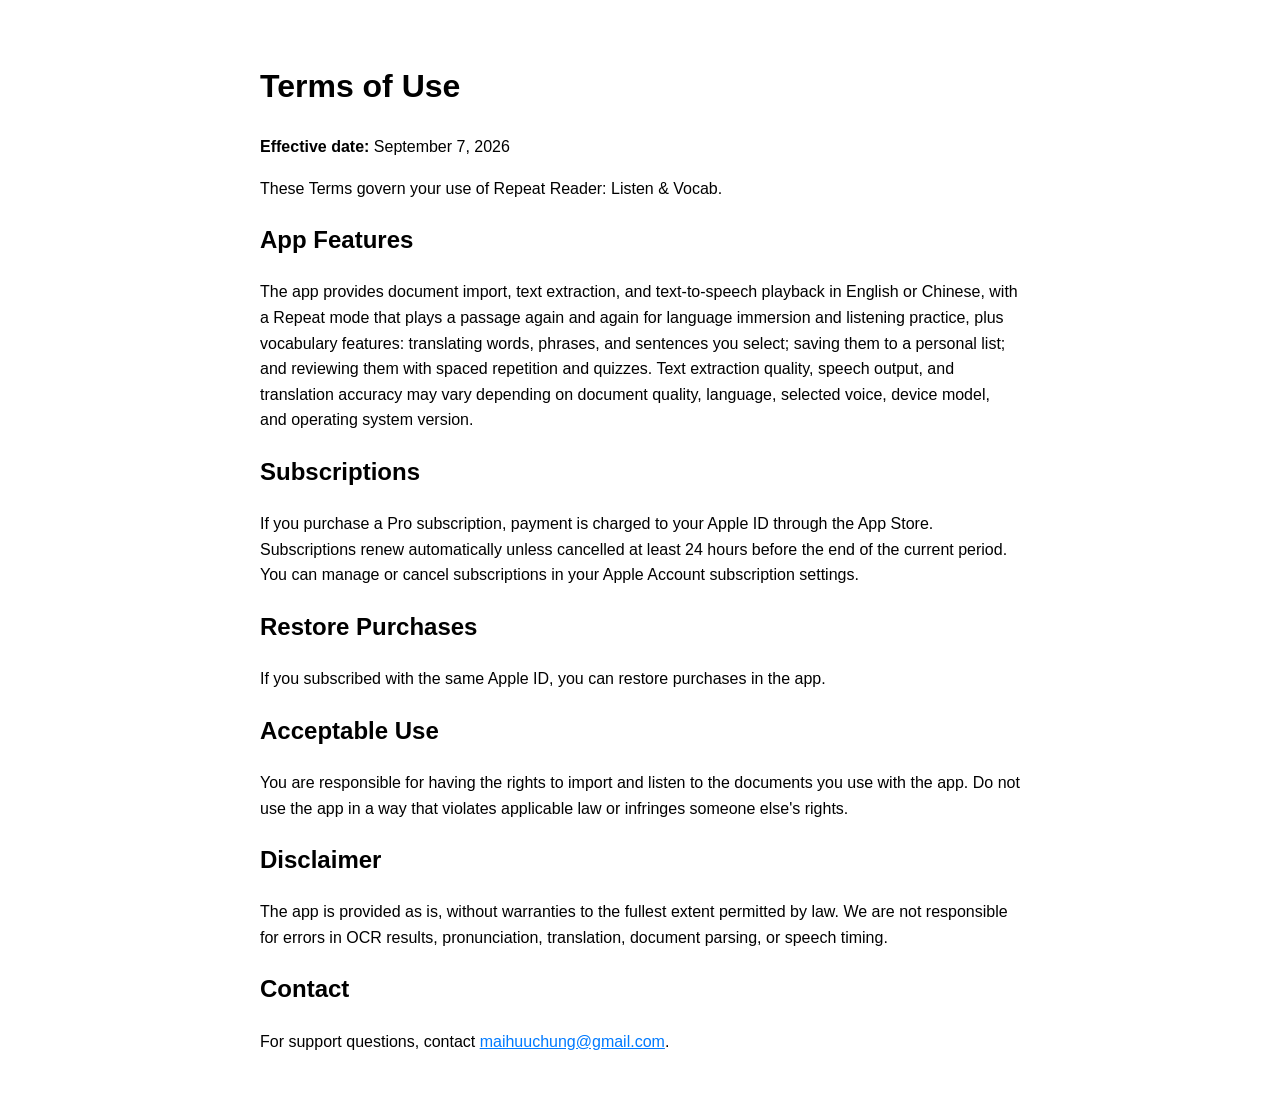
<file: RepeatReader/terms.html>
<!doctype html>
<html lang="en">
<head>
  <meta charset="utf-8">
  <meta name="viewport" content="width=device-width, initial-scale=1">
  <title>Terms of Use - Repeat Reader: Listen & Vocab</title>
  <style>
    :root {
      color-scheme: light dark;
      font-family: -apple-system, BlinkMacSystemFont, "Segoe UI", sans-serif;
      line-height: 1.6;
    }

    body {
      margin: 0;
      padding: 40px 20px;
      background: Canvas;
      color: CanvasText;
    }

    main {
      max-width: 760px;
      margin: 0 auto;
    }

    a {
      color: #007aff;
    }
  </style>
</head>
<body>
  <main>
    <h1>Terms of Use</h1>
    <p><strong>Effective date:</strong> September 7, 2026</p>

    <p>These Terms govern your use of Repeat Reader: Listen & Vocab.</p>

    <h2>App Features</h2>
    <p>The app provides document import, text extraction, and text-to-speech playback in English or Chinese, with a Repeat mode that plays a passage again and again for language immersion and listening practice, plus vocabulary features: translating words, phrases, and sentences you select; saving them to a personal list; and reviewing them with spaced repetition and quizzes. Text extraction quality, speech output, and translation accuracy may vary depending on document quality, language, selected voice, device model, and operating system version.</p>

    <h2>Subscriptions</h2>
    <p>If you purchase a Pro subscription, payment is charged to your Apple ID through the App Store. Subscriptions renew automatically unless cancelled at least 24 hours before the end of the current period. You can manage or cancel subscriptions in your Apple Account subscription settings.</p>

    <h2>Restore Purchases</h2>
    <p>If you subscribed with the same Apple ID, you can restore purchases in the app.</p>

    <h2>Acceptable Use</h2>
    <p>You are responsible for having the rights to import and listen to the documents you use with the app. Do not use the app in a way that violates applicable law or infringes someone else's rights.</p>

    <h2>Disclaimer</h2>
    <p>The app is provided as is, without warranties to the fullest extent permitted by law. We are not responsible for errors in OCR results, pronunciation, translation, document parsing, or speech timing.</p>

    <h2>Contact</h2>
    <p>For support questions, contact <a href="mailto:maihuuchung@gmail.com">maihuuchung@gmail.com</a>.</p>

  </main>
</body>
</html>
</file>
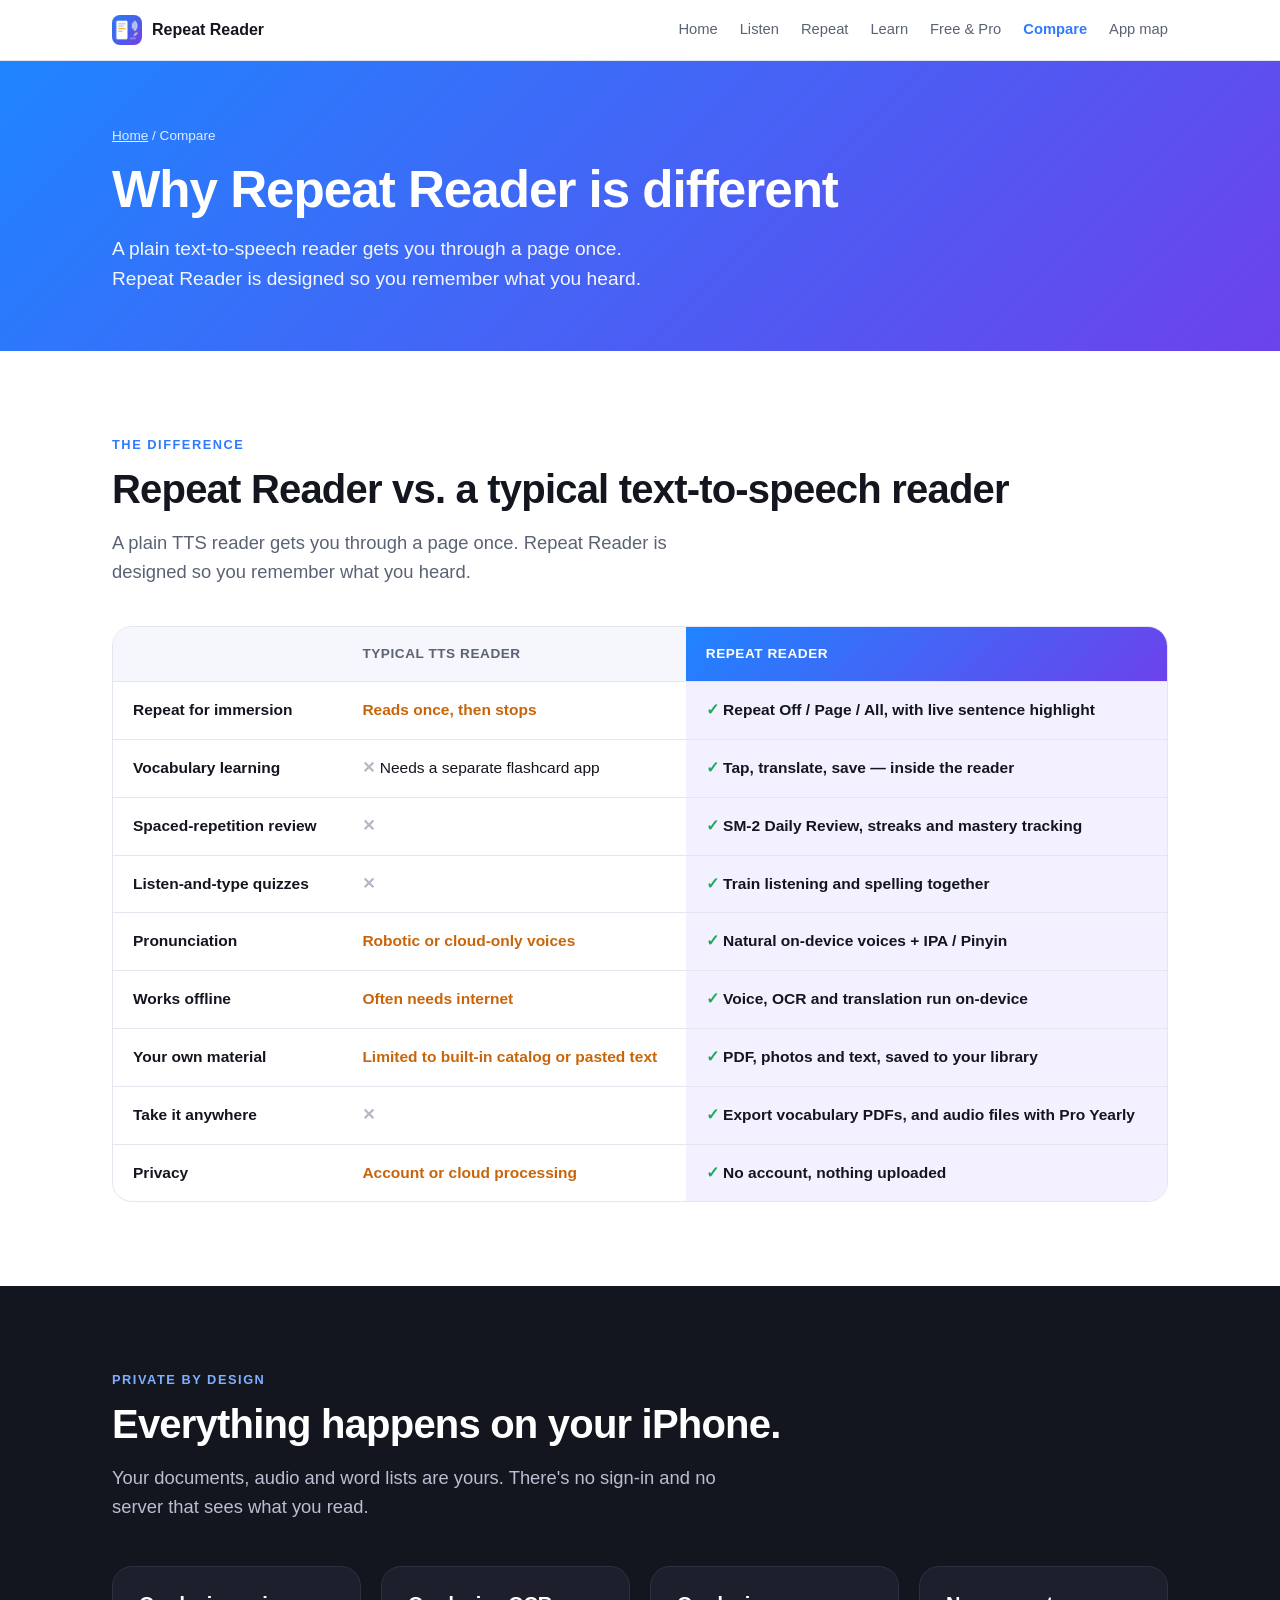
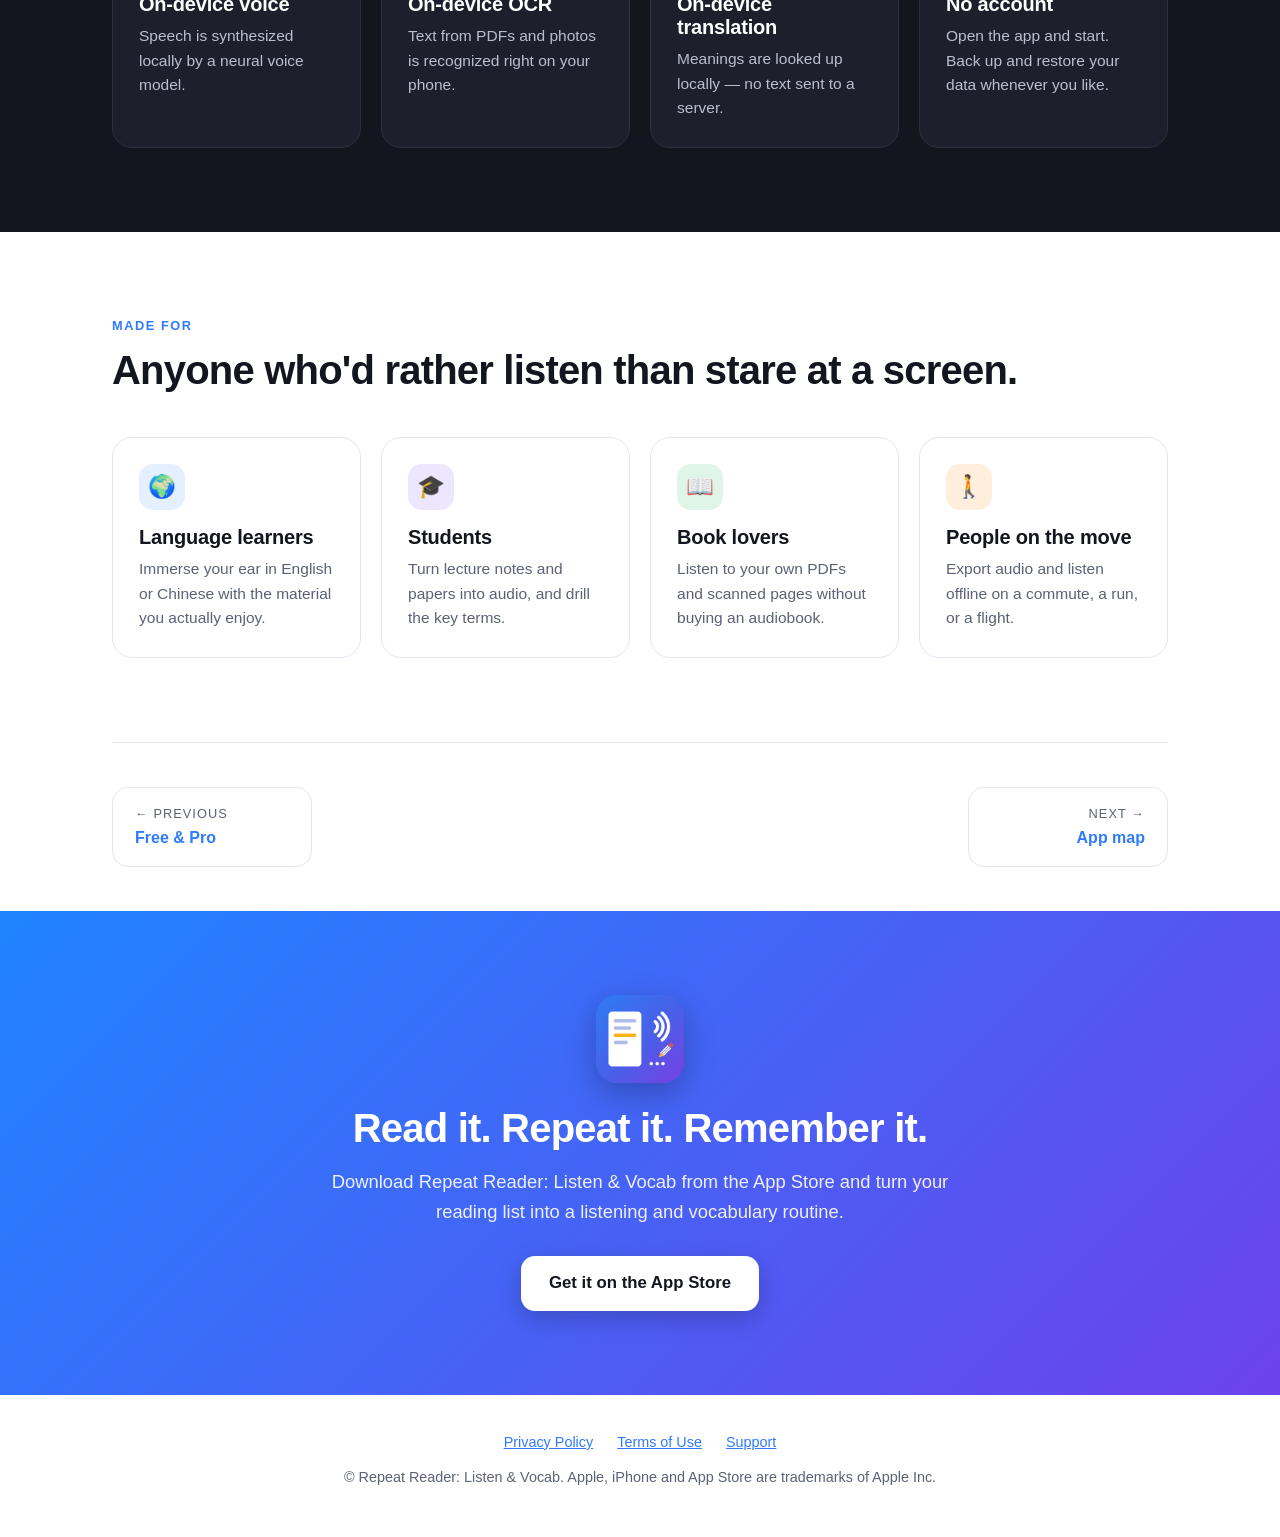
<file: RepeatReader/marketing/compare.html>
<!doctype html>
<html lang="en">
<head>
  <meta charset="utf-8">
  <meta name="viewport" content="width=device-width, initial-scale=1">
  <title>Compare — Repeat Reader: Listen &amp; Vocab</title>
  <meta name="description" content="How Repeat Reader compares with a typical text-to-speech reader: repeat, vocabulary, spaced repetition, offline voice and privacy.">
  <link rel="stylesheet" href="style.css">
</head>
<body>

<nav>
  <div class="wrap">
    <a class="brand" href="index.html"><img src="images/icon.png" alt="Repeat Reader icon"> Repeat Reader</a>
    <ul>
      <li><a href="index.html">Home</a></li>
      <li><a href="listen.html">Listen</a></li>
      <li><a href="repeat.html">Repeat</a></li>
      <li><a href="learn.html">Learn</a></li>
      <li><a href="pro.html">Free &amp; Pro</a></li>
      <li><a href="compare.html" class="active" aria-current="page">Compare</a></li>
      <li><a href="map.html">App map</a></li>
    </ul>
  </div>
</nav>

<header class="page-hero">
  <div class="wrap">
    <div class="crumb"><a href="index.html">Home</a> / Compare</div>
    <h1>Why Repeat Reader is different</h1>
    <p>A plain text-to-speech reader gets you through a page once. Repeat Reader is designed so you remember what you heard.</p>
  </div>
</header>
<section>
  <div class="wrap">
    <div class="eyebrow">The difference</div>
    <h2>Repeat Reader vs. a typical text-to-speech reader</h2>
    <p class="lead" style="margin-top:16px">A plain TTS reader gets you through a page once. Repeat Reader is designed so you remember what you heard.</p>

    <div class="table-wrap">
      <table>
        <thead>
          <tr><th></th><th>Typical TTS reader</th><th class="us">Repeat Reader</th></tr>
        </thead>
        <tbody>
          <tr><td><b>Repeat for immersion</b></td><td><span class="meh">Reads once, then stops</span></td><td class="us"><span class="yes">✓</span> Repeat Off / Page / All, with live sentence highlight</td></tr>
          <tr><td><b>Vocabulary learning</b></td><td><span class="no">✕</span> Needs a separate flashcard app</td><td class="us"><span class="yes">✓</span> Tap, translate, save — inside the reader</td></tr>
          <tr><td><b>Spaced-repetition review</b></td><td><span class="no">✕</span></td><td class="us"><span class="yes">✓</span> SM-2 Daily Review, streaks and mastery tracking</td></tr>
          <tr><td><b>Listen-and-type quizzes</b></td><td><span class="no">✕</span></td><td class="us"><span class="yes">✓</span> Train listening and spelling together</td></tr>
          <tr><td><b>Pronunciation</b></td><td><span class="meh">Robotic or cloud-only voices</span></td><td class="us"><span class="yes">✓</span> Natural on-device voices + IPA / Pinyin</td></tr>
          <tr><td><b>Works offline</b></td><td><span class="meh">Often needs internet</span></td><td class="us"><span class="yes">✓</span> Voice, OCR and translation run on-device</td></tr>
          <tr><td><b>Your own material</b></td><td><span class="meh">Limited to built-in catalog or pasted text</span></td><td class="us"><span class="yes">✓</span> PDF, photos and text, saved to your library</td></tr>
          <tr><td><b>Take it anywhere</b></td><td><span class="no">✕</span></td><td class="us"><span class="yes">✓</span> Export vocabulary PDFs, and audio files with Pro Yearly</td></tr>
          <tr><td><b>Privacy</b></td><td><span class="meh">Account or cloud processing</span></td><td class="us"><span class="yes">✓</span> No account, nothing uploaded</td></tr>
        </tbody>
      </table>
    </div>
  </div>
</section>

<section class="band" id="privacy">
  <div class="wrap">
    <div class="eyebrow">Private by design</div>
    <h2>Everything happens on your iPhone.</h2>
    <p class="lead" style="margin-top:16px">Your documents, audio and word lists are yours. There's no sign-in and no server that sees what you read.</p>
    <div class="cards four">
      <div class="card"><h3>On-device voice</h3><p>Speech is synthesized locally by a neural voice model.</p></div>
      <div class="card"><h3>On-device OCR</h3><p>Text from PDFs and photos is recognized right on your phone.</p></div>
      <div class="card"><h3>On-device translation</h3><p>Meanings are looked up locally — no text sent to a server.</p></div>
      <div class="card"><h3>No account</h3><p>Open the app and start. Back up and restore your data whenever you like.</p></div>
    </div>
  </div>
</section>

<section>
  <div class="wrap">
    <div class="eyebrow">Made for</div>
    <h2>Anyone who'd rather listen than stare at a screen.</h2>
    <div class="cards four">
      <div class="card"><div class="ico i-blue">🌍</div><h3>Language learners</h3><p>Immerse your ear in English or Chinese with the material you actually enjoy.</p></div>
      <div class="card"><div class="ico i-purple">🎓</div><h3>Students</h3><p>Turn lecture notes and papers into audio, and drill the key terms.</p></div>
      <div class="card"><div class="ico i-green">📖</div><h3>Book lovers</h3><p>Listen to your own PDFs and scanned pages without buying an audiobook.</p></div>
      <div class="card"><div class="ico i-orange">🚶</div><h3>People on the move</h3><p>Export audio and listen offline on a commute, a run, or a flight.</p></div>
    </div>
  </div>
</section>

<div class="wrap"><div class="pager"><a href="pro.html"><small>← Previous</small><b>Free &amp; Pro</b></a><a class="next" href="map.html"><small>Next →</small><b>App map</b></a></div></div>
<section class="cta">
  <div class="wrap">
    <img src="images/icon.png" alt="" style="width:88px;height:88px;border-radius:21px;margin:0 auto 22px;box-shadow:0 10px 30px rgba(0,0,0,.25)">
    <h2>Read it. Repeat it. Remember it.</h2>
    <p class="lead">Download Repeat Reader: Listen &amp; Vocab from the App Store and turn your reading list into a listening and vocabulary routine.</p>
    <a class="store" href="https://apps.apple.com/vn/app/repeat-reader-listen-vocab/id6798490565">Get it on the App Store</a>
  </div>
</section>

<footer>
  <div class="wrap">
    <p>
      <a href="https://chungmai.github.io/Documents/RepeatReader/privacy.html">Privacy Policy</a>
      <a href="https://chungmai.github.io/Documents/RepeatReader/terms.html">Terms of Use</a>
      <a href="mailto:maihuuchung@gmail.com">Support</a>
    </p>
    <p style="margin-top:12px">© Repeat Reader: Listen &amp; Vocab. Apple, iPhone and App Store are trademarks of Apple Inc.</p>
  </div>
</footer>

</body>
</html>
</file>
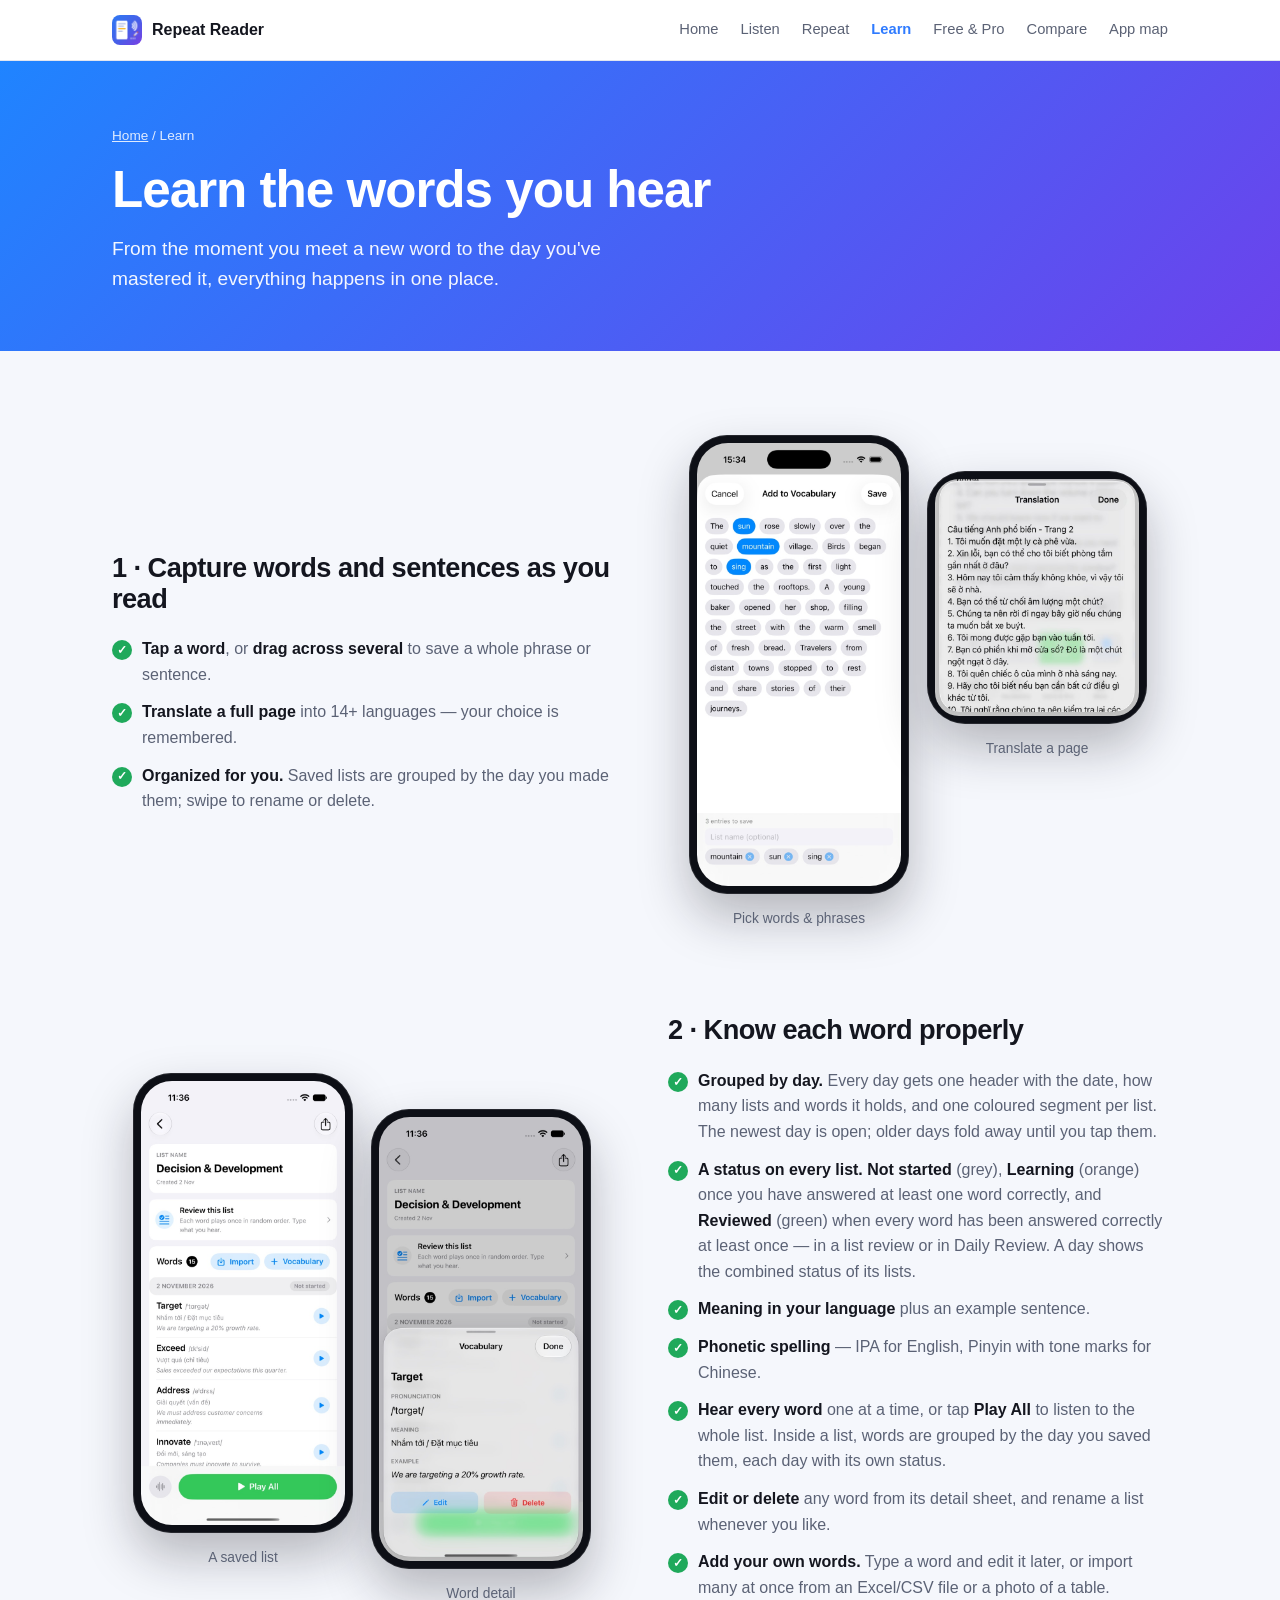
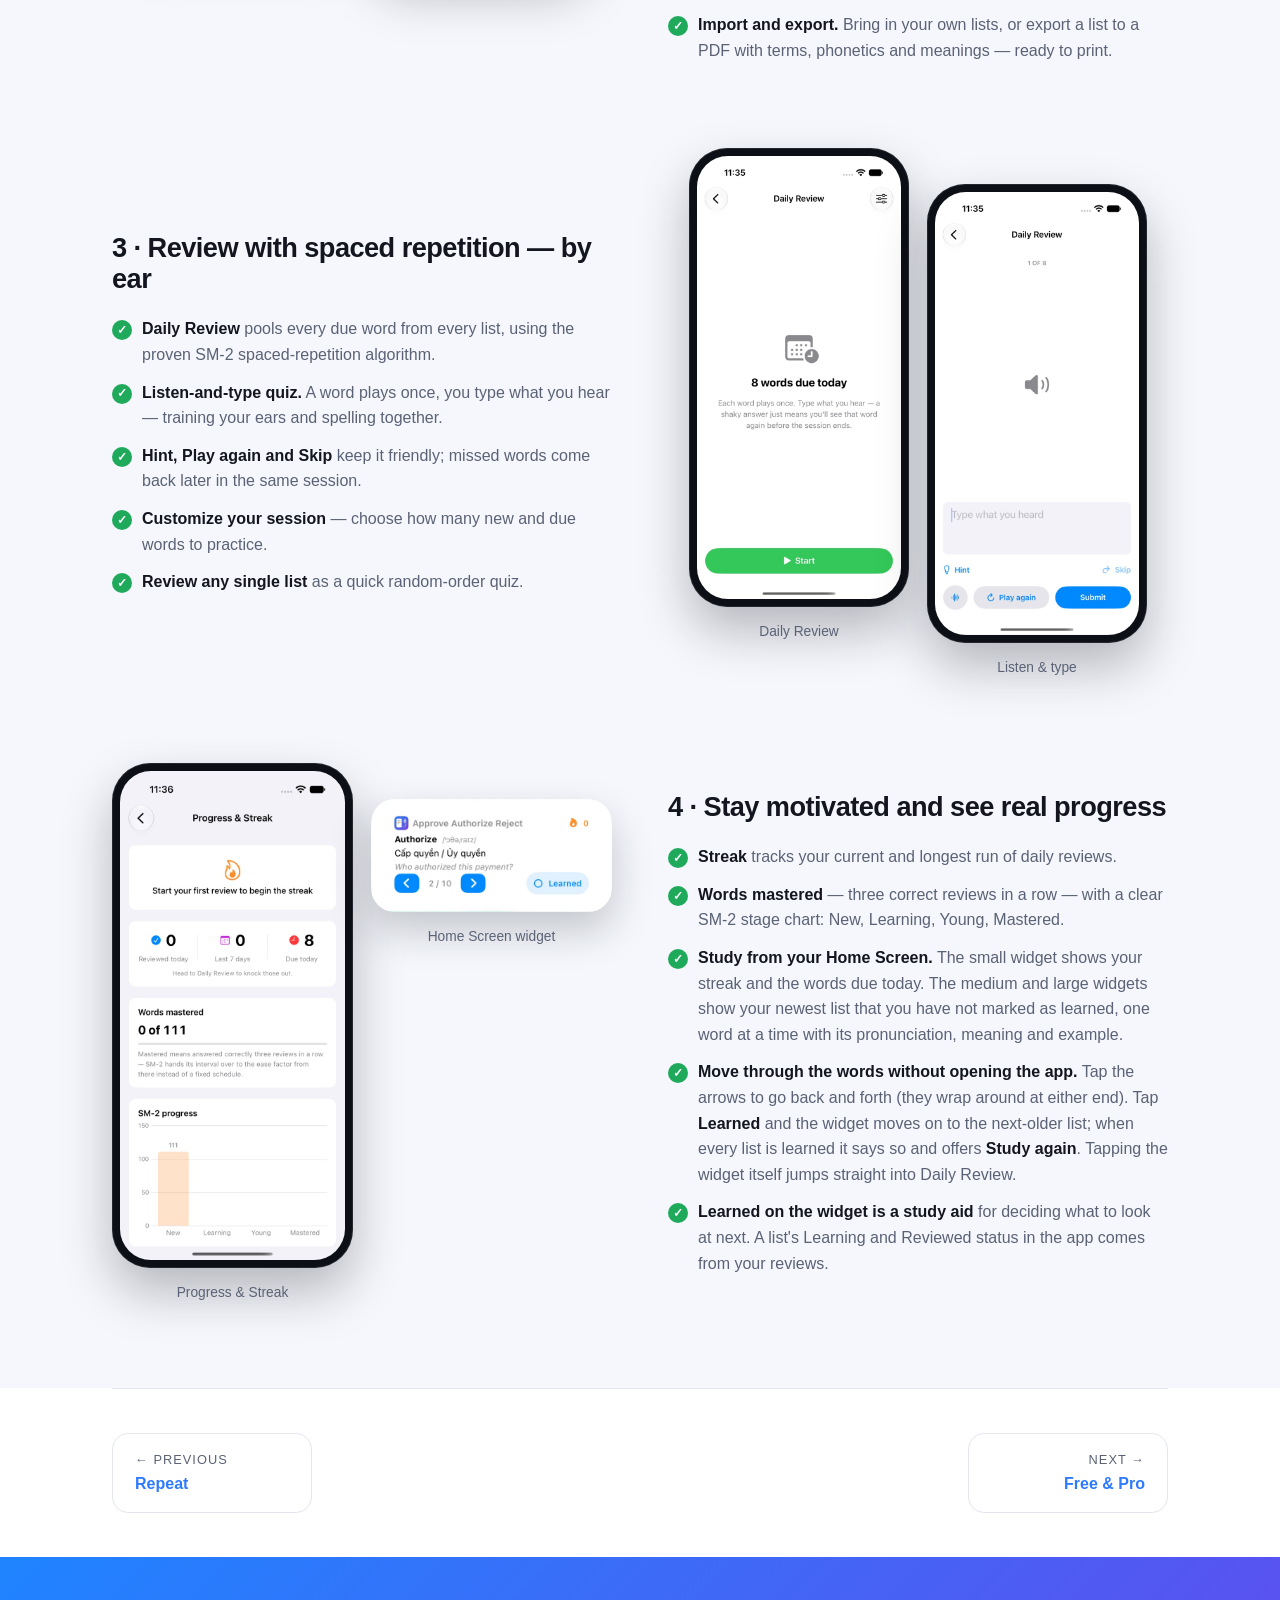
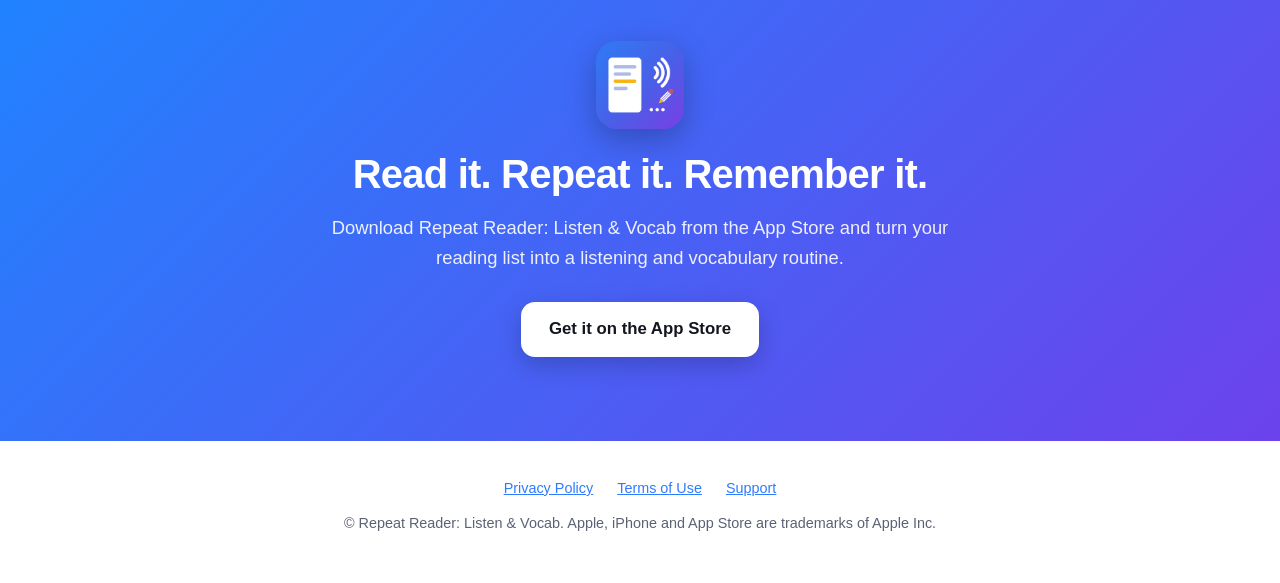
<file: RepeatReader/marketing/learn.html>
<!doctype html>
<html lang="en">
<head>
  <meta charset="utf-8">
  <meta name="viewport" content="width=device-width, initial-scale=1">
  <title>Learn — Repeat Reader: Listen &amp; Vocab</title>
  <meta name="description" content="Tap a word, translate it, save it, and review it with spaced repetition and listen-and-type quizzes — vocabulary built into reading.">
  <link rel="stylesheet" href="style.css">
</head>
<body>

<nav>
  <div class="wrap">
    <a class="brand" href="index.html"><img src="images/icon.png" alt="Repeat Reader icon"> Repeat Reader</a>
    <ul>
      <li><a href="index.html">Home</a></li>
      <li><a href="listen.html">Listen</a></li>
      <li><a href="repeat.html">Repeat</a></li>
      <li><a href="learn.html" class="active" aria-current="page">Learn</a></li>
      <li><a href="pro.html">Free &amp; Pro</a></li>
      <li><a href="compare.html">Compare</a></li>
      <li><a href="map.html">App map</a></li>
    </ul>
  </div>
</nav>

<header class="page-hero">
  <div class="wrap">
    <div class="crumb"><a href="index.html">Home</a> / Learn</div>
    <h1>Learn the words you hear</h1>
    <p>From the moment you meet a new word to the day you've mastered it, everything happens in one place.</p>
  </div>
</header>
<section class="alt">
  <div class="wrap stack">

    <div class="feature">
      <div class="copy">
        <h3 style="font-size:1.7rem;letter-spacing:-.02em">1 · Capture words and sentences as you read</h3>
        <ul>
          <li><b>Tap a word</b>, or <b>drag across several</b> to save a whole phrase or sentence.</li>
          <li><b>Translate a full page</b> into 14+ languages — your choice is remembered.</li>
          <li><b>Organized for you.</b> Saved lists are grouped by the day you made them; swipe to rename or delete.</li>
        </ul>
      </div>
      <div class="shots three">
        <figure><div class="phone"><img src="images/addvocab.jpg" alt="Add to Vocabulary word picker"></div><figcaption>Pick words &amp; phrases</figcaption></figure>
        <figure><div class="phone sheet"><img src="images/translate.jpg" alt="Full-page translation sheet"></div><figcaption>Translate a page</figcaption></figure>
      </div>
    </div>

    <div class="feature flip">
      <div class="copy">
        <h3 style="font-size:1.7rem;letter-spacing:-.02em">2 · Know each word properly</h3>
        <ul>
          <li><b>Grouped by day.</b> Every day gets one header with the date, how many lists and words it holds, and one coloured segment per list. The newest day is open; older days fold away until you tap them.</li>
          <li><b>A status on every list.</b> <b>Not started</b> (grey), <b>Learning</b> (orange) once you have answered at least one word correctly, and <b>Reviewed</b> (green) when every word has been answered correctly at least once — in a list review or in Daily Review. A day shows the combined status of its lists.</li>
          <li><b>Meaning in your language</b> plus an example sentence.</li>
          <li><b>Phonetic spelling</b> — IPA for English, Pinyin with tone marks for Chinese.</li>
          <li><b>Hear every word</b> one at a time, or tap <b>Play All</b> to listen to the whole list. Inside a list, words are grouped by the day you saved them, each day with its own status.</li>
          <li><b>Edit or delete</b> any word from its detail sheet, and rename a list whenever you like.</li>
          <li><b>Add your own words.</b> Type a word and edit it later, or import many at once from an Excel/CSV file or a photo of a table.</li>
          <li><b>Import and export.</b> Bring in your own lists, or export a list to a PDF with terms, phonetics and meanings — ready to print.</li>
        </ul>
      </div>
      <div class="shots three">
        <figure><div class="phone"><img src="images/list.jpg" alt="Vocabulary list with phonetics, meanings and examples"></div><figcaption>A saved list</figcaption></figure>
        <figure><div class="phone"><img src="images/word.jpg" alt="Word detail with pronunciation, meaning and example"></div><figcaption>Word detail</figcaption></figure>
      </div>
    </div>

    <div class="feature">
      <div class="copy">
        <h3 style="font-size:1.7rem;letter-spacing:-.02em">3 · Review with spaced repetition — by ear</h3>
        <ul>
          <li><b>Daily Review</b> pools every due word from every list, using the proven SM-2 spaced-repetition algorithm.</li>
          <li><b>Listen-and-type quiz.</b> A word plays once, you type what you hear — training your ears and spelling together.</li>
          <li><b>Hint, Play again and Skip</b> keep it friendly; missed words come back later in the same session.</li>
          <li><b>Customize your session</b> — choose how many new and due words to practice.</li>
          <li><b>Review any single list</b> as a quick random-order quiz.</li>
        </ul>
      </div>
      <div class="shots three">
        <figure><div class="phone"><img src="images/daily.jpg" alt="Daily Review start screen showing words due today"></div><figcaption>Daily Review</figcaption></figure>
        <figure><div class="phone"><img src="images/quiz.jpg" alt="Listen-and-type quiz"></div><figcaption>Listen &amp; type</figcaption></figure>
      </div>
    </div>

    <div class="feature flip">
      <div class="copy">
        <h3 style="font-size:1.7rem;letter-spacing:-.02em">4 · Stay motivated and see real progress</h3>
        <ul>
          <li><b>Streak</b> tracks your current and longest run of daily reviews.</li>
          <li><b>Words mastered</b> — three correct reviews in a row — with a clear SM-2 stage chart: New, Learning, Young, Mastered.</li>
<li><b>Study from your Home Screen.</b> The small widget shows your streak and the words due today. The medium and large widgets show your newest list that you have not marked as learned, one word at a time with its pronunciation, meaning and example.</li>
          <li><b>Move through the words without opening the app.</b> Tap the arrows to go back and forth (they wrap around at either end). Tap <b>Learned</b> and the widget moves on to the next-older list; when every list is learned it says so and offers <b>Study again</b>. Tapping the widget itself jumps straight into Daily Review.</li>
          <li><b>Learned on the widget is a study aid</b> for deciding what to look at next. A list's Learning and Reviewed status in the app comes from your reviews.</li>
        </ul>
      </div>
      <div class="shots">
        <figure><div class="phone"><img src="images/progress.jpg" alt="Progress and Streak dashboard"></div><figcaption>Progress &amp; Streak</figcaption></figure>
        <figure><img src="images/widget.png" alt="Home Screen widget showing a word with pronunciation, meaning, example and a Learned button" style="width:100%;height:auto;border-radius:24px;box-shadow:0 18px 40px rgba(20,22,31,.22)"><figcaption>Home Screen widget</figcaption></figure>
      </div>
    </div>

  </div>
</section>

<div class="wrap"><div class="pager"><a href="repeat.html"><small>← Previous</small><b>Repeat</b></a><a class="next" href="pro.html"><small>Next →</small><b>Free &amp; Pro</b></a></div></div>
<section class="cta">
  <div class="wrap">
    <img src="images/icon.png" alt="" style="width:88px;height:88px;border-radius:21px;margin:0 auto 22px;box-shadow:0 10px 30px rgba(0,0,0,.25)">
    <h2>Read it. Repeat it. Remember it.</h2>
    <p class="lead">Download Repeat Reader: Listen &amp; Vocab from the App Store and turn your reading list into a listening and vocabulary routine.</p>
    <a class="store" href="https://apps.apple.com/vn/app/repeat-reader-listen-vocab/id6798490565">Get it on the App Store</a>
  </div>
</section>

<footer>
  <div class="wrap">
    <p>
      <a href="https://chungmai.github.io/Documents/RepeatReader/privacy.html">Privacy Policy</a>
      <a href="https://chungmai.github.io/Documents/RepeatReader/terms.html">Terms of Use</a>
      <a href="mailto:maihuuchung@gmail.com">Support</a>
    </p>
    <p style="margin-top:12px">© Repeat Reader: Listen &amp; Vocab. Apple, iPhone and App Store are trademarks of Apple Inc.</p>
  </div>
</footer>

</body>
</html>
</file>
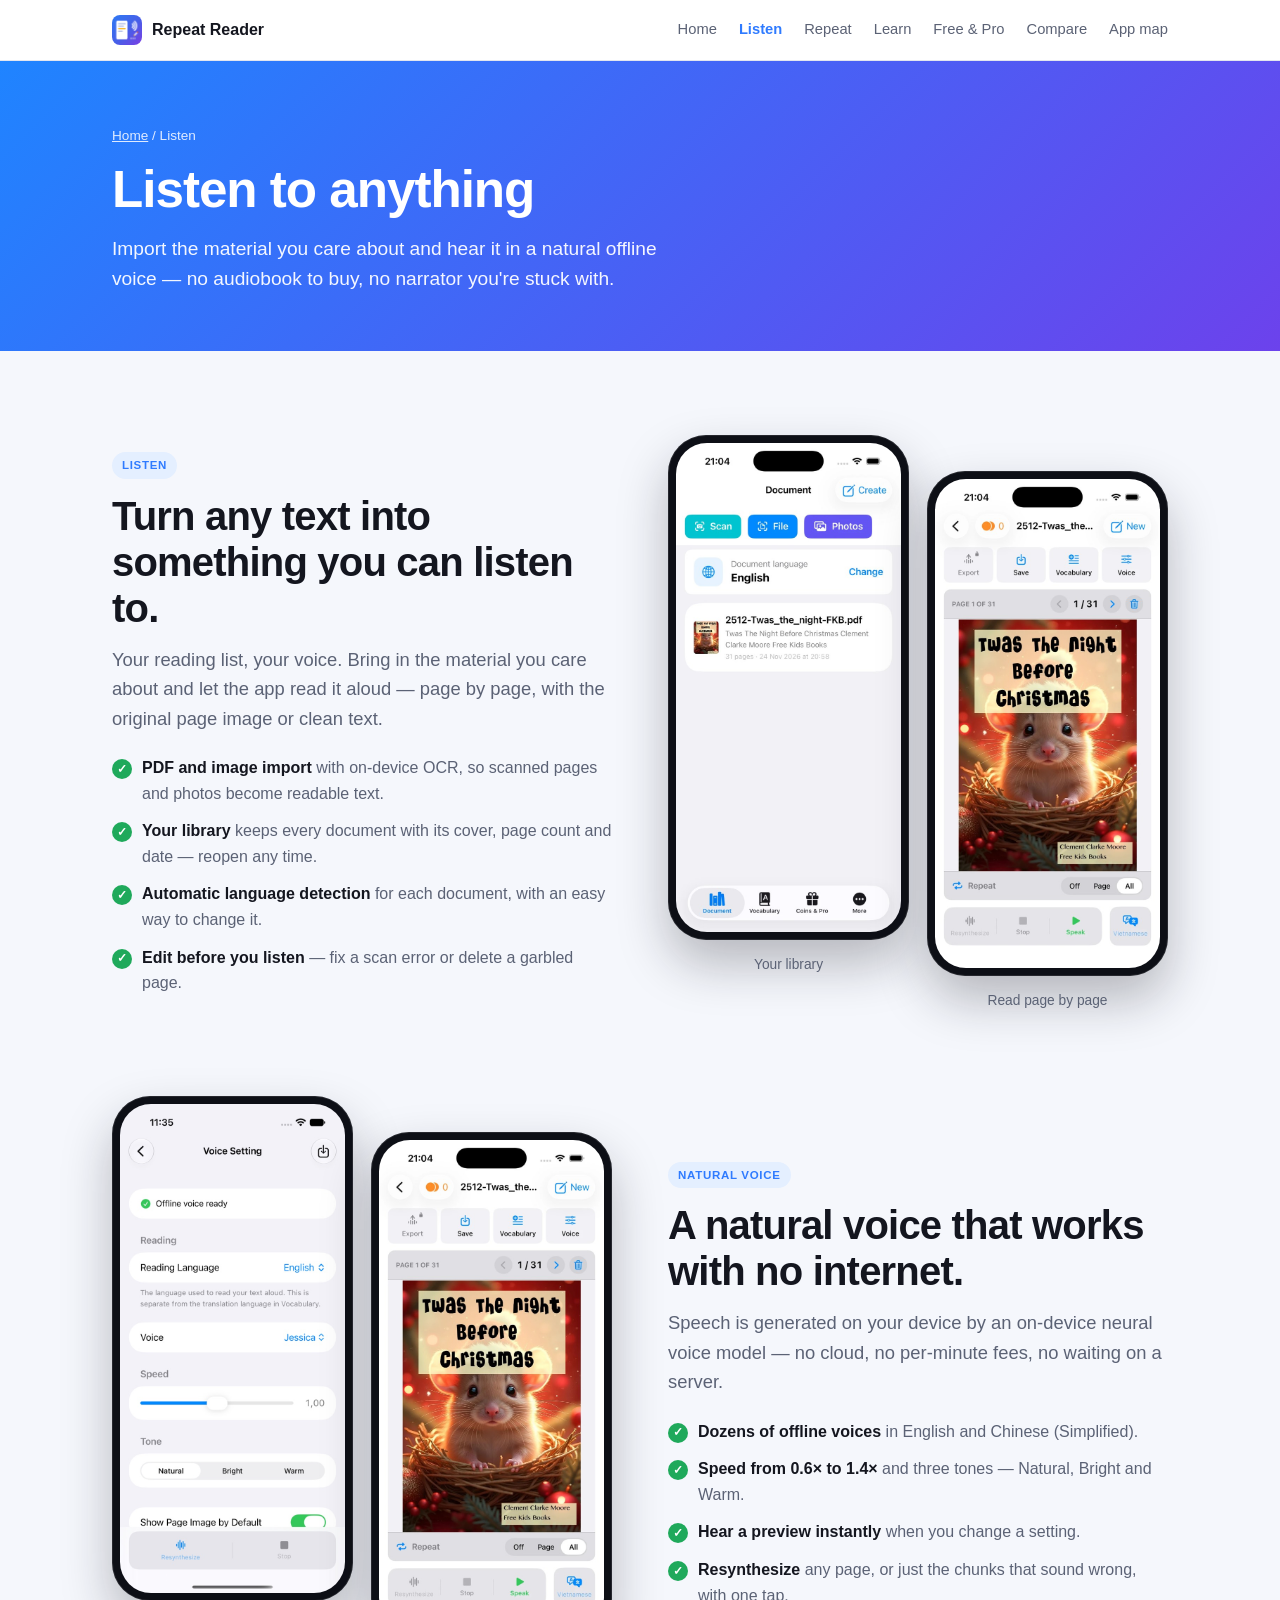
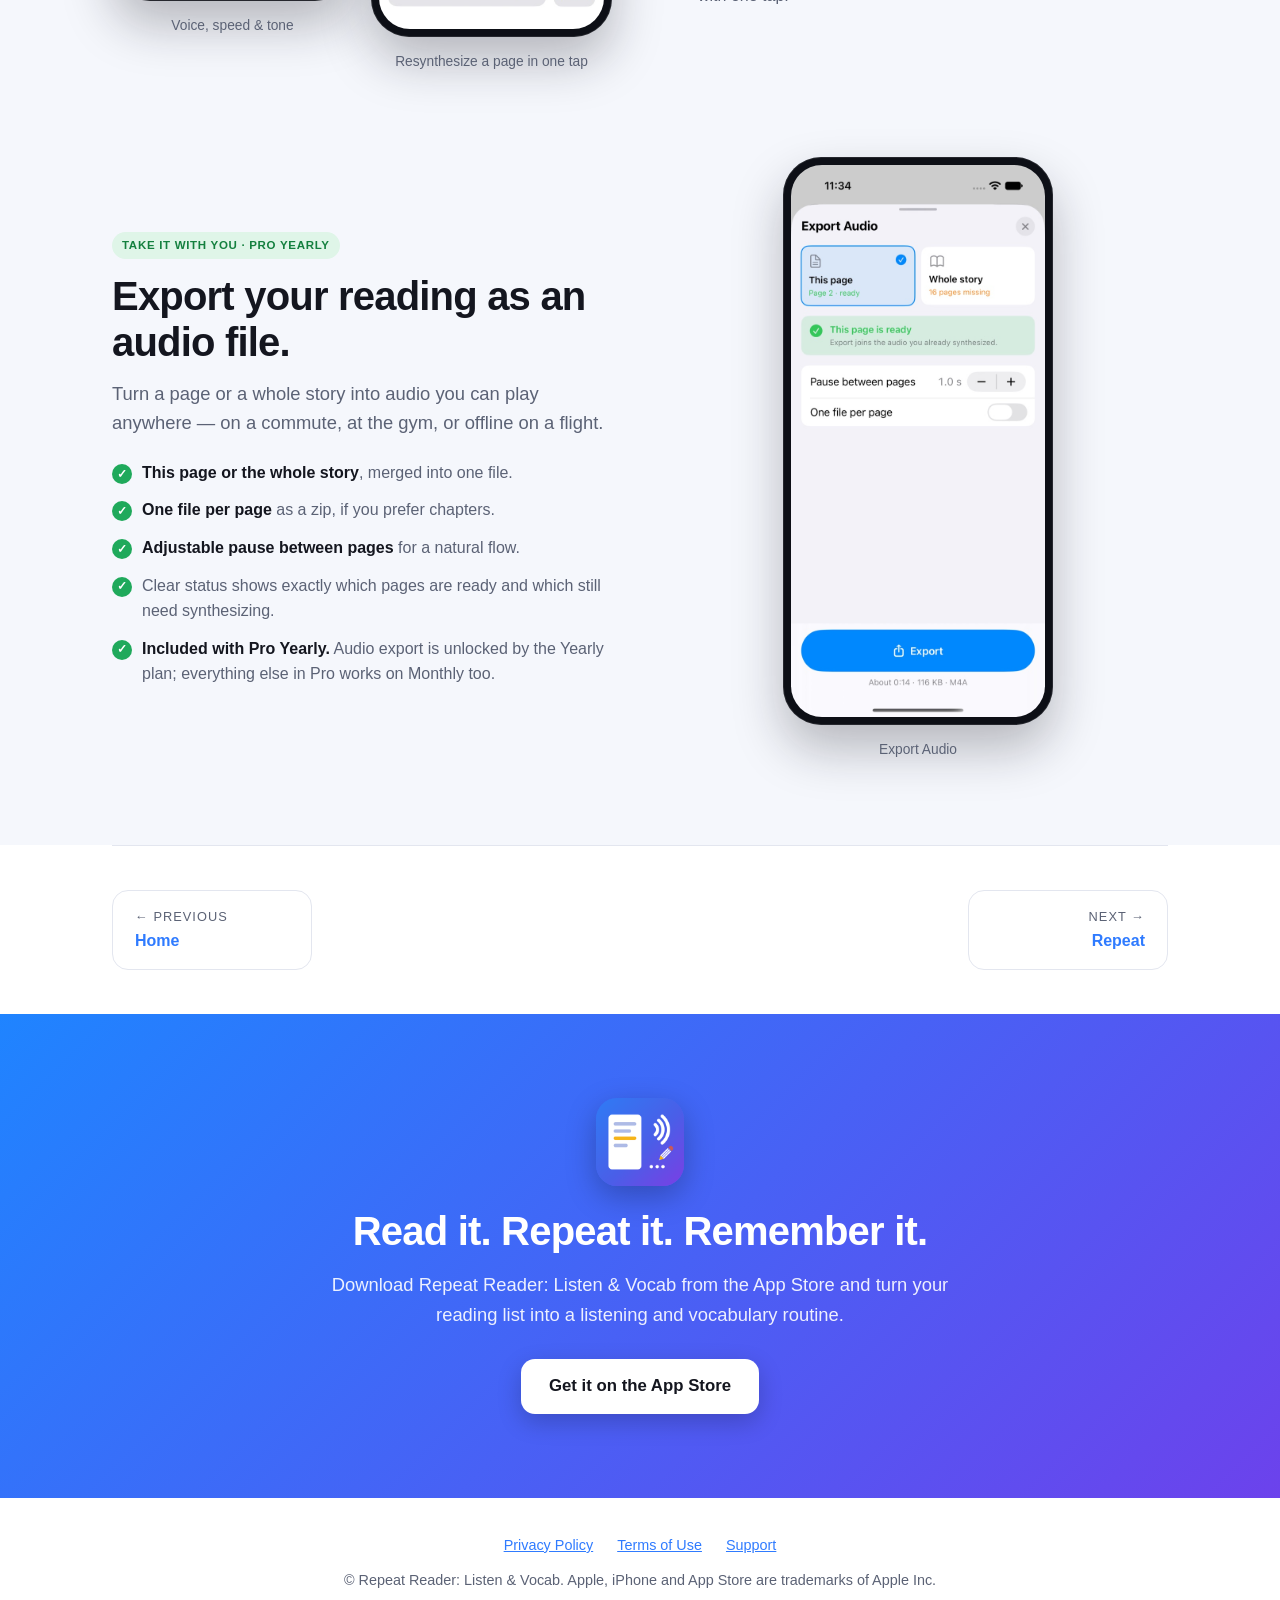
<file: RepeatReader/marketing/listen.html>
<!doctype html>
<html lang="en">
<head>
  <meta charset="utf-8">
  <meta name="viewport" content="width=device-width, initial-scale=1">
  <title>Listen — Repeat Reader: Listen &amp; Vocab</title>
  <meta name="description" content="Import your own PDFs, photos and text and listen with a natural offline voice. Export pages or whole stories as audio.">
  <link rel="stylesheet" href="style.css">
</head>
<body>

<nav>
  <div class="wrap">
    <a class="brand" href="index.html"><img src="images/icon.png" alt="Repeat Reader icon"> Repeat Reader</a>
    <ul>
      <li><a href="index.html">Home</a></li>
      <li><a href="listen.html" class="active" aria-current="page">Listen</a></li>
      <li><a href="repeat.html">Repeat</a></li>
      <li><a href="learn.html">Learn</a></li>
      <li><a href="pro.html">Free &amp; Pro</a></li>
      <li><a href="compare.html">Compare</a></li>
      <li><a href="map.html">App map</a></li>
    </ul>
  </div>
</nav>

<header class="page-hero">
  <div class="wrap">
    <div class="crumb"><a href="index.html">Home</a> / Listen</div>
    <h1>Listen to anything</h1>
    <p>Import the material you care about and hear it in a natural offline voice — no audiobook to buy, no narrator you're stuck with.</p>
  </div>
</header>
<section class="alt">
  <div class="wrap stack">

    <div class="feature">
      <div class="copy">
        <span class="tag">Listen</span>
        <h2>Turn any text into something you can listen to.</h2>
        <p class="lead">Your reading list, your voice. Bring in the material you care about and let the app read it aloud — page by page, with the original page image or clean text.</p>
        <ul>
          <li><b>PDF and image import</b> with on-device OCR, so scanned pages and photos become readable text.</li>
          <li><b>Your library</b> keeps every document with its cover, page count and date — reopen any time.</li>
          <li><b>Automatic language detection</b> for each document, with an easy way to change it.</li>
          <li><b>Edit before you listen</b> — fix a scan error or delete a garbled page.</li>
        </ul>
      </div>
      <div class="shots">
        <figure><div class="phone"><img src="images/library.jpg" alt="Library of imported documents with covers"></div><figcaption>Your library</figcaption></figure>
        <figure><div class="phone"><img src="images/reader.jpg" alt="Reader showing a page of an imported book"></div><figcaption>Read page by page</figcaption></figure>
      </div>
    </div>

    <div class="feature flip">
      <div class="copy">
        <span class="tag">Natural voice</span>
        <h2>A natural voice that works with no internet.</h2>
        <p class="lead">Speech is generated on your device by an on-device neural voice model — no cloud, no per-minute fees, no waiting on a server.</p>
        <ul>
          <li><b>Dozens of offline voices</b> in English and Chinese (Simplified).</li>
          <li><b>Speed from 0.6× to 1.4×</b> and three tones — Natural, Bright and Warm.</li>
          <li><b>Hear a preview instantly</b> when you change a setting.</li>
          <li><b>Resynthesize</b> any page, or just the chunks that sound wrong, with one tap.</li>
        </ul>
      </div>
      <div class="shots">
        <figure><div class="phone"><img src="images/voice.jpg" alt="Voice Setting screen with language, voice, speed and tone"></div><figcaption>Voice, speed &amp; tone</figcaption></figure>
        <figure><div class="phone"><img src="images/reader.jpg" alt="Reader with the Resynthesize, Stop and Speak controls"></div><figcaption>Resynthesize a page in one tap</figcaption></figure>
      </div>
    </div>

    <div class="feature">
      <div class="copy">
        <span class="tag go">Take it with you · Pro Yearly</span>
        <h2>Export your reading as an audio file.</h2>
        <p class="lead">Turn a page or a whole story into audio you can play anywhere — on a commute, at the gym, or offline on a flight.</p>
        <ul>
          <li><b>This page or the whole story</b>, merged into one file.</li>
          <li><b>One file per page</b> as a zip, if you prefer chapters.</li>
          <li><b>Adjustable pause between pages</b> for a natural flow.</li>
          <li>Clear status shows exactly which pages are ready and which still need synthesizing.</li>
          <li><b>Included with Pro Yearly.</b> Audio export is unlocked by the Yearly plan; everything else in Pro works on Monthly too.</li>
        </ul>
      </div>
      <div class="shots">
        <figure><div class="phone"><img src="images/export.jpg" alt="Export Audio sheet with page selection and options"></div><figcaption>Export Audio</figcaption></figure>
      </div>
    </div>

  </div>
</section>

<div class="wrap"><div class="pager"><a href="index.html"><small>← Previous</small><b>Home</b></a><a class="next" href="repeat.html"><small>Next →</small><b>Repeat</b></a></div></div>
<section class="cta">
  <div class="wrap">
    <img src="images/icon.png" alt="" style="width:88px;height:88px;border-radius:21px;margin:0 auto 22px;box-shadow:0 10px 30px rgba(0,0,0,.25)">
    <h2>Read it. Repeat it. Remember it.</h2>
    <p class="lead">Download Repeat Reader: Listen &amp; Vocab from the App Store and turn your reading list into a listening and vocabulary routine.</p>
    <a class="store" href="https://apps.apple.com/vn/app/repeat-reader-listen-vocab/id6798490565">Get it on the App Store</a>
  </div>
</section>

<footer>
  <div class="wrap">
    <p>
      <a href="https://chungmai.github.io/Documents/RepeatReader/privacy.html">Privacy Policy</a>
      <a href="https://chungmai.github.io/Documents/RepeatReader/terms.html">Terms of Use</a>
      <a href="mailto:maihuuchung@gmail.com">Support</a>
    </p>
    <p style="margin-top:12px">© Repeat Reader: Listen &amp; Vocab. Apple, iPhone and App Store are trademarks of Apple Inc.</p>
  </div>
</footer>

</body>
</html>
</file>
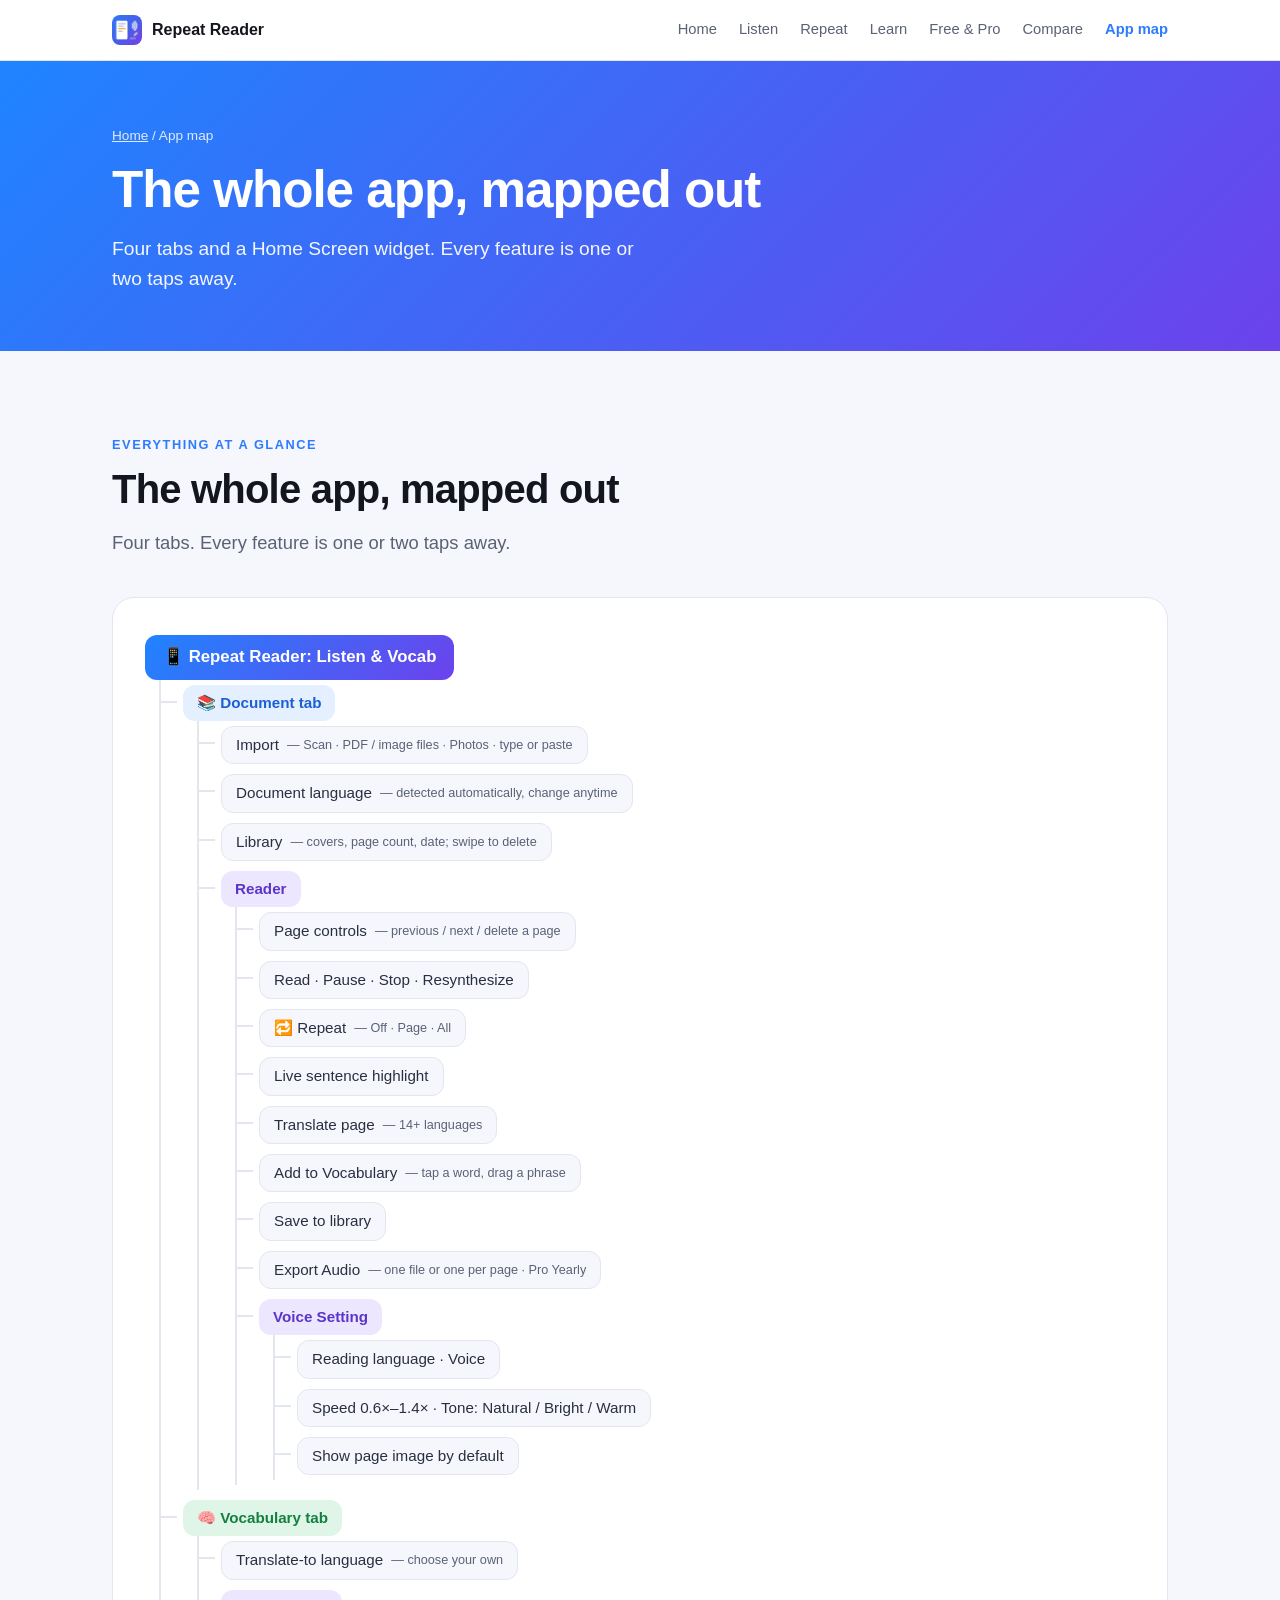
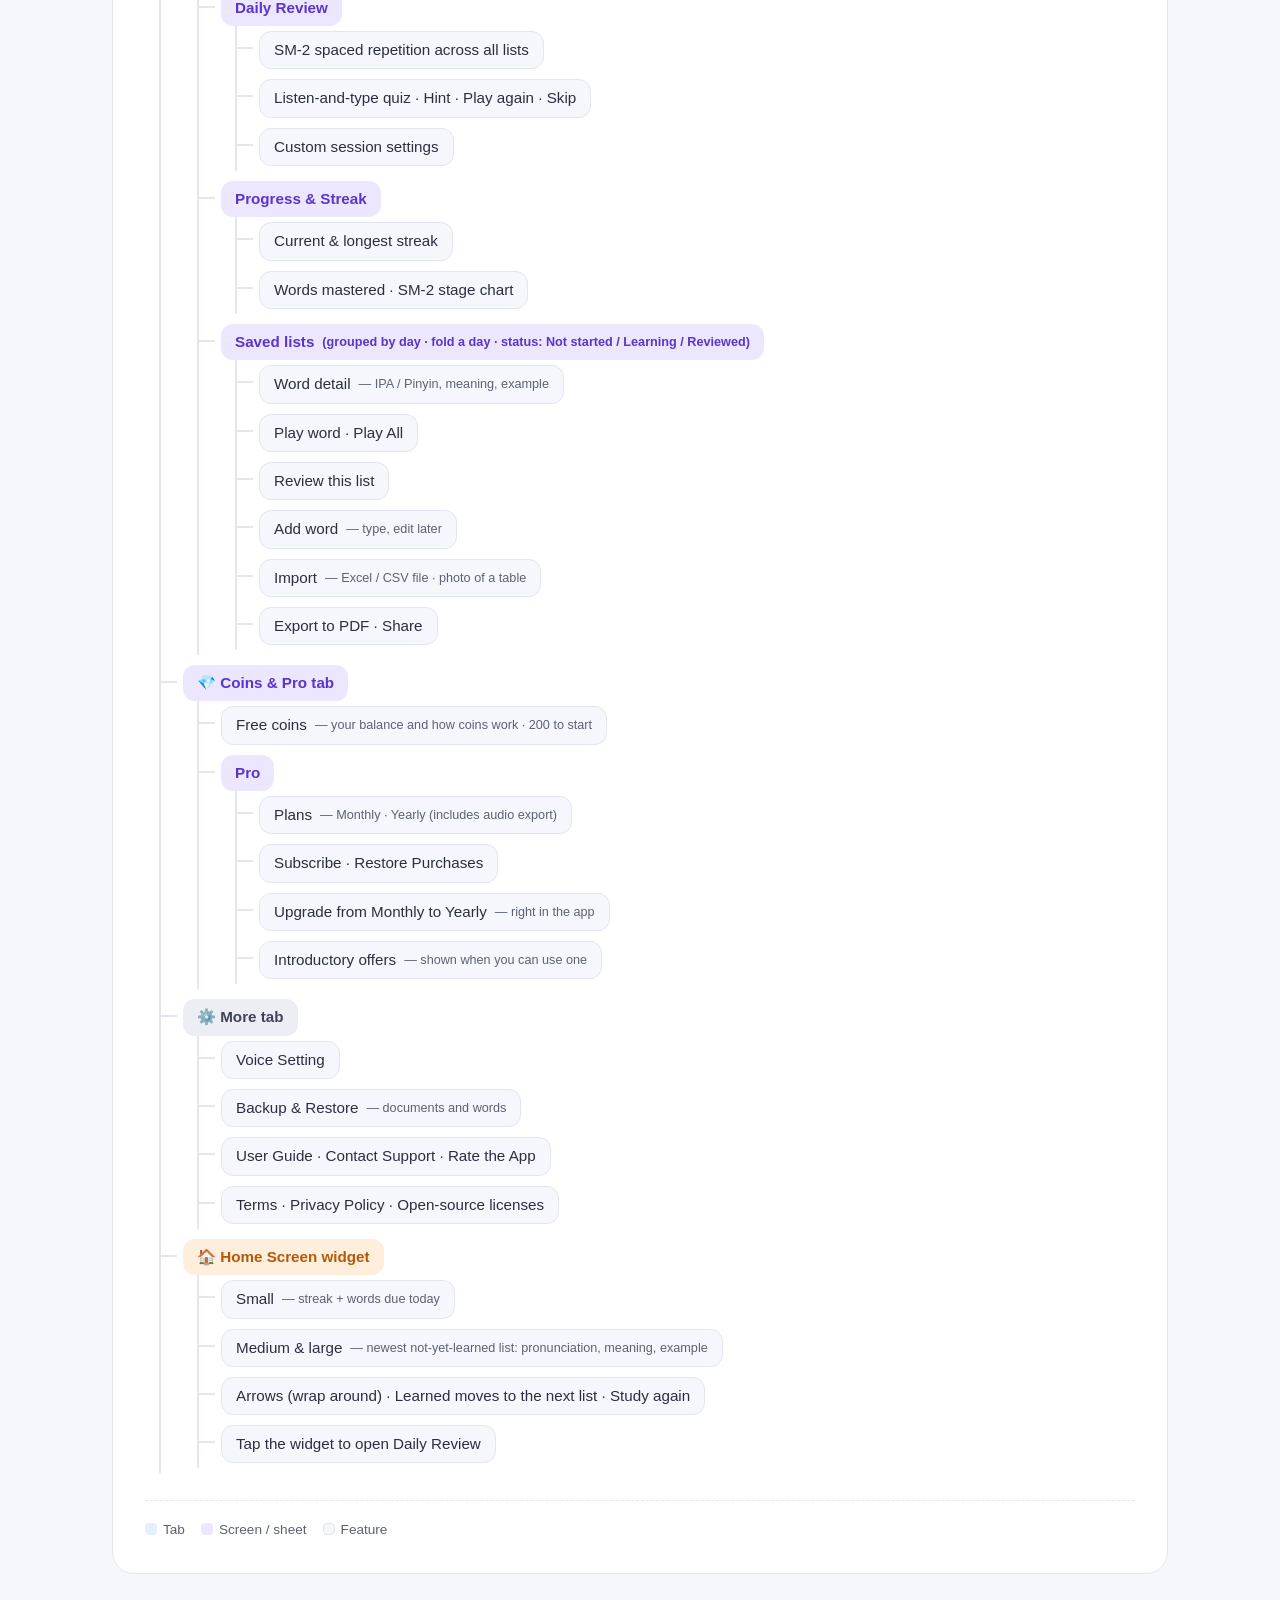
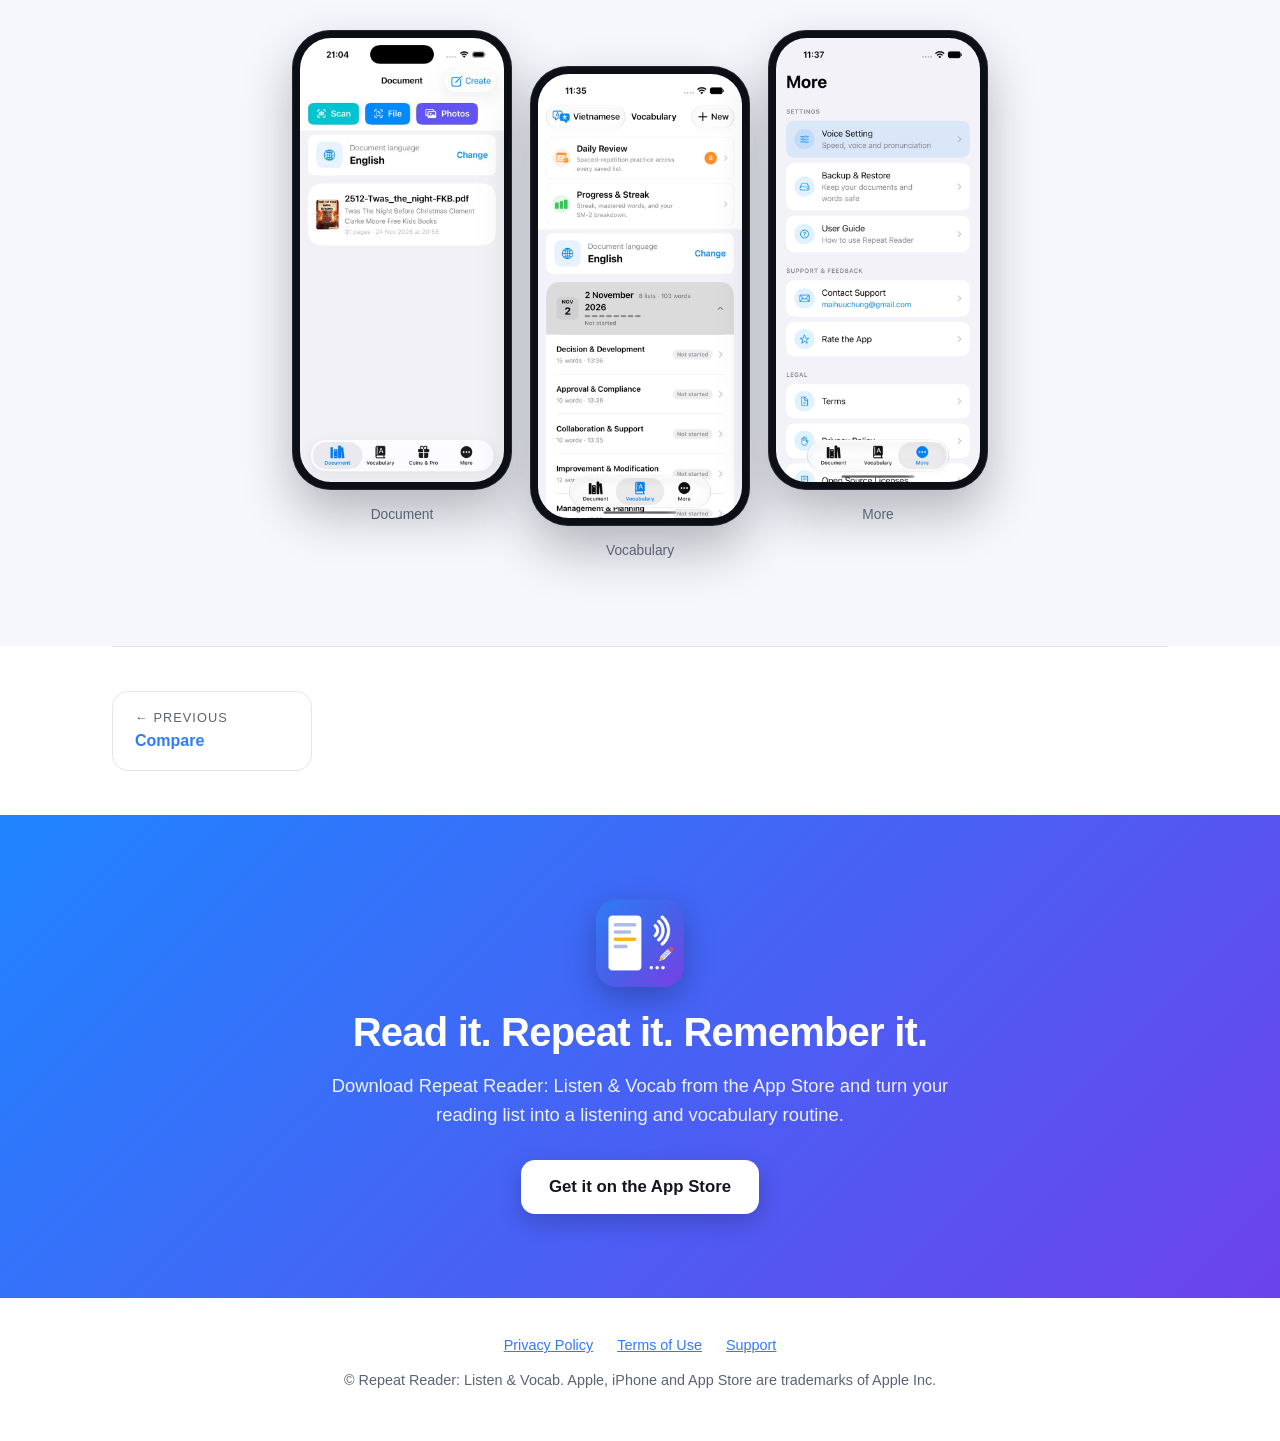
<file: RepeatReader/marketing/map.html>
<!doctype html>
<html lang="en">
<head>
  <meta charset="utf-8">
  <meta name="viewport" content="width=device-width, initial-scale=1">
  <title>App map — Repeat Reader: Listen &amp; Vocab</title>
  <meta name="description" content="Every screen and feature of Repeat Reader: Listen & Vocab, laid out as a simple tree.">
  <link rel="stylesheet" href="style.css">
</head>
<body>

<nav>
  <div class="wrap">
    <a class="brand" href="index.html"><img src="images/icon.png" alt="Repeat Reader icon"> Repeat Reader</a>
    <ul>
      <li><a href="index.html">Home</a></li>
      <li><a href="listen.html">Listen</a></li>
      <li><a href="repeat.html">Repeat</a></li>
      <li><a href="learn.html">Learn</a></li>
      <li><a href="pro.html">Free &amp; Pro</a></li>
      <li><a href="compare.html">Compare</a></li>
      <li><a href="map.html" class="active" aria-current="page">App map</a></li>
    </ul>
  </div>
</nav>

<header class="page-hero">
  <div class="wrap">
    <div class="crumb"><a href="index.html">Home</a> / App map</div>
    <h1>The whole app, mapped out</h1>
    <p>Four tabs and a Home Screen widget. Every feature is one or two taps away.</p>
  </div>
</header>
<section class="alt">
  <div class="wrap">
    <div class="eyebrow">Everything at a glance</div>
    <h2>The whole app, mapped out</h2>
    <p class="lead" style="margin-top:16px">Four tabs. Every feature is one or two taps away.</p>

    <div class="tree-wrap">
      <ul class="tree">
        <li class="root"><span class="node">📱 Repeat Reader: Listen &amp; Vocab</span>
          <ul>

            <li class="tab"><span class="node">📚 Document tab</span>
              <ul>
                <li class="leaf"><span class="node">Import <small>— Scan · PDF / image files · Photos · type or paste</small></span></li>
                <li class="leaf"><span class="node">Document language <small>— detected automatically, change anytime</small></span></li>
                <li class="leaf"><span class="node">Library <small>— covers, page count, date; swipe to delete</small></span></li>
                <li class="sub"><span class="node">Reader</span>
                  <ul>
                    <li class="leaf"><span class="node">Page controls <small>— previous / next / delete a page</small></span></li>
                    <li class="leaf"><span class="node">Read · Pause · Stop · Resynthesize</span></li>
                    <li class="leaf"><span class="node">🔁 Repeat <small>— Off · Page · All</small></span></li>
                    <li class="leaf"><span class="node">Live sentence highlight</span></li>
                    <li class="leaf"><span class="node">Translate page <small>— 14+ languages</small></span></li>
                    <li class="leaf"><span class="node">Add to Vocabulary <small>— tap a word, drag a phrase</small></span></li>
                    <li class="leaf"><span class="node">Save to library</span></li>
                    <li class="leaf"><span class="node">Export Audio <small>— one file or one per page · Pro Yearly</small></span></li>
                    <li class="sub"><span class="node">Voice Setting</span>
                      <ul>
                        <li class="leaf"><span class="node">Reading language · Voice</span></li>
                        <li class="leaf"><span class="node">Speed 0.6×–1.4× · Tone: Natural / Bright / Warm</span></li>
                        <li class="leaf"><span class="node">Show page image by default</span></li>
                      </ul>
                    </li>
                  </ul>
                </li>
              </ul>
            </li>

            <li class="tab green"><span class="node">🧠 Vocabulary tab</span>
              <ul>
                <li class="leaf"><span class="node">Translate-to language <small>— choose your own</small></span></li>
                <li class="sub"><span class="node">Daily Review</span>
                  <ul>
                    <li class="leaf"><span class="node">SM-2 spaced repetition across all lists</span></li>
                    <li class="leaf"><span class="node">Listen-and-type quiz · Hint · Play again · Skip</span></li>
                    <li class="leaf"><span class="node">Custom session settings</span></li>
                  </ul>
                </li>
                <li class="sub"><span class="node">Progress &amp; Streak</span>
                  <ul>
                    <li class="leaf"><span class="node">Current &amp; longest streak</span></li>
                    <li class="leaf"><span class="node">Words mastered · SM-2 stage chart</span></li>
                  </ul>
                </li>
                <li class="sub"><span class="node">Saved lists <small>(grouped by day · fold a day · status: Not started / Learning / Reviewed)</small></span>
                  <ul>
                    <li class="leaf"><span class="node">Word detail <small>— IPA / Pinyin, meaning, example</small></span></li>
                    <li class="leaf"><span class="node">Play word · Play All</span></li>
                    <li class="leaf"><span class="node">Review this list</span></li>
                    <li class="leaf"><span class="node">Add word <small>— type, edit later</small></span></li>
                    <li class="leaf"><span class="node">Import <small>— Excel / CSV file · photo of a table</small></span></li>
                    <li class="leaf"><span class="node">Export to PDF · Share</span></li>
                  </ul>
                </li>
              </ul>
            </li>

            <li class="tab purple"><span class="node">💎 Coins &amp; Pro tab</span>
              <ul>
                <li class="leaf"><span class="node">Free coins <small>— your balance and how coins work · 200 to start</small></span></li>
                <li class="sub"><span class="node">Pro</span>
                  <ul>
                    <li class="leaf"><span class="node">Plans <small>— Monthly · Yearly (includes audio export)</small></span></li>
                    <li class="leaf"><span class="node">Subscribe · Restore Purchases</span></li>
                    <li class="leaf"><span class="node">Upgrade from Monthly to Yearly <small>— right in the app</small></span></li>
                    <li class="leaf"><span class="node">Introductory offers <small>— shown when you can use one</small></span></li>
                  </ul>
                </li>
              </ul>
            </li>

            <li class="tab gray"><span class="node">⚙️ More tab</span>
              <ul>
                <li class="leaf"><span class="node">Voice Setting</span></li>
                <li class="leaf"><span class="node">Backup &amp; Restore <small>— documents and words</small></span></li>
                <li class="leaf"><span class="node">User Guide · Contact Support · Rate the App</span></li>
                <li class="leaf"><span class="node">Terms · Privacy Policy · Open-source licenses</span></li>
              </ul>
            </li>

            <li class="tab orange"><span class="node">🏠 Home Screen widget</span>
              <ul>
                <li class="leaf"><span class="node">Small <small>— streak + words due today</small></span></li>
                <li class="leaf"><span class="node">Medium &amp; large <small>— newest not-yet-learned list: pronunciation, meaning, example</small></span></li>
                <li class="leaf"><span class="node">Arrows (wrap around) · Learned moves to the next list · Study again</span></li>
                <li class="leaf"><span class="node">Tap the widget to open Daily Review</span></li>
              </ul>
            </li>

          </ul>
        </li>
      </ul>
      <div class="legend">
        <span><i style="background:#e4efff"></i>Tab</span>
        <span><i style="background:#ece6ff"></i>Screen / sheet</span>
        <span><i style="background:#f5f7fc;border:1px solid #e3e6ef"></i>Feature</span>
      </div>
    </div>

    <div class="shots three" style="margin-top:56px">
      <figure><div class="phone"><img src="images/library.jpg" alt="Document tab"></div><figcaption>Document</figcaption></figure>
      <figure><div class="phone"><img src="images/vocab.jpg" alt="Vocabulary tab"></div><figcaption>Vocabulary</figcaption></figure>
      <figure><div class="phone"><img src="images/more.jpg" alt="More tab"></div><figcaption>More</figcaption></figure>
    </div>
  </div>
</section>

<div class="wrap"><div class="pager"><a href="compare.html"><small>← Previous</small><b>Compare</b></a></div></div>
<section class="cta">
  <div class="wrap">
    <img src="images/icon.png" alt="" style="width:88px;height:88px;border-radius:21px;margin:0 auto 22px;box-shadow:0 10px 30px rgba(0,0,0,.25)">
    <h2>Read it. Repeat it. Remember it.</h2>
    <p class="lead">Download Repeat Reader: Listen &amp; Vocab from the App Store and turn your reading list into a listening and vocabulary routine.</p>
    <a class="store" href="https://apps.apple.com/vn/app/repeat-reader-listen-vocab/id6798490565">Get it on the App Store</a>
  </div>
</section>

<footer>
  <div class="wrap">
    <p>
      <a href="https://chungmai.github.io/Documents/RepeatReader/privacy.html">Privacy Policy</a>
      <a href="https://chungmai.github.io/Documents/RepeatReader/terms.html">Terms of Use</a>
      <a href="mailto:maihuuchung@gmail.com">Support</a>
    </p>
    <p style="margin-top:12px">© Repeat Reader: Listen &amp; Vocab. Apple, iPhone and App Store are trademarks of Apple Inc.</p>
  </div>
</footer>

</body>
</html>
</file>
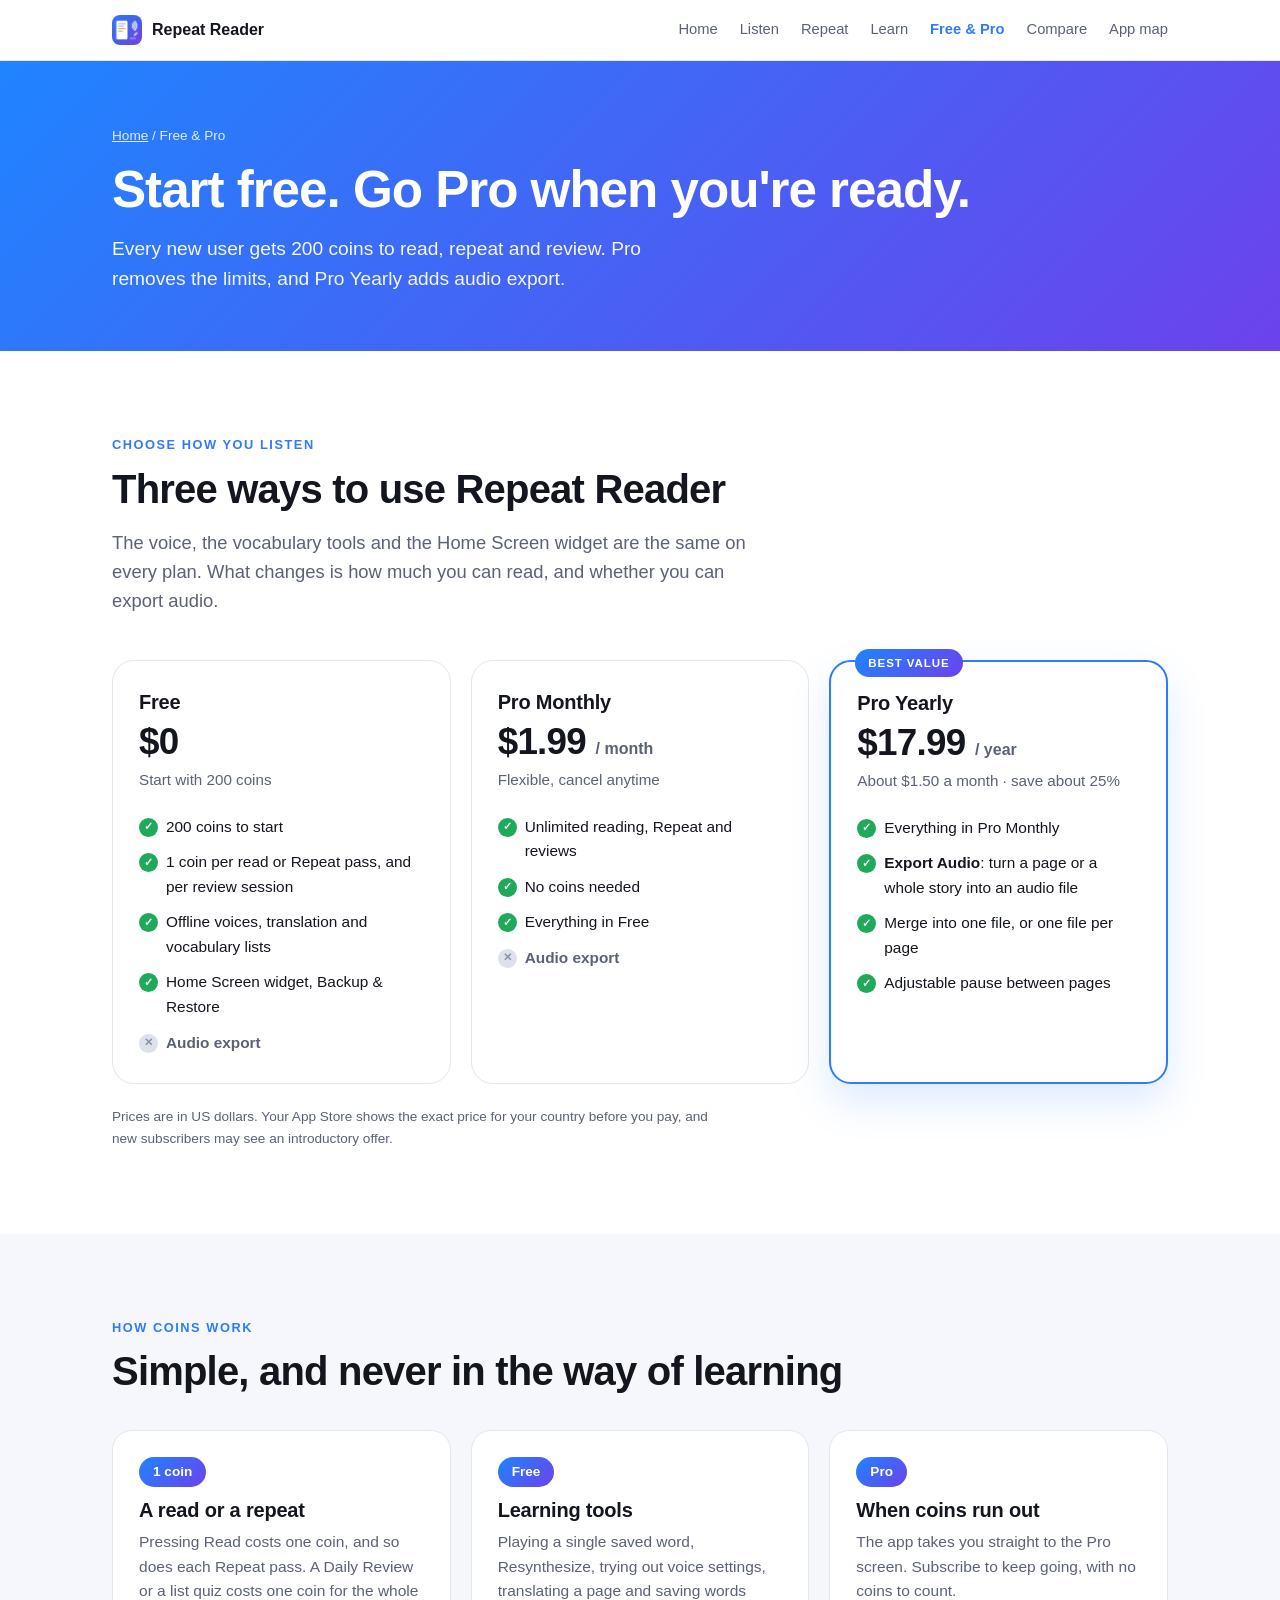
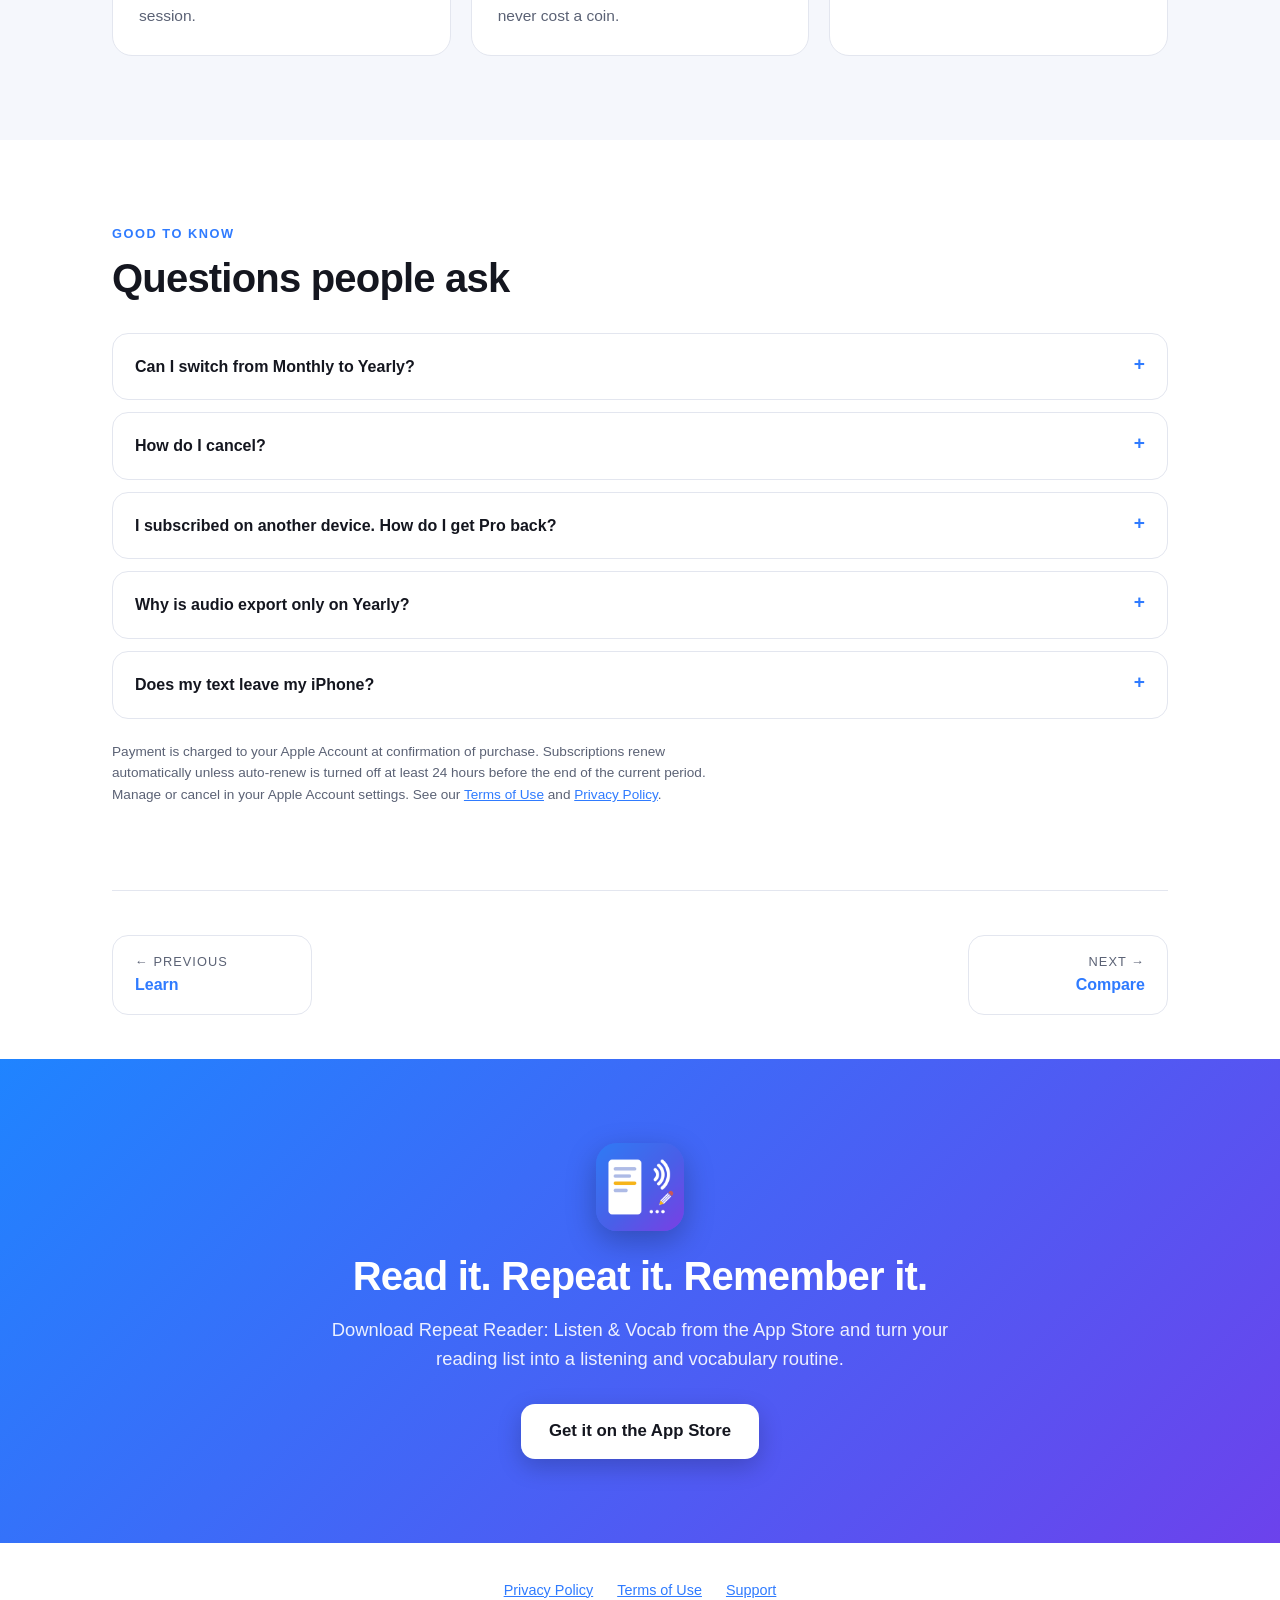
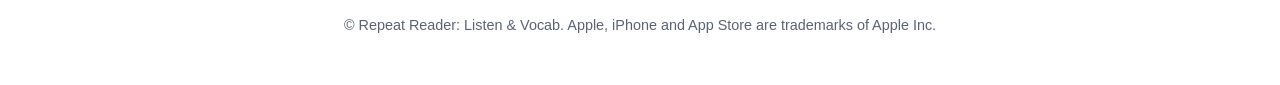
<file: RepeatReader/marketing/pro.html>
<!doctype html>
<html lang="en">
<head>
  <meta charset="utf-8">
  <meta name="viewport" content="width=device-width, initial-scale=1">
  <title>Free &amp; Pro — Repeat Reader: Listen &amp; Vocab</title>
  <meta name="description" content="Start free with 200 coins. Go Pro for unlimited reading, Repeat and reviews, and Pro Yearly adds audio export.">
  <link rel="stylesheet" href="style.css">
</head>
<body>

<nav>
  <div class="wrap">
    <a class="brand" href="index.html"><img src="images/icon.png" alt="Repeat Reader icon"> Repeat Reader</a>
    <ul>
      <li><a href="index.html">Home</a></li>
      <li><a href="listen.html">Listen</a></li>
      <li><a href="repeat.html">Repeat</a></li>
      <li><a href="learn.html">Learn</a></li>
      <li><a href="pro.html" class="active" aria-current="page">Free &amp; Pro</a></li>
      <li><a href="compare.html">Compare</a></li>
      <li><a href="map.html">App map</a></li>
    </ul>
  </div>
</nav>

<header class="page-hero">
  <div class="wrap">
    <div class="crumb"><a href="index.html">Home</a> / Free &amp; Pro</div>
    <h1>Start free. Go Pro when you're ready.</h1>
    <p>Every new user gets 200 coins to read, repeat and review. Pro removes the limits, and Pro Yearly adds audio export.</p>
  </div>
</header>

<section>
  <div class="wrap">
    <div class="eyebrow">Choose how you listen</div>
    <h2>Three ways to use Repeat Reader</h2>
    <p class="lead" style="margin-top:16px">The voice, the vocabulary tools and the Home Screen widget are the same on every plan. What changes is how much you can read, and whether you can export audio.</p>

    <div class="plans">
      <div class="plan">
        <h3>Free</h3>
        <div class="price">$0</div>
        <p class="plan-note">Start with 200 coins</p>
        <ul>
          <li>200 coins to start</li>
          <li>1 coin per read or Repeat pass, and per review session</li>
          <li>Offline voices, translation and vocabulary lists</li>
          <li>Home Screen widget, Backup &amp; Restore</li>
          <li class="no">Audio export</li>
        </ul>
      </div>

      <div class="plan">
        <h3>Pro Monthly</h3>
        <div class="price">$1.99 <small>/ month</small></div>
        <p class="plan-note">Flexible, cancel anytime</p>
        <ul>
          <li>Unlimited reading, Repeat and reviews</li>
          <li>No coins needed</li>
          <li>Everything in Free</li>
          <li class="no">Audio export</li>
        </ul>
      </div>

      <div class="plan featured">
        <span class="ribbon">BEST VALUE</span>
        <h3>Pro Yearly</h3>
        <div class="price">$17.99 <small>/ year</small></div>
        <p class="plan-note">About $1.50 a month · save about 25%</p>
        <ul>
          <li>Everything in Pro Monthly</li>
          <li><b>Export Audio</b>: turn a page or a whole story into an audio file</li>
          <li>Merge into one file, or one file per page</li>
          <li>Adjustable pause between pages</li>
        </ul>
      </div>
    </div>
    <p class="fine">Prices are in US dollars. Your App Store shows the exact price for your country before you pay, and new subscribers may see an introductory offer.</p>
  </div>
</section>

<section class="alt">
  <div class="wrap">
    <div class="eyebrow">How coins work</div>
    <h2>Simple, and never in the way of learning</h2>
    <div class="steps3">
      <div class="mode"><span class="badge">1 coin</span><h3>A read or a repeat</h3><p>Pressing Read costs one coin, and so does each Repeat pass. A Daily Review or a list quiz costs one coin for the whole session.</p></div>
      <div class="mode"><span class="badge">Free</span><h3>Learning tools</h3><p>Playing a single saved word, Resynthesize, trying out voice settings, translating a page and saving words never cost a coin.</p></div>
      <div class="mode"><span class="badge">Pro</span><h3>When coins run out</h3><p>The app takes you straight to the Pro screen. Subscribe to keep going, with no coins to count.</p></div>
    </div>
  </div>
</section>

<section>
  <div class="wrap">
    <div class="eyebrow">Good to know</div>
    <h2>Questions people ask</h2>
    <div class="faq">
      <details>
        <summary>Can I switch from Monthly to Yearly?</summary>
        <p>Yes, right inside the app. Open the Coins &amp; Pro tab and tap Upgrade to Yearly. The App Store shows the price and any credit for unused time before you are charged.</p>
      </details>
      <details>
        <summary>How do I cancel?</summary>
        <p>Open Settings, then your Apple Account, then Subscriptions. You keep Pro until the end of the period you already paid for.</p>
      </details>
      <details>
        <summary>I subscribed on another device. How do I get Pro back?</summary>
        <p>Tap Restore Purchases on the Coins &amp; Pro tab. Pro follows your Apple Account, so there is nothing to sign in to.</p>
      </details>
      <details>
        <summary>Why is audio export only on Yearly?</summary>
        <p>Exporting generates long audio files, so it is part of the Yearly plan. Monthly includes everything else in Pro.</p>
      </details>
      <details>
        <summary>Does my text leave my iPhone?</summary>
        <p>No. Voice, text recognition and translation all run on your device, on every plan.</p>
      </details>
    </div>
    <p class="fine">Payment is charged to your Apple Account at confirmation of purchase. Subscriptions renew automatically unless auto-renew is turned off at least 24 hours before the end of the current period. Manage or cancel in your Apple Account settings. See our <a href="https://chungmai.github.io/Documents/RepeatReader/terms.html">Terms of Use</a> and <a href="https://chungmai.github.io/Documents/RepeatReader/privacy.html">Privacy Policy</a>.</p>
  </div>
</section>

<div class="wrap"><div class="pager"><a href="learn.html"><small>← Previous</small><b>Learn</b></a><a class="next" href="compare.html"><small>Next →</small><b>Compare</b></a></div></div>
<section class="cta">
  <div class="wrap">
    <img src="images/icon.png" alt="" style="width:88px;height:88px;border-radius:21px;margin:0 auto 22px;box-shadow:0 10px 30px rgba(0,0,0,.25)">
    <h2>Read it. Repeat it. Remember it.</h2>
    <p class="lead">Download Repeat Reader: Listen &amp; Vocab from the App Store and turn your reading list into a listening and vocabulary routine.</p>
    <a class="store" href="https://apps.apple.com/vn/app/repeat-reader-listen-vocab/id6798490565">Get it on the App Store</a>
  </div>
</section>

<footer>
  <div class="wrap">
    <p>
      <a href="https://chungmai.github.io/Documents/RepeatReader/privacy.html">Privacy Policy</a>
      <a href="https://chungmai.github.io/Documents/RepeatReader/terms.html">Terms of Use</a>
      <a href="mailto:maihuuchung@gmail.com">Support</a>
    </p>
    <p style="margin-top:12px">© Repeat Reader: Listen &amp; Vocab. Apple, iPhone and App Store are trademarks of Apple Inc.</p>
  </div>
</footer>

</body>
</html>
</file>
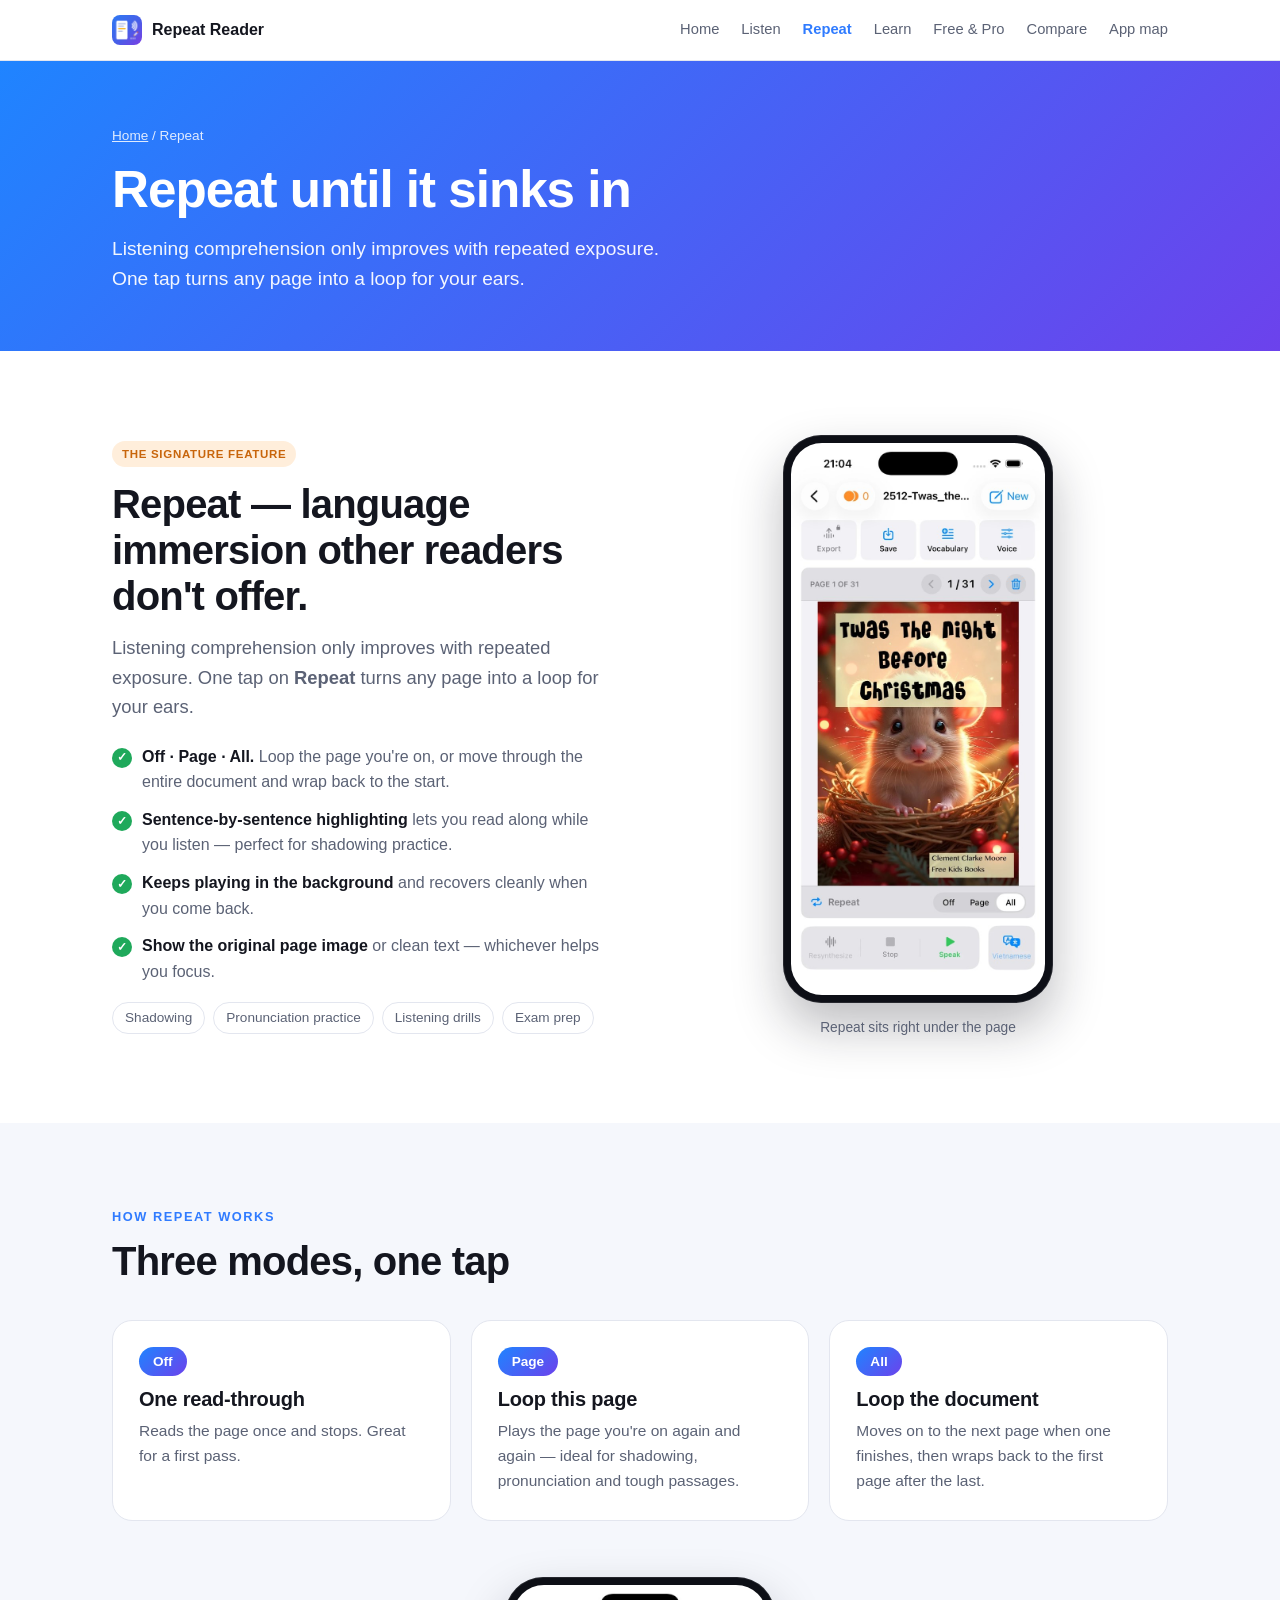
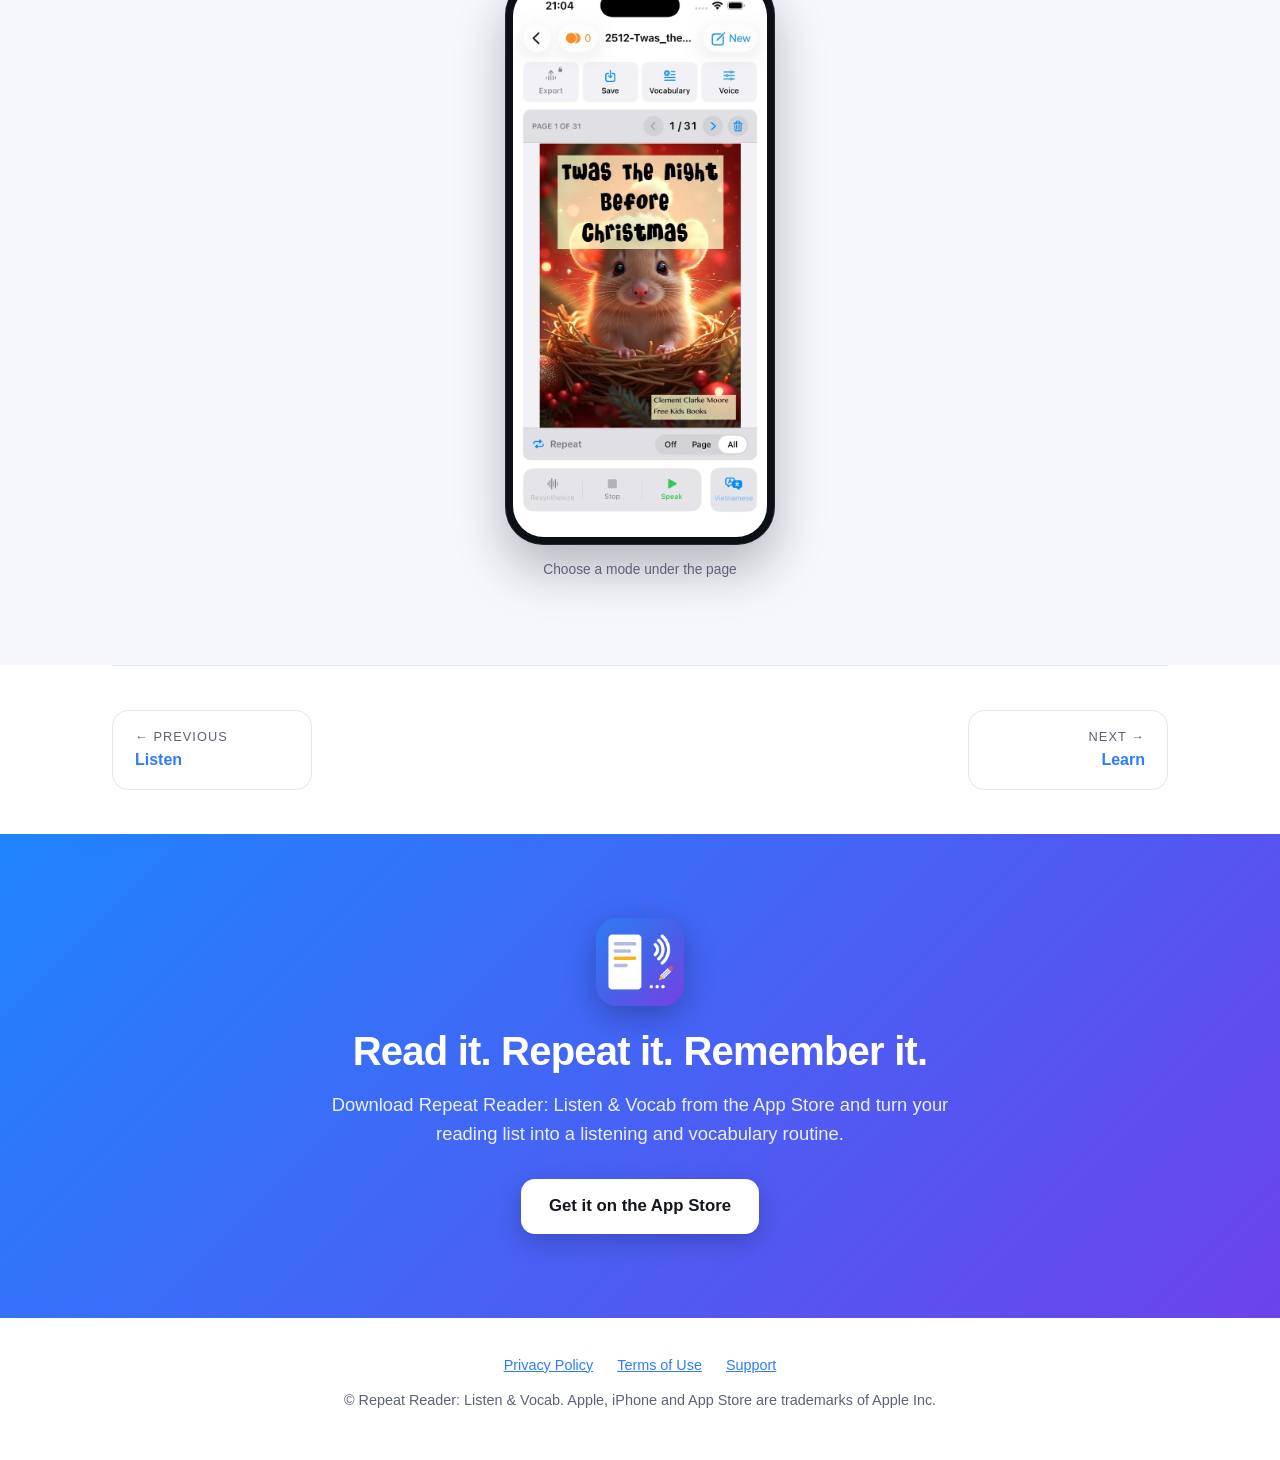
<file: RepeatReader/marketing/repeat.html>
<!doctype html>
<html lang="en">
<head>
  <meta charset="utf-8">
  <meta name="viewport" content="width=device-width, initial-scale=1">
  <title>Repeat — Repeat Reader: Listen &amp; Vocab</title>
  <meta name="description" content="Repeat mode loops a page or a whole document with live sentence highlighting — built for language immersion and shadowing practice.">
  <link rel="stylesheet" href="style.css">
</head>
<body>

<nav>
  <div class="wrap">
    <a class="brand" href="index.html"><img src="images/icon.png" alt="Repeat Reader icon"> Repeat Reader</a>
    <ul>
      <li><a href="index.html">Home</a></li>
      <li><a href="listen.html">Listen</a></li>
      <li><a href="repeat.html" class="active" aria-current="page">Repeat</a></li>
      <li><a href="learn.html">Learn</a></li>
      <li><a href="pro.html">Free &amp; Pro</a></li>
      <li><a href="compare.html">Compare</a></li>
      <li><a href="map.html">App map</a></li>
    </ul>
  </div>
</nav>

<header class="page-hero">
  <div class="wrap">
    <div class="crumb"><a href="index.html">Home</a> / Repeat</div>
    <h1>Repeat until it sinks in</h1>
    <p>Listening comprehension only improves with repeated exposure. One tap turns any page into a loop for your ears.</p>
  </div>
</header>
<section>
  <div class="wrap">
    <div class="feature">
      <div class="copy">
        <span class="tag hot">The signature feature</span>
        <h2>Repeat — language immersion other readers don't offer.</h2>
        <p class="lead">Listening comprehension only improves with repeated exposure. One tap on <b>Repeat</b> turns any page into a loop for your ears.</p>
        <ul>
          <li><b>Off · Page · All.</b> Loop the page you're on, or move through the entire document and wrap back to the start.</li>
          <li><b>Sentence-by-sentence highlighting</b> lets you read along while you listen — perfect for shadowing practice.</li>
          <li><b>Keeps playing in the background</b> and recovers cleanly when you come back.</li>
          <li><b>Show the original page image</b> or clean text — whichever helps you focus.</li>
        </ul>
        <div class="chips">
          <span class="chip">Shadowing</span><span class="chip">Pronunciation practice</span><span class="chip">Listening drills</span><span class="chip">Exam prep</span>
        </div>
      </div>
      <div class="shots">
        <figure><div class="phone"><img src="images/reader.jpg" alt="Reader with the Repeat control under the page"></div><figcaption>Repeat sits right under the page</figcaption></figure>
      </div>
    </div>
  </div>
</section>

<section class="alt">
  <div class="wrap">
    <div class="eyebrow">How Repeat works</div>
    <h2>Three modes, one tap</h2>
    <div class="steps3">
      <div class="mode"><span class="badge">Off</span><h3>One read-through</h3><p>Reads the page once and stops. Great for a first pass.</p></div>
      <div class="mode"><span class="badge">Page</span><h3>Loop this page</h3><p>Plays the page you're on again and again — ideal for shadowing, pronunciation and tough passages.</p></div>
      <div class="mode"><span class="badge">All</span><h3>Loop the document</h3><p>Moves on to the next page when one finishes, then wraps back to the first page after the last.</p></div>
    </div>
    <div class="shots" style="margin-top:56px">
      <figure><div class="phone"><img src="images/reader.jpg" alt="Reader with Repeat control set to All"></div><figcaption>Choose a mode under the page</figcaption></figure>
    </div>
  </div>
</section>

<div class="wrap"><div class="pager"><a href="listen.html"><small>← Previous</small><b>Listen</b></a><a class="next" href="learn.html"><small>Next →</small><b>Learn</b></a></div></div>
<section class="cta">
  <div class="wrap">
    <img src="images/icon.png" alt="" style="width:88px;height:88px;border-radius:21px;margin:0 auto 22px;box-shadow:0 10px 30px rgba(0,0,0,.25)">
    <h2>Read it. Repeat it. Remember it.</h2>
    <p class="lead">Download Repeat Reader: Listen &amp; Vocab from the App Store and turn your reading list into a listening and vocabulary routine.</p>
    <a class="store" href="https://apps.apple.com/vn/app/repeat-reader-listen-vocab/id6798490565">Get it on the App Store</a>
  </div>
</section>

<footer>
  <div class="wrap">
    <p>
      <a href="https://chungmai.github.io/Documents/RepeatReader/privacy.html">Privacy Policy</a>
      <a href="https://chungmai.github.io/Documents/RepeatReader/terms.html">Terms of Use</a>
      <a href="mailto:maihuuchung@gmail.com">Support</a>
    </p>
    <p style="margin-top:12px">© Repeat Reader: Listen &amp; Vocab. Apple, iPhone and App Store are trademarks of Apple Inc.</p>
  </div>
</footer>

</body>
</html>
</file>
<file: RepeatReader/marketing/style.css>
:root {
      --blue: #2f7bff;
      --purple: #6c42ec;
      --ink: #14161f;
      --muted: #5b6275;
      --line: #e3e6ef;
      --soft: #f5f7fc;
      --green: #1fa95b;
      --orange: #ff8a1f;
      --grad: linear-gradient(135deg, #1f84ff 0%, #6c42ec 100%);
      font-family: -apple-system, BlinkMacSystemFont, "SF Pro Text", "Segoe UI", Roboto, sans-serif;
      line-height: 1.6;
      color-scheme: light;
    }
    * { box-sizing: border-box; }
    html { scroll-behavior: smooth; }
    body { margin: 0; background: #fff; color: var(--ink); -webkit-font-smoothing: antialiased; }
    img { max-width: 100%; display: block; }
    a { color: var(--blue); }
    .wrap { max-width: 1100px; margin: 0 auto; padding: 0 22px; }
    h1, h2, h3 { line-height: 1.15; margin: 0; letter-spacing: -0.02em; }
    h2 { font-size: clamp(1.7rem, 4vw, 2.5rem); }
    h3 { font-size: 1.25rem; letter-spacing: -0.01em; }
    p { margin: 0; }
    .eyebrow { font-size: .8rem; font-weight: 700; letter-spacing: .12em; text-transform: uppercase; color: var(--blue); margin-bottom: 10px; }
    .lead { font-size: 1.15rem; color: var(--muted); max-width: 62ch; }
    section { padding: 84px 0; }
    .alt { background: var(--soft); }

    /* ---------- nav ---------- */
    nav { position: sticky; top: 0; z-index: 20; background: rgba(255,255,255,.88); backdrop-filter: blur(12px); border-bottom: 1px solid var(--line); }
    nav .wrap { display: flex; align-items: center; justify-content: space-between; height: 60px; gap: 16px; }
    .brand { display: flex; align-items: center; gap: 10px; font-weight: 700; text-decoration: none; color: var(--ink); }
    .brand img { width: 30px; height: 30px; border-radius: 8px; }
    nav ul { display: flex; gap: 22px; list-style: none; margin: 0; padding: 0; font-size: .92rem; }
    nav ul a { color: var(--muted); text-decoration: none; font-weight: 500; }
    nav ul a:hover { color: var(--ink); }
    

    /* ---------- hero ---------- */
    .hero { background: var(--grad); color: #fff; padding: 72px 0 0; overflow: hidden; }
    .hero-grid { display: grid; grid-template-columns: 1.1fr .9fr; gap: 40px; align-items: end; }
    .hero h1 { font-size: clamp(2.3rem, 6vw, 4rem); }
    .hero p.sub { font-size: 1.25rem; margin-top: 20px; opacity: .93; max-width: 36ch; }
    .hero .icon { width: 84px; height: 84px; border-radius: 20px; box-shadow: 0 10px 30px rgba(0,0,0,.25); margin-bottom: 26px; }
    .pillars { display: flex; flex-wrap: wrap; gap: 10px; margin: 28px 0 40px; }
    .pill { background: rgba(255,255,255,.17); border: 1px solid rgba(255,255,255,.3); padding: 8px 16px; border-radius: 999px; font-weight: 600; font-size: .95rem; }
    .hero-phones { display: flex; justify-content: center; gap: 14px; align-items: flex-end; }
    .hero-phones .phone:nth-child(1) { transform: translateY(40px) scale(.9); transform-origin: bottom; }
    .hero-phones .phone:nth-child(2) { transform: translateY(0); }
    @media (max-width: 860px) {
      .hero-grid { grid-template-columns: 1fr; }
      .hero-phones .phone:nth-child(1) { display: none; }
    }

    /* ---------- phone frame ---------- */
    .phone { background: #0d0f16; border-radius: 38px; padding: 8px; box-shadow: 0 24px 50px rgba(20,22,31,.28), 0 0 0 1px rgba(255,255,255,.1) inset; width: 100%; max-width: 270px; flex: 0 1 auto; }
    .phone img { border-radius: 31px; width: 100%; height: auto; background: #fff; }
    .phone.sheet img { border-radius: 24px; }
    figcaption { text-align: center; font-size: .86rem; color: var(--muted); margin-top: 14px; font-weight: 500; }
    figure { margin: 0; }

    /* ---------- why ---------- */
    .cards { display: grid; grid-template-columns: repeat(3, 1fr); gap: 20px; margin-top: 44px; }
    .card { background: #fff; border: 1px solid var(--line); border-radius: 20px; padding: 26px; }
    .alt .card { border-color: transparent; box-shadow: 0 6px 20px rgba(20,22,31,.06); }
    .card .ico { width: 46px; height: 46px; border-radius: 14px; display: grid; place-items: center; font-size: 1.4rem; margin-bottom: 16px; }
    .card p { color: var(--muted); margin-top: 8px; font-size: .97rem; }
    .i-blue { background: #e4efff; } .i-purple { background: #ece6ff; } .i-green { background: #dff5e8; } .i-orange { background: #ffeedb; }
    @media (max-width: 860px) { .cards { grid-template-columns: 1fr; } }
    .cards.four { grid-template-columns: repeat(4, 1fr); }
    @media (max-width: 960px) { .cards.four { grid-template-columns: repeat(2, 1fr); } }
    @media (max-width: 560px) { .cards.four { grid-template-columns: 1fr; } }

    /* ---------- feature rows ---------- */
    .feature { display: grid; grid-template-columns: 1fr 1fr; gap: 56px; align-items: center; }
    .feature.flip .copy { order: 2; }
    .feature .copy ul { padding: 0; list-style: none; margin: 22px 0 0; display: grid; gap: 12px; }
    .feature .copy li { padding-left: 30px; position: relative; color: var(--muted); }
    .feature .copy li b { color: var(--ink); }
    .feature .copy li::before { content: "✓"; position: absolute; left: 0; top: 0; width: 20px; height: 20px; border-radius: 50%; background: var(--green); color: #fff; font-size: .72rem; font-weight: 800; display: grid; place-items: center; margin-top: 4px; }
    .feature .copy .lead { margin-top: 14px; }
    .shots { display: flex; gap: 18px; justify-content: center; align-items: flex-start; flex-wrap: wrap; }
    .shots figure { flex: 1 1 0; min-width: 130px; max-width: 270px; }
    .shots.three figure { max-width: 220px; }
    .shots figure:nth-child(even) { margin-top: 36px; }
    @media (max-width: 860px) {
      .feature { grid-template-columns: 1fr; gap: 36px; }
      .feature.flip .copy { order: 0; }
    }
    .stack > * + * { margin-top: 84px; }

    /* ---------- tag / badge ---------- */
    .tag { display: inline-block; font-size: .72rem; font-weight: 700; letter-spacing: .06em; text-transform: uppercase; padding: 4px 10px; border-radius: 999px; background: #e4efff; color: var(--blue); margin-bottom: 14px; }
    .tag.hot { background: #ffeedb; color: #c8650b; }
    .tag.go { background: #dff5e8; color: #14803f; }

    /* ---------- comparison ---------- */
    .table-wrap { overflow-x: auto; margin-top: 40px; border-radius: 20px; border: 1px solid var(--line); background: #fff; }
    table { border-collapse: collapse; width: 100%; min-width: 640px; }
    th, td { padding: 16px 20px; text-align: left; border-bottom: 1px solid var(--line); font-size: .97rem; vertical-align: top; }
    tr:last-child td { border-bottom: 0; }
    th { background: var(--soft); font-size: .85rem; letter-spacing: .04em; text-transform: uppercase; color: var(--muted); }
    th.us { background: var(--grad); color: #fff; }
    td.us { background: #f3f0ff; font-weight: 600; }
    .yes { color: var(--green); font-weight: 700; }
    .no { color: #b3b8c6; font-weight: 700; }
    .meh { color: #c8650b; font-weight: 600; }

    /* ---------- loop diagram ---------- */
    .loop { display: grid; grid-template-columns: repeat(5, 1fr); gap: 10px; margin-top: 44px; align-items: stretch; }
    .loop .step { background: #fff; border: 1px solid var(--line); border-radius: 18px; padding: 20px 14px; text-align: center; position: relative; }
    .loop .step .n { width: 30px; height: 30px; border-radius: 50%; background: var(--grad); color: #fff; font-weight: 700; display: grid; place-items: center; margin: 0 auto 10px; font-size: .9rem; }
    .loop .step b { display: block; margin-bottom: 4px; }
    .loop .step span { color: var(--muted); font-size: .88rem; }
    .loop .step:not(:last-child)::after { content: "→"; position: absolute; right: -14px; top: 50%; transform: translateY(-50%); color: var(--blue); font-weight: 800; z-index: 2; background: var(--soft); border-radius: 50%; width: 20px; height: 20px; display: grid; place-items: center; font-size: .85rem; }
    @media (max-width: 860px) {
      .loop { grid-template-columns: 1fr; }
      .loop .step:not(:last-child)::after { content: "↓"; right: 50%; top: auto; bottom: -15px; transform: translateX(50%); }
    }

    /* ---------- tree ---------- */
    .tree-wrap { background: #fff; border: 1px solid var(--line); border-radius: 22px; padding: 32px; margin-top: 40px; overflow-x: auto; }
    .tree, .tree ul { list-style: none; margin: 0; padding-left: 0; }
    .tree ul { margin-left: 14px; padding-left: 22px; border-left: 2px solid var(--line); }
    .tree li { position: relative; padding: 5px 0; }
    .tree ul > li::before { content: ""; position: absolute; left: -22px; top: 21px; width: 16px; border-top: 2px solid var(--line); }
    .tree .node { display: inline-flex; align-items: center; gap: 8px; padding: 6px 14px; border-radius: 12px; font-weight: 600; font-size: .95rem; white-space: nowrap; }
    .tree .root > .node { background: var(--grad); color: #fff; font-size: 1.05rem; padding: 9px 18px; }
    .tree .tab > .node { background: #e4efff; color: #1a5fd6; }
    .tree .tab.green > .node { background: #dff5e8; color: #14803f; }
    .tree .tab.orange > .node { background: #ffeedb; color: #b4590a; }
    .tree .tab.gray > .node { background: #eceef4; color: #3d4358; }
    .tree .leaf > .node { background: var(--soft); border: 1px solid var(--line); font-weight: 500; color: #2a2f40; }
    .tree .leaf small { color: var(--muted); font-weight: 400; white-space: normal; }
    .tree .sub > .node { background: #ece6ff; color: #5a35c9; }
    .legend { display: flex; flex-wrap: wrap; gap: 16px; margin-top: 22px; padding-top: 18px; border-top: 1px dashed var(--line); font-size: .85rem; color: var(--muted); }
    .legend i { display: inline-block; width: 12px; height: 12px; border-radius: 4px; margin-right: 6px; vertical-align: -1px; }

    /* ---------- privacy band ---------- */
    .band { background: var(--ink); color: #fff; }
    .band .lead { color: #b9bfd1; }
    .band .card { background: #1d202c; border-color: #2c3040; }
    .band .card p { color: #b9bfd1; }
    .band .eyebrow { color: #7fb0ff; }

    /* ---------- cta ---------- */
    .cta { background: var(--grad); color: #fff; text-align: center; }
    .cta .lead { color: rgba(255,255,255,.9); margin: 16px auto 0; }
    .store { display: inline-block; margin-top: 30px; background: #fff; color: var(--ink); text-decoration: none; font-weight: 700; padding: 14px 28px; border-radius: 14px; font-size: 1.05rem; box-shadow: 0 8px 24px rgba(0,0,0,.2); }
    footer { padding: 36px 0 48px; color: var(--muted); font-size: .9rem; text-align: center; }
    footer a { margin: 0 10px; }
    .chips { display: flex; flex-wrap: wrap; gap: 8px; margin-top: 18px; }
    .chip { background: #fff; border: 1px solid var(--line); border-radius: 999px; padding: 4px 12px; font-size: .85rem; color: var(--muted); }
  
    /* ---------- multi-page additions ---------- */
    nav ul a.active { color: var(--blue); font-weight: 700; }
    @media (max-width: 760px) {
      nav .wrap { height: auto; padding-top: 10px; padding-bottom: 10px; flex-wrap: wrap; }
      nav ul { width: 100%; overflow-x: auto; gap: 18px; padding-bottom: 4px; white-space: nowrap; }
    }
    .page-hero { background: var(--grad); color: #fff; padding: 64px 0 56px; }
    .page-hero .crumb { font-size: .85rem; opacity: .85; margin-bottom: 14px; }
    .page-hero .crumb a { color: #fff; }
    .page-hero h1 { font-size: clamp(2rem, 5vw, 3.2rem); }
    .page-hero p { font-size: 1.2rem; margin-top: 14px; opacity: .94; max-width: 52ch; }
    .explore { display: grid; grid-template-columns: repeat(3, 1fr); gap: 20px; margin-top: 44px; }
    .tile { display: flex; flex-direction: column; background: #fff; border: 1px solid var(--line); border-radius: 22px; overflow: hidden; text-decoration: none; color: var(--ink); transition: transform .18s, box-shadow .18s; }
    .tile:hover { transform: translateY(-4px); box-shadow: 0 16px 36px rgba(20,22,31,.12); }
    .tile .thumb { height: 230px; background: var(--soft); overflow: hidden; display: flex; justify-content: center; padding-top: 22px; }
    .tile .thumb .phone { max-width: 190px; border-radius: 28px 28px 0 0; padding-bottom: 0; }
    .tile .thumb .phone img { border-radius: 22px 22px 0 0; }
    .tile .thumb.plain { align-items: center; padding-top: 0; font-size: 3.4rem; background: linear-gradient(135deg,#eaf1ff,#efe9ff); }
    .tile .body { padding: 22px 24px 26px; display: flex; flex-direction: column; gap: 8px; flex: 1; }
    .tile .body p { color: var(--muted); font-size: .95rem; }
    .tile .go-link { margin-top: auto; padding-top: 10px; color: var(--blue); font-weight: 700; }
    @media (max-width: 900px) { .explore { grid-template-columns: 1fr 1fr; } }
    @media (max-width: 580px) { .explore { grid-template-columns: 1fr; } }
    .pager { display: flex; justify-content: space-between; gap: 16px; padding: 44px 0; border-top: 1px solid var(--line); flex-wrap: wrap; }
    .pager a { text-decoration: none; display: block; padding: 16px 22px; border: 1px solid var(--line); border-radius: 16px; min-width: 200px; color: var(--ink); background: #fff; }
    .pager a:hover { border-color: var(--blue); }
    .pager small { display: block; color: var(--muted); font-size: .8rem; text-transform: uppercase; letter-spacing: .08em; }
    .pager b { color: var(--blue); }
    .pager .next { text-align: right; margin-left: auto; }
    .steps3 { display: grid; grid-template-columns: repeat(3, 1fr); gap: 20px; margin-top: 36px; }
    @media (max-width: 860px) { .steps3 { grid-template-columns: 1fr; } }
    .mode { background: #fff; border: 1px solid var(--line); border-radius: 20px; padding: 26px; }
    .mode .badge { display: inline-block; font-weight: 800; font-size: .85rem; background: var(--grad); color: #fff; border-radius: 999px; padding: 4px 14px; margin-bottom: 12px; }
    .mode p { color: var(--muted); font-size: .97rem; margin-top: 8px; }

/* ---------- Free & Pro page ---------- */
.tree .tab.purple > .node { background: #ece6ff; color: #5a35c9; }
.plans { display: grid; grid-template-columns: repeat(3, 1fr); gap: 20px; margin-top: 44px; align-items: stretch; }
.plan { background: #fff; border: 1px solid var(--line); border-radius: 22px; padding: 30px 26px 28px; position: relative; display: flex; flex-direction: column; }
.plan.featured { border: 2px solid var(--blue); box-shadow: 0 18px 40px rgba(47,123,255,.16); }
.plan .ribbon { position: absolute; top: -13px; left: 24px; background: var(--grad); color: #fff; font-size: .72rem; font-weight: 800; letter-spacing: .08em; padding: 5px 13px; border-radius: 999px; }
.plan .price { font-size: 2.3rem; font-weight: 800; letter-spacing: -0.02em; margin-top: 8px; line-height: 1.1; }
.plan .price small { font-size: 1rem; font-weight: 600; color: var(--muted); letter-spacing: 0; }
.plan .plan-note { color: var(--muted); font-size: .95rem; margin-top: 6px; }
.plan ul { list-style: none; padding: 0; margin: 22px 0 0; display: grid; gap: 11px; }
.plan li { position: relative; padding-left: 27px; color: var(--ink); font-size: .96rem; }
.plan li::before { content: "✓"; position: absolute; left: 0; top: 1px; width: 19px; height: 19px; border-radius: 50%; background: var(--green); color: #fff; font-size: .7rem; font-weight: 800; display: grid; place-items: center; margin-top: 2px; }
.plan li.no { color: var(--muted); }
.plan li.no::before { content: "✕"; background: #dde1ec; color: #8a91a6; }
.fine { color: var(--muted); font-size: .85rem; margin-top: 22px; max-width: 80ch; }
.faq { margin-top: 32px; display: grid; gap: 12px; }
.faq details { background: #fff; border: 1px solid var(--line); border-radius: 16px; padding: 4px 22px; }
.faq summary { cursor: pointer; font-weight: 600; padding: 16px 0; list-style: none; display: flex; justify-content: space-between; gap: 16px; }
.faq summary::-webkit-details-marker { display: none; }
.faq summary::after { content: "+"; color: var(--blue); font-weight: 800; font-size: 1.2rem; line-height: 1; }
.faq details[open] summary::after { content: "−"; }
.faq details p { color: var(--muted); padding: 0 0 18px; }
@media (max-width: 860px) { .plans { grid-template-columns: 1fr; } }
</file>
